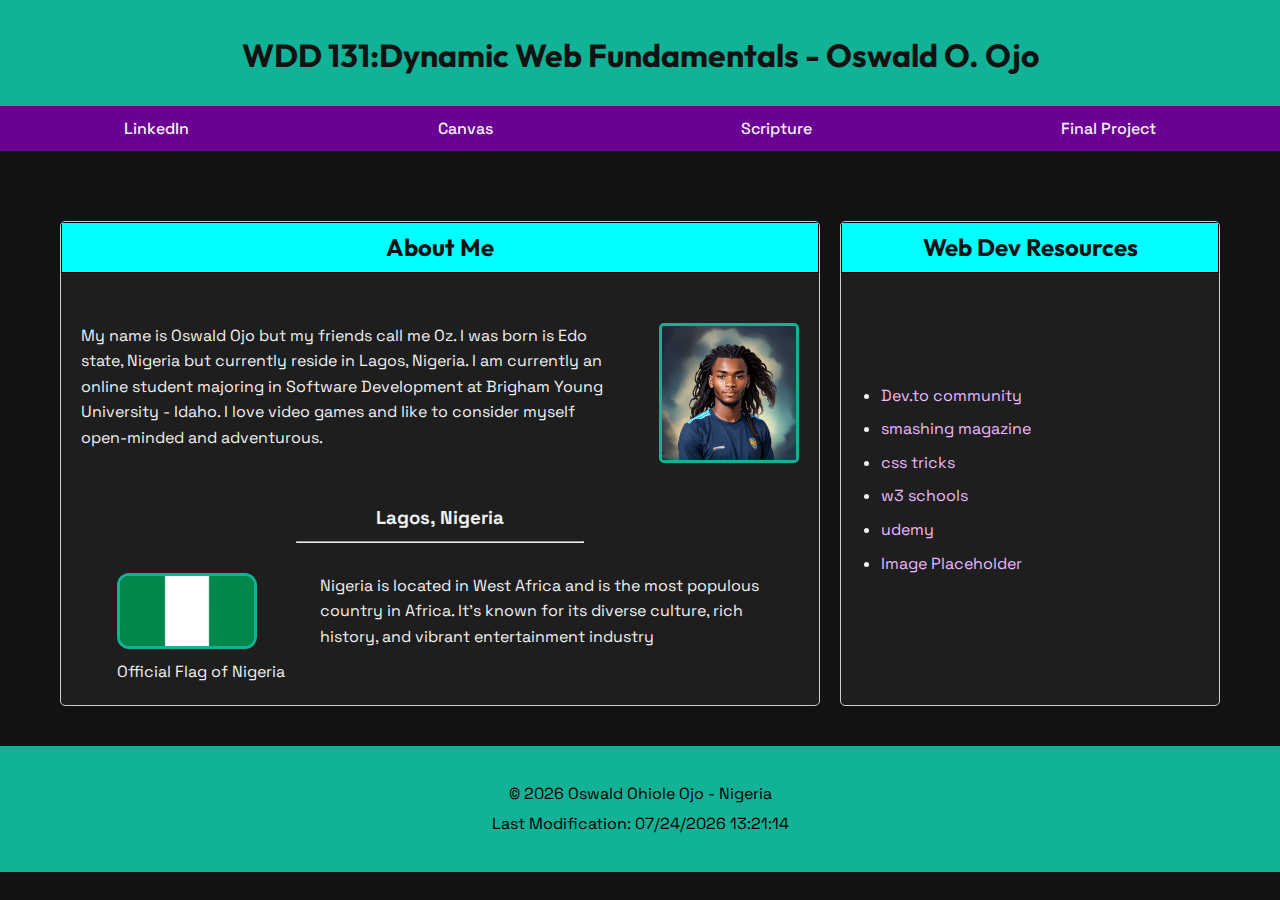
<file: index.html>
<!DOCTYPE html>
<html lang="en">
<head>
    <meta charset="UTF-8">
    <meta name="viewport" content="width=device-width, initial-scale=1.0">
    <title>WDD 131 – Dynamic Web Fundamentals - Oswald</title>
    <meta name="description" content="WDD 131 – Dynamic Web Fundamentals - Oswald - Responsive HTML CSS JAVASCRIPT homepage assignment showing pre-requisite knowledge">
    <meta name="author" content="Oswald - BYUI">
    <link rel="stylesheet" type="text/css" href="styles/base.css">
    <script src="./scripts/getdates.js" defer></script>
</head>
<body>
    <header>
        <h1>WDD 131:Dynamic Web Fundamentals - Oswald O. Ojo</h1>
        <nav>
            <ul>
                <li><a href="https://www.linkedin.com/in/oswaldojo/">LinkedIn</a></li>
                <li><a href="https://byupw.instructure.com/">Canvas</a></li>
                <li><a href="https://www.churchofjesuschrist.org/study/scriptures/nt/matt/11?lang=eng&id=p28#p28">Scripture</a></li>
                <li><a href="#">Final Project</a></li>
            </ul>
        </nav>
    </header>
    <main>
        <section class="card" id="about-me-section">
            <h2>About Me</h2>
            <div class="about-me-content">
                <p>My name is Oswald Ojo but my friends call me Oz. I was born is Edo state, Nigeria
                    but currently reside in Lagos, Nigeria. I am currently an online student majoring in
                    Software Development at Brigham Young University - Idaho. I love video games and like
                    to consider myself open-minded and adventurous.
                 </p>
                 <img class="profile-image" src="images/my-ai-image.webp" alt="an image of me" width="140" height="140">
            </div>
           <div class="location-section">
            <h3>Lagos, Nigeria</h3>
            <hr>
            <div class="flag-container">
                <img src="./images/nigerian-flag.webp" alt="Flag of Nigeria" width="140" height="140">
                <p class="flag-caption">Official Flag of Nigeria</p>
               </div>
            <p>Nigeria is located in West Africa and is the most populous country in Africa. 
                It's known for its diverse culture, rich history, and vibrant entertainment industry</p>
           </div>

        </section>

        <section class="card" id="web-dev-resources-section">
            <h2>Web Dev Resources</h2>
            <ul>
                <li><a href="#">Dev.to community</a></li>
                <li><a href="#">smashing magazine</a></li>
                <li><a href="#">css tricks</a></li>
                <li><a href="#">w3 schools</a></li>
                <li><a href="#">udemy</a></li>
                <li><a href="#">Image Placeholder</a></li>
            </ul>
        </section>
    </main>
    <footer>
        <p>© <span id="currentyear"></span> Oswald Ohiole Ojo - Nigeria</p>
        <p id="lastModified"></p>
    </footer>
</body>
</html>
</file>
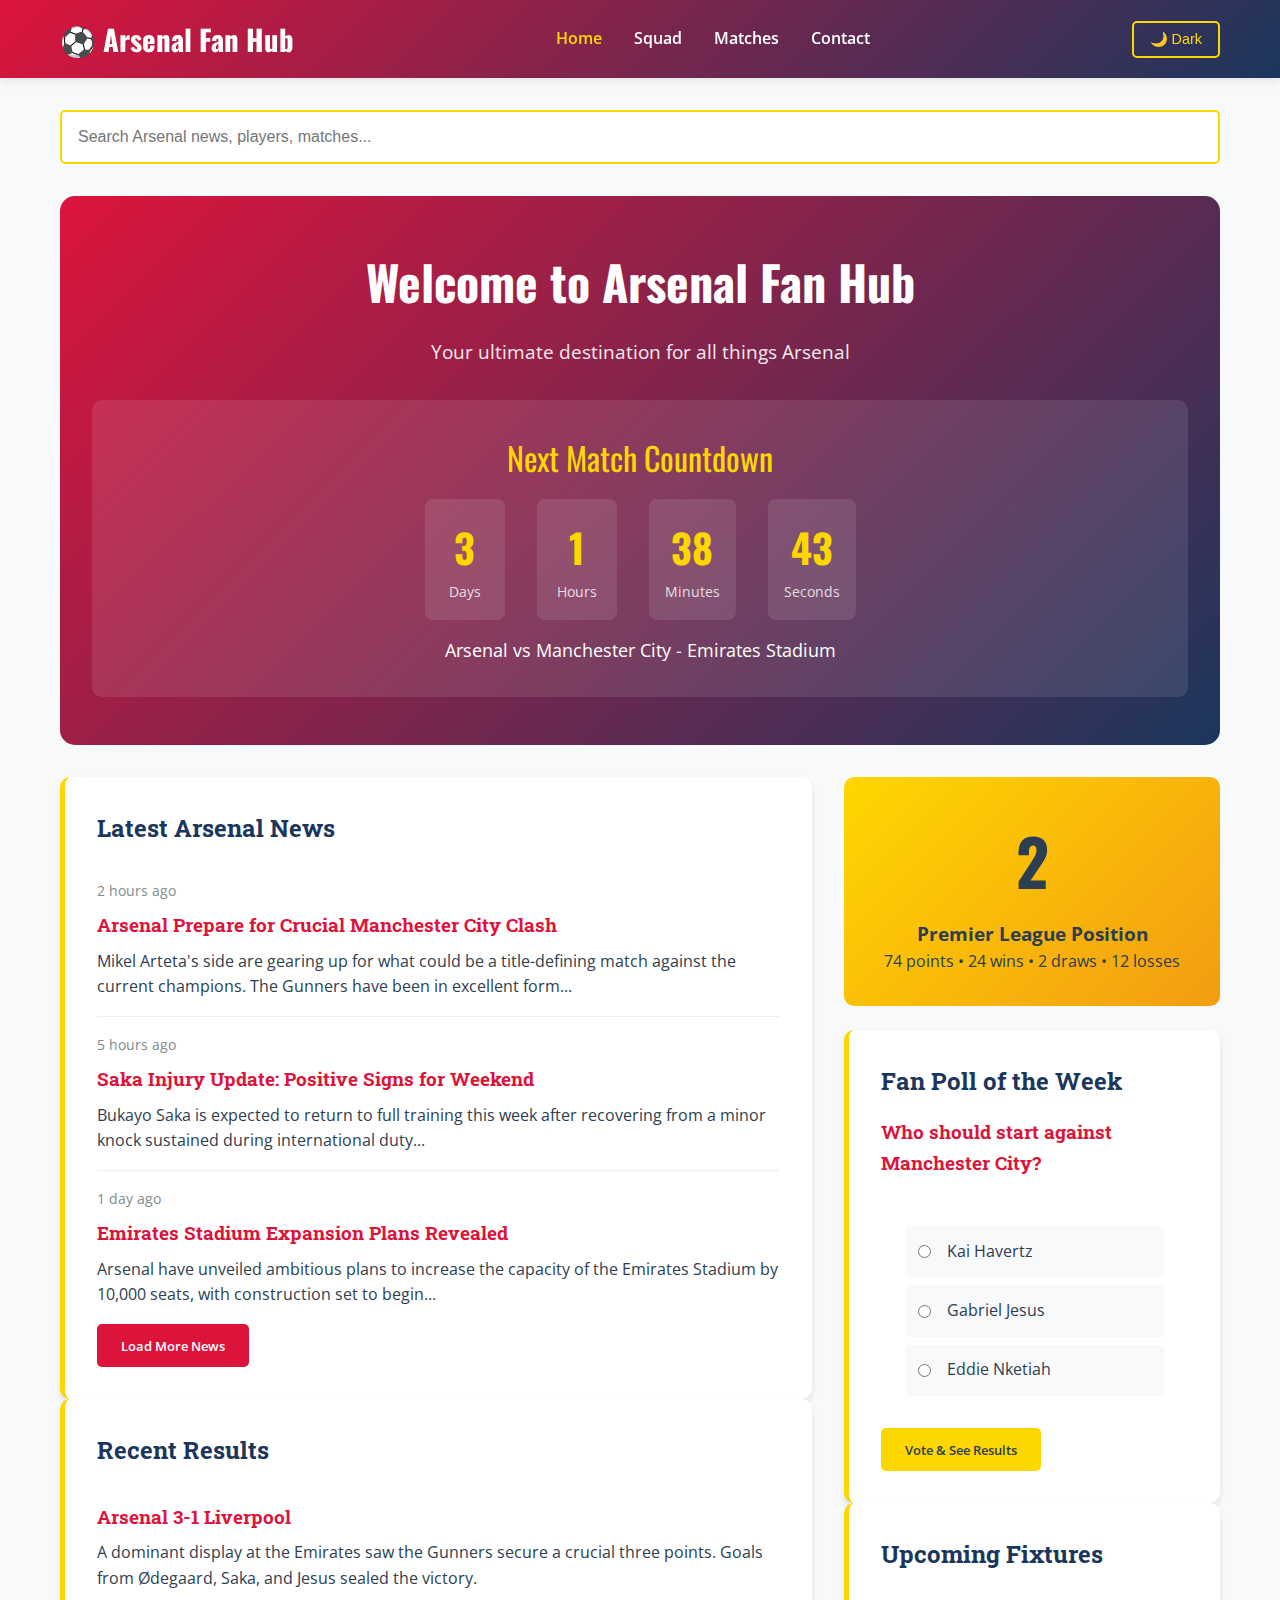
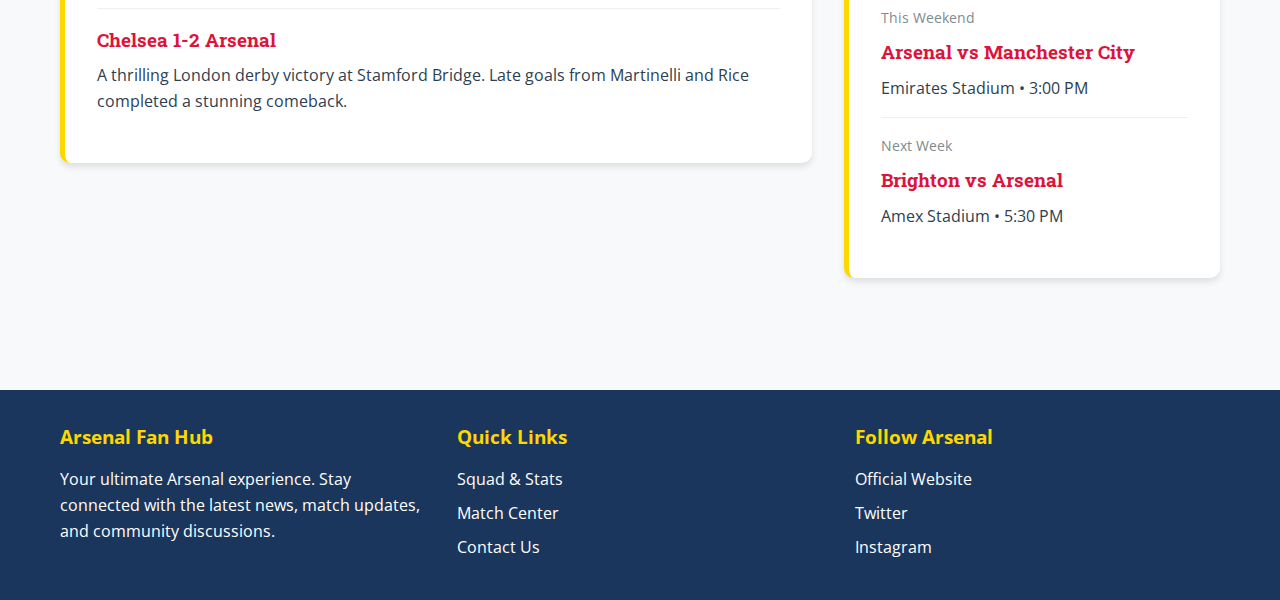
<file: Arsenal-Fan-Hub/index.html>
<!DOCTYPE html>
<html lang="en">
  <head>
    <meta charset="UTF-8" />
    <meta name="viewport" content="width=device-width, initial-scale=1.0" />
    <title>Arsenal Fan Hub - Home</title>
    <meta name="description" content="Your ultimate Arsenal Fan Hub for the latest news, match updates, player stats, and community discussions. Stay connected with everything Arsenal.">
    <meta name="author" content="Oswald Ojo">
    <link rel="preconnect" href="https://fonts.googleapis.com" />
    <link rel="preconnect" href="https://fonts.gstatic.com" crossorigin />
    <link
      href="https://fonts.googleapis.com/css2?family=Roboto+Slab:wght@400;700&family=Open+Sans:wght@400;600&family=Oswald:wght@500;700&display=swap"
      rel="stylesheet"
    />
    <link rel="stylesheet" href="styles/base.css" />
    <script src="scripts/home.js"></script>
  </head>
  <body>
    <header class="header">
      <div class="container">
        <div class="header-content">
          <a href="#" class="logo">⚽ Arsenal Fan Hub</a>
          <nav class="nav" id="nav">
            <a href="#" class="active">Home</a>
            <a href="squad.html">Squad</a>
            <a href="matches.html">Matches</a>
            <a href="contact.html">Contact</a>
          </nav>
          <button class="theme-toggle" onclick="toggleTheme()">🌙 Dark</button>
          <button class="mobile-menu" onclick="toggleMobileMenu()">☰</button>
        </div>
      </div>
    </header>

    <main class="main">
      <div class="container">
        <div class="search-container">
          <input
            type="text"
            class="search-input"
            placeholder="Search Arsenal news, players, matches..."
            id="searchInput"
            onkeyup="searchContent()"
          />
        </div>

        <section class="hero">
          <h1
            style="
              font-family: 'Oswald', sans-serif;
              font-size: 3rem;
              margin-bottom: 1rem;
            "
          >
            Welcome to Arsenal Fan Hub
          </h1>
          <p style="font-size: 1.2rem; opacity: 0.9">
            Your ultimate destination for all things Arsenal
          </p>

          <div class="countdown-container">
            <div class="countdown-title">Next Match Countdown</div>
            <div class="countdown" id="countdown">
              <div class="countdown-item">
                <span class="countdown-number" id="days">0</span>
                <span class="countdown-label">Days</span>
              </div>
              <div class="countdown-item">
                <span class="countdown-number" id="hours">0</span>
                <span class="countdown-label">Hours</span>
              </div>
              <div class="countdown-item">
                <span class="countdown-number" id="minutes">0</span>
                <span class="countdown-label">Minutes</span>
              </div>
              <div class="countdown-item">
                <span class="countdown-number" id="seconds">0</span>
                <span class="countdown-label">Seconds</span>
              </div>
            </div>
            <p style="margin-top: 1rem; font-size: 1.1rem">
              Arsenal vs Manchester City - Emirates Stadium
            </p>
          </div>
        </section>

        <div class="content-grid">
          <div class="main-content">
            <div class="card">
              <h2>Latest Arsenal News</h2>
              <div id="newsContainer">
                <div class="news-item">
                  <div class="news-meta">2 hours ago</div>
                  <h3>Arsenal Prepare for Crucial Manchester City Clash</h3>
                  <p>
                    Mikel Arteta's side are gearing up for what could be a
                    title-defining match against the current champions. The
                    Gunners have been in excellent form...
                  </p>
                </div>
                <div class="news-item">
                  <div class="news-meta">5 hours ago</div>
                  <h3>Saka Injury Update: Positive Signs for Weekend</h3>
                  <p>
                    Bukayo Saka is expected to return to full training this week
                    after recovering from a minor knock sustained during
                    international duty...
                  </p>
                </div>
                <div class="news-item">
                  <div class="news-meta">1 day ago</div>
                  <h3>Emirates Stadium Expansion Plans Revealed</h3>
                  <p>
                    Arsenal have unveiled ambitious plans to increase the
                    capacity of the Emirates Stadium by 10,000 seats, with
                    construction set to begin...
                  </p>
                </div>
              </div>
              <button class="btn" onclick="loadMoreNews()">
                Load More News
              </button>
            </div>

            <div class="card">
              <h2>Recent Results</h2>
              <div class="news-item">
                <h3>Arsenal 3-1 Liverpool</h3>
                <p>
                  A dominant display at the Emirates saw the Gunners secure a
                  crucial three points. Goals from Ødegaard, Saka, and Jesus
                  sealed the victory.
                </p>
              </div>
              <div class="news-item">
                <h3>Chelsea 1-2 Arsenal</h3>
                <p>
                  A thrilling London derby victory at Stamford Bridge. Late
                  goals from Martinelli and Rice completed a stunning comeback.
                </p>
              </div>
            </div>
          </div>

          <div class="sidebar">
            <div class="league-position">
              <div class="position-number">2</div>
              <h3>Premier League Position</h3>
              <p>74 points • 24 wins • 2 draws • 12 losses</p>
            </div>

            <div class="card">
              <h2>Fan Poll of the Week</h2>
              <h3>Who should start against Manchester City?</h3>
              <div class="poll-container">
                <div class="poll-option" onclick="vote('havertz')">
                  <input type="radio" name="poll" value="havertz" />
                  <span>Kai Havertz</span>
                </div>
                <div class="poll-option" onclick="vote('jesus')">
                  <input type="radio" name="poll" value="jesus" />
                  <span>Gabriel Jesus</span>
                </div>
                <div class="poll-option" onclick="vote('nketiah')">
                  <input type="radio" name="poll" value="nketiah" />
                  <span>Eddie Nketiah</span>
                </div>
              </div>
              <button class="btn btn-secondary" onclick="showPollResults()">
                Vote & See Results
              </button>
              <div class="poll-result" id="pollResults">
                <h4>Poll Results:</h4>
                <div>
                  Kai Havertz:
                  <div class="result-bar" style="width: 45%"></div>
                  45%
                </div>
                <div>
                  Gabriel Jesus:
                  <div class="result-bar" style="width: 35%"></div>
                  35%
                </div>
                <div>
                  Eddie Nketiah:
                  <div class="result-bar" style="width: 20%"></div>
                  20%
                </div>
              </div>
            </div>

            <div class="card">
              <h2>Upcoming Fixtures</h2>
              <div class="news-item">
                <div class="news-meta">This Weekend</div>
                <h3>Arsenal vs Manchester City</h3>
                <p>Emirates Stadium • 3:00 PM</p>
              </div>
              <div class="news-item">
                <div class="news-meta">Next Week</div>
                <h3>Brighton vs Arsenal</h3>
                <p>Amex Stadium • 5:30 PM</p>
              </div>
            </div>
          </div>
        </div>
      </div>
    </main>

    <footer class="footer">
      <div class="container">
        <div class="footer-content">
          <div>
            <h3>Arsenal Fan Hub</h3>
            <p>
              Your ultimate Arsenal experience. Stay connected with the latest
              news, match updates, and community discussions.
            </p>
          </div>
          <div>
            <h3>Quick Links</h3>
            <a href="#" style="display: block; margin: 0.5rem 0"
              >Squad & Stats</a
            >
            <a href="#" style="display: block; margin: 0.5rem 0"
              >Match Center</a
            >
            <a href="#" style="display: block; margin: 0.5rem 0">Contact Us</a>
          </div>
          <div>
            <h3>Follow Arsenal</h3>
            <a href="#" style="display: block; margin: 0.5rem 0"
              >Official Website</a
            >
            <a href="#" style="display: block; margin: 0.5rem 0">Twitter</a>
            <a href="#" style="display: block; margin: 0.5rem 0">Instagram</a>
          </div>
        </div>
      </div>
    </footer>
  </body>
</html>
</file>
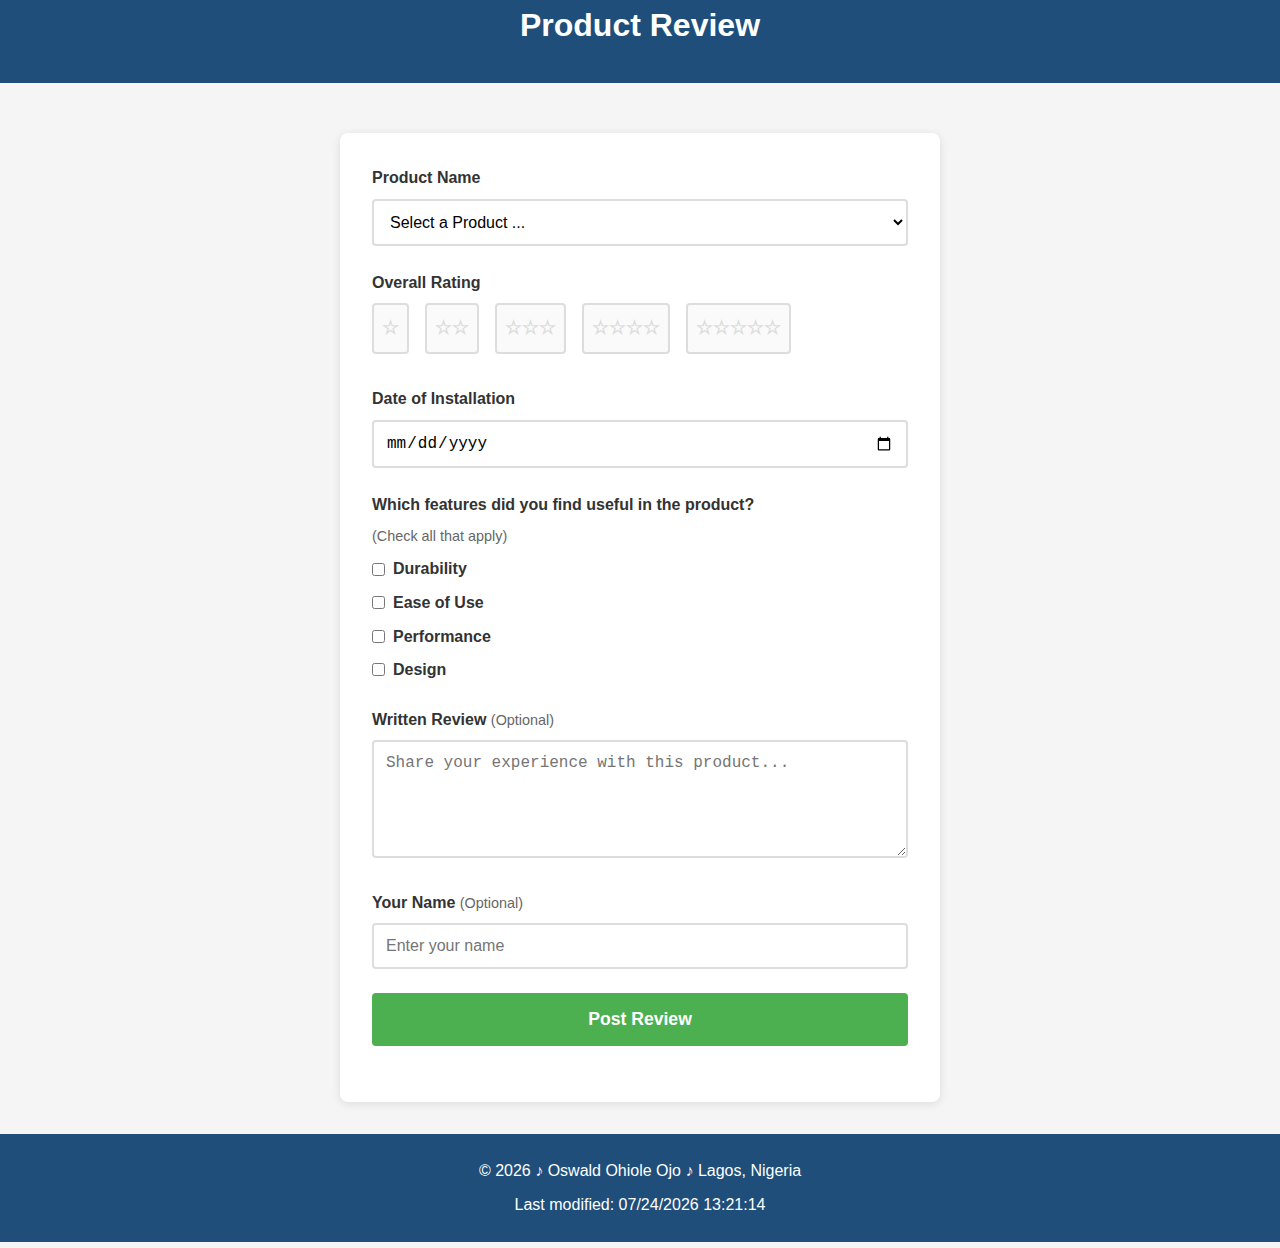
<file: form.html>
<!DOCTYPE html>
<html lang="en">
<head>
    <meta charset="UTF-8">
    <meta name="viewport" content="width=device-width, initial-scale=1.0">
    <meta name="description" content="WDD 131 - Dynamic Web Fundamentals - Oswald Ohiole Ojo - A portfolio page showcasing form validation">
    <meta name="author" content="Oswald Ohiole Ojo">
    <title>Product Review Form</title>
    <link rel="stylesheet" href="styles/form.css">
    <script src="scripts/form.js" defer></script>
</head>
<body>
 <header>
    <h1>Product Review</h1>
</header>
<main>
        <div class="form-container">
            <form id="reviewForm" method="get" action="review.html">
                
                <!-- Product Name -->
                <div class="form-group">
                    <label for="productName">Product Name</label>
                    <select id="productName" name="productName" required>
                        <option value="" disabled selected>Select a Product ...</option>
                        <!-- Options will be populated by JavaScript -->
                    </select>
                </div>

                <!-- Overall Rating -->
                <div class="form-group">
                    <label>Overall Rating</label>
                    <div class="rating-container">
                        <input type="radio" id="rating1" name="rating" value="1" required>
                        <label for="rating1" class="star-label">
                            <span class="star">☆</span>
                        </label>

                        <input type="radio" id="rating2" name="rating" value="2" required>
                        <label for="rating2" class="star-label">
                            <span class="star">☆</span>
                            <span class="star">☆</span>
                        </label>

                        <input type="radio" id="rating3" name="rating" value="3" required>
                        <label for="rating3" class="star-label">
                            <span class="star">☆</span>
                            <span class="star">☆</span>
                            <span class="star">☆</span>
                        </label>

                        <input type="radio" id="rating4" name="rating" value="4" required>
                        <label for="rating4" class="star-label">
                            <span class="star">☆</span>
                            <span class="star">☆</span>
                            <span class="star">☆</span>
                            <span class="star">☆</span>
                        </label>

                        <input type="radio" id="rating5" name="rating" value="5" required>
                        <label for="rating5" class="star-label">
                            <span class="star">☆</span>
                            <span class="star">☆</span>
                            <span class="star">☆</span>
                            <span class="star">☆</span>
                            <span class="star">☆</span>
                        </label>
                    </div>
                </div>

                <!-- Date of Installation -->
                <div class="form-group">
                    <label for="installDate">Date of Installation</label>
                    <input type="date" id="installDate" name="installDate" required>
                </div>

                <!-- Useful Features -->
                <div class="form-group">
                    <label>Which features did you find useful in the product?</label>
                    <p class="helper-text">(Check all that apply)</p>
                    <div class="checkbox-group">
                        <div class="checkbox-item">
                            <input type="checkbox" id="durability" name="features" value="Durability">
                            <label for="durability">Durability</label>
                        </div>
                        <div class="checkbox-item">
                            <input type="checkbox" id="easeOfUse" name="features" value="Ease of Use">
                            <label for="easeOfUse">Ease of Use</label>
                        </div>
                        <div class="checkbox-item">
                            <input type="checkbox" id="performance" name="features" value="Performance">
                            <label for="performance">Performance</label>
                        </div>
                        <div class="checkbox-item">
                            <input type="checkbox" id="design" name="features" value="Design">
                            <label for="design">Design</label>
                        </div>
                    </div>
                </div>

                <!-- Written Review -->
                <div class="form-group">
                    <label for="writtenReview">Written Review <span class="optional">(Optional)</span></label>
                    <textarea id="writtenReview" name="writtenReview" rows="5" placeholder="Share your experience with this product..."></textarea>
                </div>

                <!-- User Name -->
                <div class="form-group">
                    <label for="userName">Your Name <span class="optional">(Optional)</span></label>
                    <input type="text" id="userName" name="userName" placeholder="Enter your name">
                </div>

                <!-- Submit Button -->
                <div class="form-group">
                    <input type="submit" value="Post Review" class="submit-btn">
                </div>
            </form>
        </div>
    </main>

   
<footer>
    <p>&copy; <span id="currentYear"></span> &#9834; Oswald Ohiole Ojo &#9834; Lagos, Nigeria</p>
    <p id="lastModified"></p>
</footer>
</body>
</html>
</file>
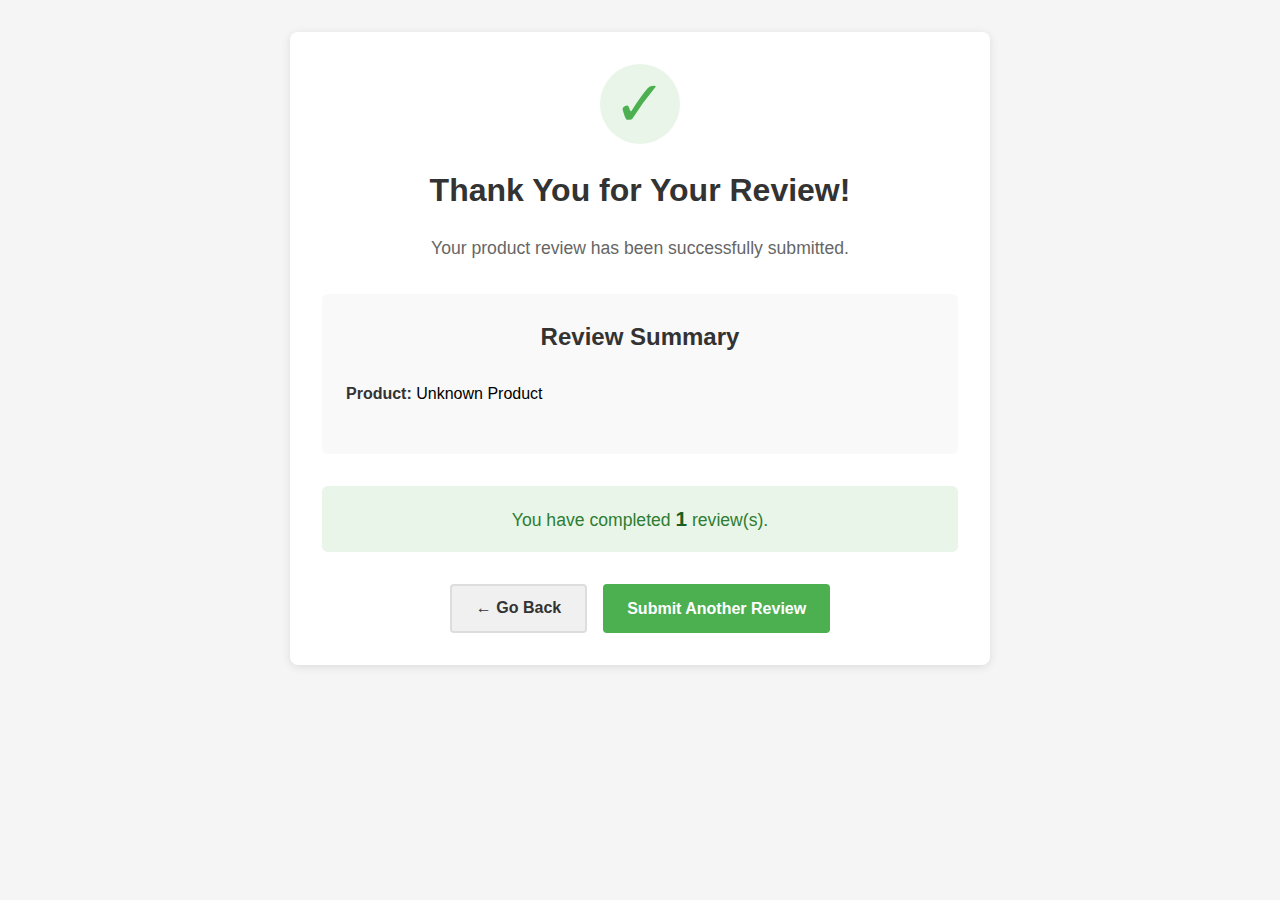
<file: review.html>
<!DOCTYPE html>
<html lang="en">
<head>
    <meta charset="UTF-8">
    <meta name="viewport" content="width=device-width, initial-scale=1.0">
    <meta name="description" content="WDD 131 - Dynamic Web Fundamentals - Oswald Ohiole Ojo - A confirmation page showcasing succesful form submission and preview of submitted review">
    <meta name="author" content="Oswald Ohiole Ojo">
    <title>Review Submitted - Thank You!</title>
    <link rel="stylesheet" href="styles/review.css">
    <script src="scripts/review.js" defer></script>
</head>
<body>
     <main>
        <div class="confirmation-container">
            <div class="success-icon">✓</div>
            <h1>Thank You for Your Review!</h1>
            <p class="confirmation-message">Your product review has been successfully submitted.</p>
            
            <div class="review-summary">
                <h2>Review Summary</h2>
                <div id="reviewDetails">
                    <!-- Review details will be populated by JavaScript -->
                </div>
            </div>

            <div class="counter-section">
                <p class="counter-text">
                    You have completed <span id="reviewCount" class="counter-number">0</span> review(s).
                </p>
            </div>

            <div class="action-buttons">
                <button onclick="window.history.back()" class="btn btn-secondary">← Go Back</button>
                <a href="form.html" class="btn btn-primary">Submit Another Review</a>
            </div>
        </div>
    </main>
</body>
</html>
</file>
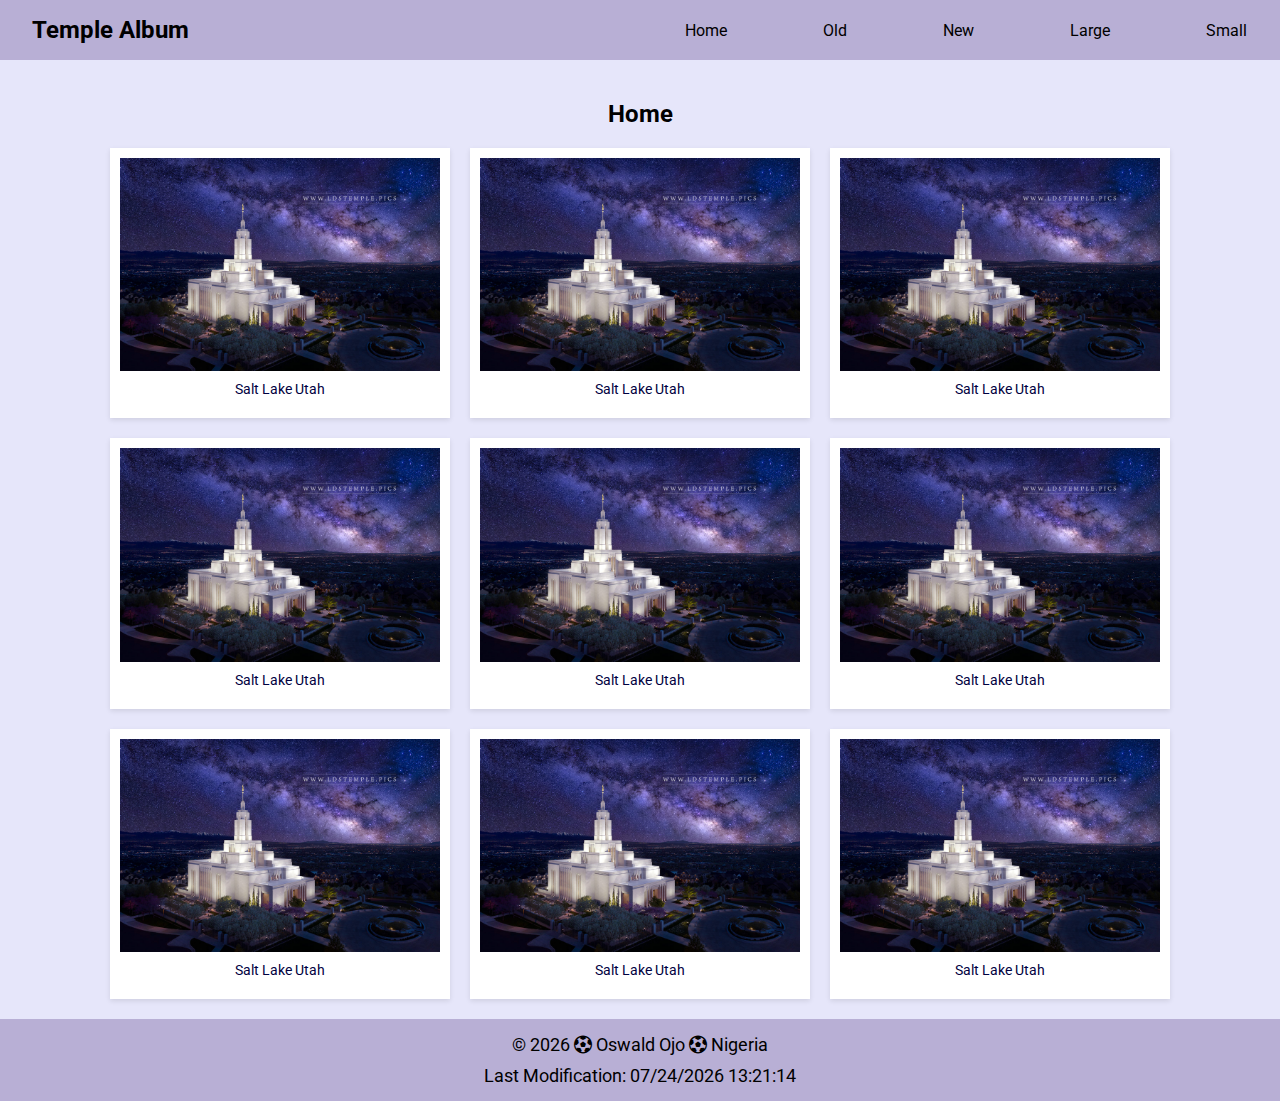
<file: temples.html>
<!DOCTYPE html>
<html lang="en">
<head>
    <meta charset="UTF-8">
    <meta name="viewport" content="width=device-width, initial-scale=1.0">
    <meta name="author" content="Oswald">
    <meta name="description" content="A responsive web design project showcasing a picture album with a 'hamburger' menu, adapting seamlessly to various screen sizes..">
    <link rel="stylesheet" href="styles/temples.css">
    <link rel="stylesheet" href="styles/temples-large.css">
    <link rel="stylesheet" href="https://cdnjs.cloudflare.com/ajax/libs/font-awesome/4.7.0/css/font-awesome.min.css">
    <link rel="preconnect" href="https://fonts.googleapis.com">
    <link rel="preconnect" href="https://fonts.gstatic.com" crossorigin>
    <link href="https://fonts.googleapis.com/css2?family=Roboto:wght@400;700&display=swap" rel="stylesheet">
    <script src="scripts/temples.js" defer></script>
    <title>WDD131 - Picture Album</title>
</head>
<body>
    <header>
        <h1>Temple Album</h1>
        <button class="menu-toggle">
            <span class="hamburger">☰</span>
            <span class="close hidden">✕</span>
        </button>
        <nav>
            <ul class="navigation">
                <li><a href="#">Home</a></li>
                <li><a href="#">Old</a></li>
                <li><a href="#">New</a></li>
                <li><a href="#">Large</a></li>
                <li><a href="#">Small</a></li>
            </ul>
        </nav>
    </header>
    <main>
        <h2>Home</h2>
        <figure>
            <img src="images/temple_image.jpg" alt="">
            <figcaption>Salt Lake Utah</figcaption>
        </figure>
        <figure>
            <img src="images/temple_image.jpg" alt="">
            <figcaption>Salt Lake Utah</figcaption>
        </figure>
        <figure>
            <img src="images/temple_image.jpg" alt="">
            <figcaption>Salt Lake Utah</figcaption>
        </figure>
        <figure>
            <img src="images/temple_image.jpg" alt="">
            <figcaption>Salt Lake Utah</figcaption>
        </figure>
        <figure>
            <img src="images/temple_image.jpg" alt="">
            <figcaption>Salt Lake Utah</figcaption>
        </figure>
        <figure>
            <img src="images/temple_image.jpg" alt="">
            <figcaption>Salt Lake Utah</figcaption>
        </figure>
        <figure>
            <img src="images/temple_image.jpg" alt="">
            <figcaption>Salt Lake Utah</figcaption>
        </figure>
        <figure>
            <img src="images/temple_image.jpg" alt="">
            <figcaption>Salt Lake Utah</figcaption>
        </figure>
        <figure>
            <img src="images/temple_image.jpg" alt="">
            <figcaption>Salt Lake Utah</figcaption>
        </figure>
    </main>
    <footer>
        <p>
            © <span id="currentyear"></span> <i class="fa fa-futbol-o"></i>  Oswald
            Ojo  <i class="fa fa-futbol-o" aria-hidden="true"></i> Nigeria
          </p>
          <p id="lastModified"></p>
    </footer>
</body>
</html>
</file>
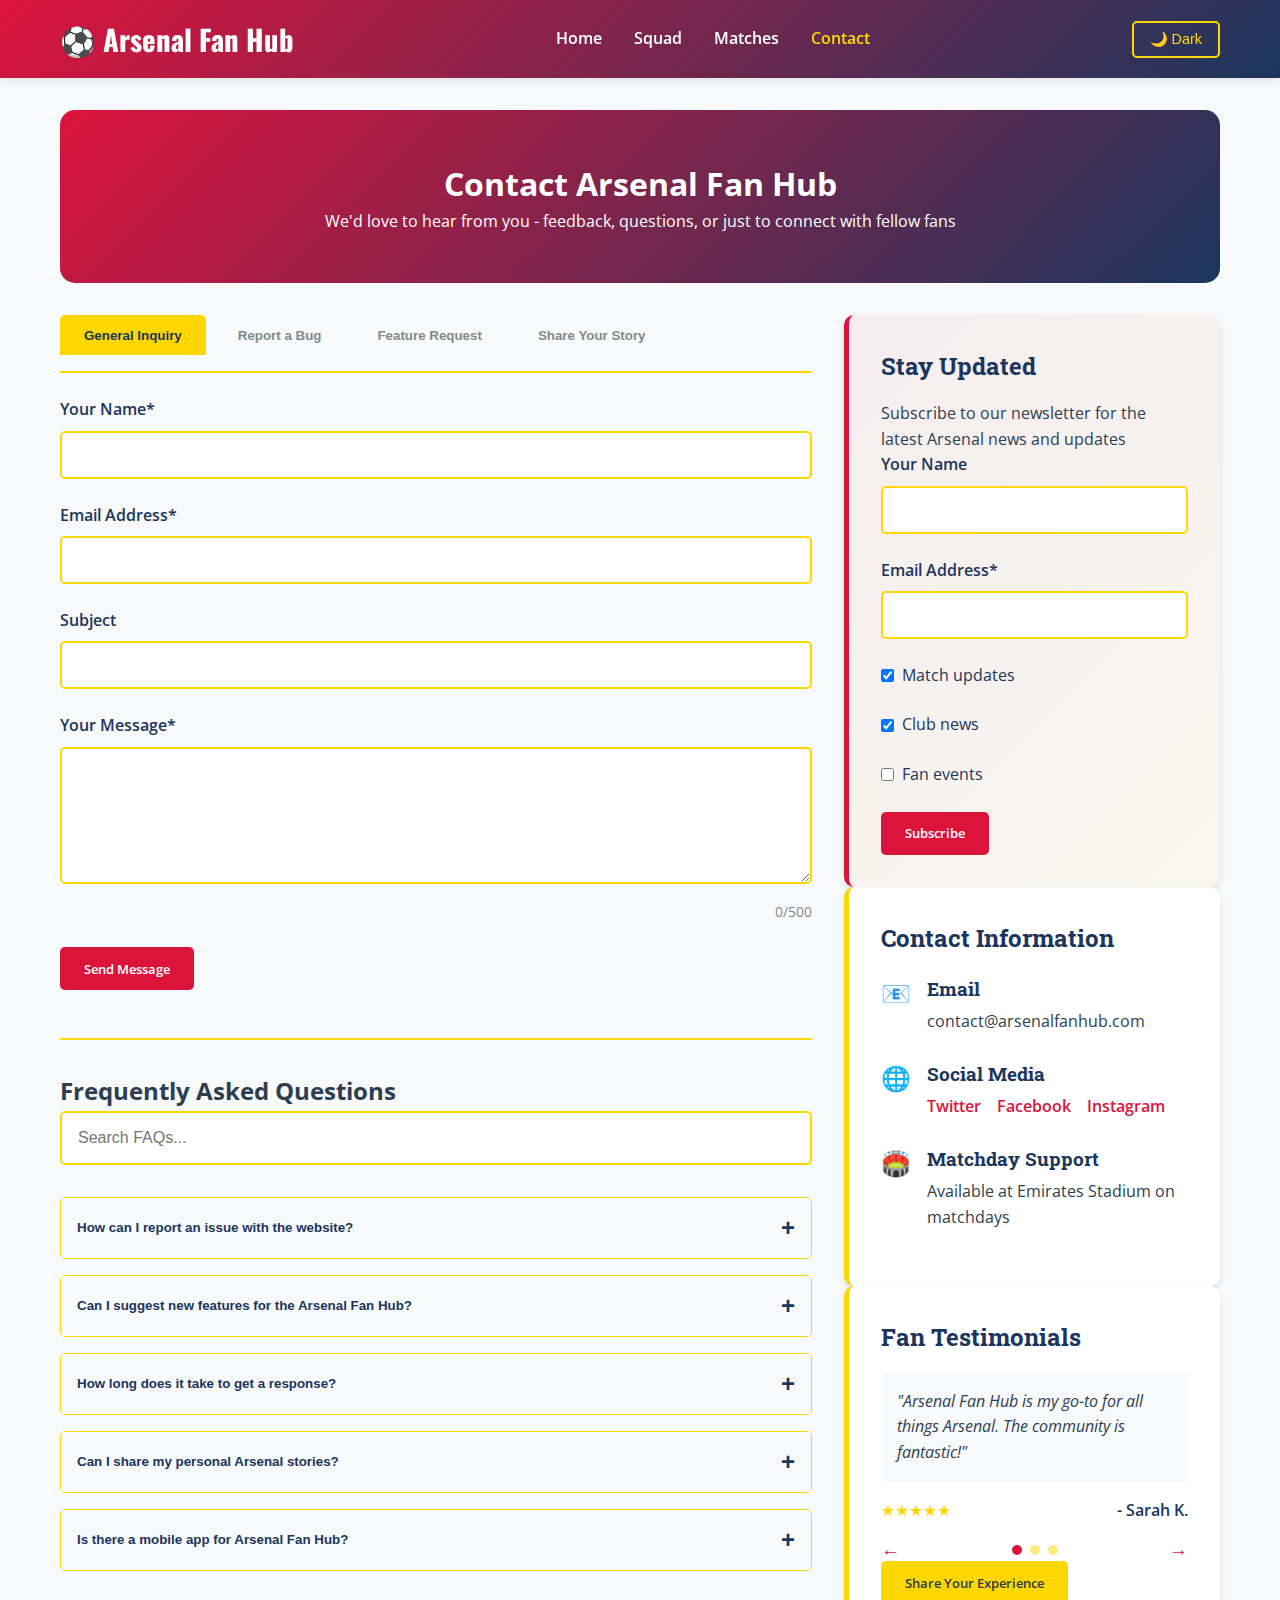
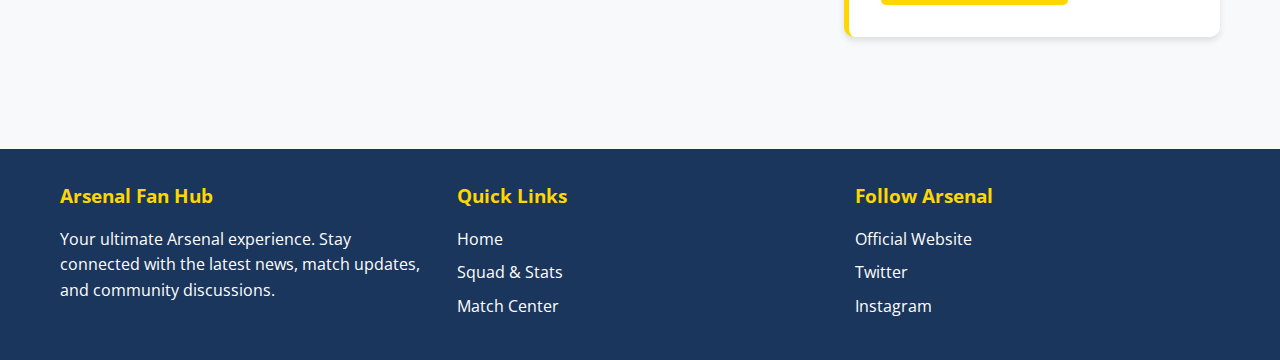
<file: Arsenal-Fan-Hub/contact.html>
<!DOCTYPE html>
<html lang="en">
<head>
    <meta charset="UTF-8">
    <meta name="viewport" content="width=device-width, initial-scale=1.0">
    <title>Arsenal Fan Hub - Contact Us</title>
    <link rel="preconnect" href="https://fonts.googleapis.com">
    <link rel="preconnect" href="https://fonts.gstatic.com" crossorigin>
    <link href="https://fonts.googleapis.com/css2?family=Roboto+Slab:wght@400;700&family=Open+Sans:wght@400;600&family=Oswald:wght@500;700&display=swap" rel="stylesheet">
    <link rel="stylesheet" href="styles/base.css">
    <link rel="stylesheet" href="styles/contact.css">
    <script src="scripts/contact.js" defer></script>
</head>
<body>
    <header class="header">
        <div class="container">
            <div class="header-content">
                <a href="index.html" class="logo">⚽ Arsenal Fan Hub</a>
                <nav class="nav" id="nav">
                    <a href="index.html">Home</a>
                    <a href="squad.html">Squad</a>
                    <a href="matches.html">Matches</a>
                    <a href="contact.html" class="active">Contact</a>
                </nav>
                <button class="theme-toggle" onclick="toggleTheme()">🌙 Dark</button>
                <button class="mobile-menu" onclick="toggleMobileMenu()">☰</button>
            </div>
        </div>
    </header>

    <main class="main">
        <div class="container">
            <section class="hero">
                <h1>Contact Arsenal Fan Hub</h1>
                <p>We'd love to hear from you - feedback, questions, or just to connect with fellow fans</p>
            </section>

            <div class="content-grid contact-grid">
                <div class="main-content">
                    <!-- Contact Form Tabs -->
                    <div class="form-tabs">
                        <button class="form-tab active" data-form="general">General Inquiry</button>
                        <button class="form-tab" data-form="bug">Report a Bug</button>
                        <button class="form-tab" data-form="feature">Feature Request</button>
                        <button class="form-tab" data-form="story">Share Your Story</button>
                    </div>

                    <!-- Forms Container -->
                    <div class="forms-container">
                        <!-- General Contact Form -->
                        <form id="general-form" class="contact-form active">
                            <div class="form-group">
                                <label for="name">Your Name*</label>
                                <input type="text" id="name" name="name" required>
                                <div class="error-message" id="name-error"></div>
                            </div>
                            <div class="form-group">
                                <label for="email">Email Address*</label>
                                <input type="email" id="email" name="email" required>
                                <div class="error-message" id="email-error"></div>
                            </div>
                            <div class="form-group">
                                <label for="subject">Subject</label>
                                <input type="text" id="subject" name="subject">
                            </div>
                            <div class="form-group">
                                <label for="message">Your Message*</label>
                                <textarea id="message" name="message" rows="6" required></textarea>
                                <div class="error-message" id="message-error"></div>
                                <div class="char-counter"><span id="message-count">0</span>/500</div>
                            </div>
                            <button type="submit" class="btn">Send Message</button>
                        </form>

                        <!-- Bug Report Form -->
                        <form id="bug-form" class="contact-form">
                            <div class="form-group">
                                <label for="bug-name">Your Name*</label>
                                <input type="text" id="bug-name" name="name" required>
                                <div class="error-message" id="bug-name-error"></div>
                            </div>
                            <div class="form-group">
                                <label for="bug-email">Email Address*</label>
                                <input type="email" id="bug-email" name="email" required>
                                <div class="error-message" id="bug-email-error"></div>
                            </div>
                            <div class="form-group">
                                <label for="bug-page">Where did you encounter the issue?*</label>
                                <input type="text" id="bug-page" name="page" required>
                                <div class="error-message" id="bug-page-error"></div>
                            </div>
                            <div class="form-group">
                                <label for="bug-description">Describe the issue*</label>
                                <textarea id="bug-description" name="description" rows="6" required></textarea>
                                <div class="error-message" id="bug-description-error"></div>
                                <div class="char-counter"><span id="bug-description-count">0</span>/500</div>
                            </div>
                            <div class="form-group">
                                <label for="bug-screenshot">Screenshot (optional)</label>
                                <input type="file" id="bug-screenshot" name="screenshot" accept="image/*">
                            </div>
                            <button type="submit" class="btn">Report Bug</button>
                        </form>

                        <!-- Feature Request Form -->
                        <form id="feature-form" class="contact-form">
                            <div class="form-group">
                                <label for="feature-name">Your Name*</label>
                                <input type="text" id="feature-name" name="name" required>
                                <div class="error-message" id="feature-name-error"></div>
                            </div>
                            <div class="form-group">
                                <label for="feature-email">Email Address*</label>
                                <input type="email" id="feature-email" name="email" required>
                                <div class="error-message" id="feature-email-error"></div>
                            </div>
                            <div class="form-group">
                                <label for="feature-title">Feature Title*</label>
                                <input type="text" id="feature-title" name="title" required>
                                <div class="error-message" id="feature-title-error"></div>
                            </div>
                            <div class="form-group">
                                <label for="feature-description">Describe your feature idea*</label>
                                <textarea id="feature-description" name="description" rows="6" required></textarea>
                                <div class="error-message" id="feature-description-error"></div>
                                <div class="char-counter"><span id="feature-description-count">0</span>/500</div>
                            </div>
                            <div class="form-group">
                                <label for="feature-benefit">How would this benefit fans?*</label>
                                <textarea id="feature-benefit" name="benefit" rows="4" required></textarea>
                                <div class="error-message" id="feature-benefit-error"></div>
                            </div>
                            <button type="submit" class="btn">Submit Feature Request</button>
                        </form>

                        <!-- Fan Story Form -->
                        <form id="story-form" class="contact-form">
                            <div class="form-group">
                                <label for="story-name">Your Name*</label>
                                <input type="text" id="story-name" name="name" required>
                                <div class="error-message" id="story-name-error"></div>
                            </div>
                            <div class="form-group">
                                <label for="story-email">Email Address*</label>
                                <input type="email" id="story-email" name="email" required>
                                <div class="error-message" id="story-email-error"></div>
                            </div>
                            <div class="form-group">
                                <label for="story-title">Story Title*</label>
                                <input type="text" id="story-title" name="title" required>
                                <div class="error-message" id="story-title-error"></div>
                            </div>
                            <div class="form-group">
                                <label for="story-content">Your Arsenal Story*</label>
                                <textarea id="story-content" name="content" rows="8" required></textarea>
                                <div class="error-message" id="story-content-error"></div>
                                <div class="char-counter"><span id="story-content-count">0</span>/1000</div>
                            </div>
                            <div class="form-group">
                                <label for="story-photo">Photo (optional)</label>
                                <input type="file" id="story-photo" name="photo" accept="image/*">
                            </div>
                            <div class="form-group checkbox-group">
                                <input type="checkbox" id="story-consent" name="consent" required>
                                <label for="story-consent">I agree to have my story shared on Arsenal Fan Hub*</label>
                                <div class="error-message" id="story-consent-error"></div>
                            </div>
                            <button type="submit" class="btn">Share Your Story</button>
                        </form>
                    </div>

                    <!-- Form Success Message -->
                    <div id="form-success" class="success-message">
                        <div class="success-icon">✓</div>
                        <h3>Thank You!</h3>
                        <p>Your message has been sent successfully. We'll get back to you soon.</p>
                        <button class="btn btn-secondary" onclick="resetForm()">Send Another Message</button>
                    </div>

                    <!-- FAQ Section -->
                    <div class="faq-section">
                        <h2>Frequently Asked Questions</h2>
                        <div class="search-container">
                            <input type="text" class="search-input" placeholder="Search FAQs..." id="faq-search">
                        </div>
                        <div class="faq-accordion">
                            <div class="faq-item">
                                <button class="faq-question">How can I report an issue with the website?</button>
                                <div class="faq-answer">
                                    <p>You can report any issues using our Bug Report form above. Please include as much detail as possible about the problem, including which page you were on and what you were trying to do when the issue occurred.</p>
                                </div>
                            </div>
                            <div class="faq-item">
                                <button class="faq-question">Can I suggest new features for the Arsenal Fan Hub?</button>
                                <div class="faq-answer">
                                    <p>Absolutely! We welcome all feature suggestions. Use the Feature Request form to share your ideas with us. Tell us what you'd like to see and how it would improve your experience as a fan.</p>
                                </div>
                            </div>
                            <div class="faq-item">
                                <button class="faq-question">How long does it take to get a response?</button>
                                <div class="faq-answer">
                                    <p>We aim to respond to all inquiries within 48 hours. During busy match periods, it may take slightly longer. For urgent issues, please mention "URGENT" in your subject line.</p>
                                </div>
                            </div>
                            <div class="faq-item">
                                <button class="faq-question">Can I share my personal Arsenal stories?</button>
                                <div class="faq-answer">
                                    <p>Yes! We love hearing from fans about their Arsenal experiences. Use the Share Your Story form to submit your memories, and with your permission, we may feature them on our site.</p>
                                </div>
                            </div>
                            <div class="faq-item">
                                <button class="faq-question">Is there a mobile app for Arsenal Fan Hub?</button>
                                <div class="faq-answer">
                                    <p>Not currently, but our website is fully responsive and works great on mobile devices. If we develop an app in the future, we'll announce it through our newsletter.</p>
                                </div>
                            </div>
                        </div>
                    </div>
                </div>

                <div class="sidebar">
                    <!-- Newsletter Signup -->
                    <div class="card newsletter-card">
                        <h2>Stay Updated</h2>
                        <p>Subscribe to our newsletter for the latest Arsenal news and updates</p>
                        <form id="newsletter-form">
                            <div class="form-group">
                                <label for="newsletter-name">Your Name</label>
                                <input type="text" id="newsletter-name" name="name">
                            </div>
                            <div class="form-group">
                                <label for="newsletter-email">Email Address*</label>
                                <input type="email" id="newsletter-email" name="email" required>
                                <div class="error-message" id="newsletter-email-error"></div>
                            </div>
                            <div class="form-group checkbox-group">
                                <input type="checkbox" id="newsletter-updates" name="updates" checked>
                                <label for="newsletter-updates">Match updates</label>
                            </div>
                            <div class="form-group checkbox-group">
                                <input type="checkbox" id="newsletter-news" name="news" checked>
                                <label for="newsletter-news">Club news</label>
                            </div>
                            <div class="form-group checkbox-group">
                                <input type="checkbox" id="newsletter-events" name="events">
                                <label for="newsletter-events">Fan events</label>
                            </div>
                            <button type="submit" class="btn">Subscribe</button>
                        </form>
                        <div id="newsletter-success" class="success-message">
                            <div class="success-icon">✓</div>
                            <h3>Subscribed!</h3>
                            <p>Thank you for joining our newsletter.</p>
                        </div>
                    </div>

                    <!-- Contact Info -->
                    <div class="card contact-info">
                        <h2>Contact Information</h2>
                        <div class="contact-method">
                            <div class="contact-icon">📧</div>
                            <div>
                                <h3>Email</h3>
                                <p>contact@arsenalfanhub.com</p>
                            </div>
                        </div>
                        <div class="contact-method">
                            <div class="contact-icon">🌐</div>
                            <div>
                                <h3>Social Media</h3>
                                <div class="social-links">
                                    <a href="#" class="social-link">Twitter</a>
                                    <a href="#" class="social-link">Facebook</a>
                                    <a href="#" class="social-link">Instagram</a>
                                </div>
                            </div>
                        </div>
                        <div class="contact-method">
                            <div class="contact-icon">🏟️</div>
                            <div>
                                <h3>Matchday Support</h3>
                                <p>Available at Emirates Stadium on matchdays</p>
                            </div>
                        </div>
                    </div>

                    <!-- Testimonials -->
                    <div class="card testimonials">
                        <h2>Fan Testimonials</h2>
                        <div class="testimonial-slider">
                            <div class="testimonial active">
                                <div class="testimonial-content">
                                    "Arsenal Fan Hub is my go-to for all things Arsenal. The community is fantastic!"
                                </div>
                                <div class="testimonial-author">
                                    <div class="author-rating">★★★★★</div>
                                    <div class="author-name">- Sarah K.</div>
                                </div>
                            </div>
                            <div class="testimonial">
                                <div class="testimonial-content">
                                    "I reported a bug and the team fixed it within a day. Amazing support!"
                                </div>
                                <div class="testimonial-author">
                                    <div class="author-rating">★★★★☆</div>
                                    <div class="author-name">- James L.</div>
                                </div>
                            </div>
                            <div class="testimonial">
                                <div class="testimonial-content">
                                    "The newsletter keeps me updated with everything I need to know. COYG!"
                                </div>
                                <div class="testimonial-author">
                                    <div class="author-rating">★★★★★</div>
                                    <div class="author-name">- Mohammed R.</div>
                                </div>
                            </div>
                        </div>
                        <div class="testimonial-controls">
                            <button class="testimonial-prev">←</button>
                            <div class="testimonial-dots">
                                <span class="dot active"></span>
                                <span class="dot"></span>
                                <span class="dot"></span>
                            </div>
                            <button class="testimonial-next">→</button>
                        </div>
                        <button class="btn btn-secondary" onclick="showTestimonialForm()">Share Your Experience</button>
                    </div>
                </div>
            </div>
        </div>
    </main>

    <footer class="footer">
        <div class="container">
            <div class="footer-content">
                <div>
                    <h3>Arsenal Fan Hub</h3>
                    <p>Your ultimate Arsenal experience. Stay connected with the latest news, match updates, and community discussions.</p>
                </div>
                <div>
                    <h3>Quick Links</h3>
                    <a href="index.html" style="display: block; margin: 0.5rem 0;">Home</a>
                    <a href="squad.html" style="display: block; margin: 0.5rem 0;">Squad & Stats</a>
                    <a href="matches.html" style="display: block; margin: 0.5rem 0;">Match Center</a>
                </div>
                <div>
                    <h3>Follow Arsenal</h3>
                    <a href="#" style="display: block; margin: 0.5rem 0;">Official Website</a>
                    <a href="#" style="display: block; margin: 0.5rem 0;">Twitter</a>
                    <a href="#" style="display: block; margin: 0.5rem 0;">Instagram</a>
                </div>
            </div>
        </div>
    </footer>
</body>
</html>
</file>
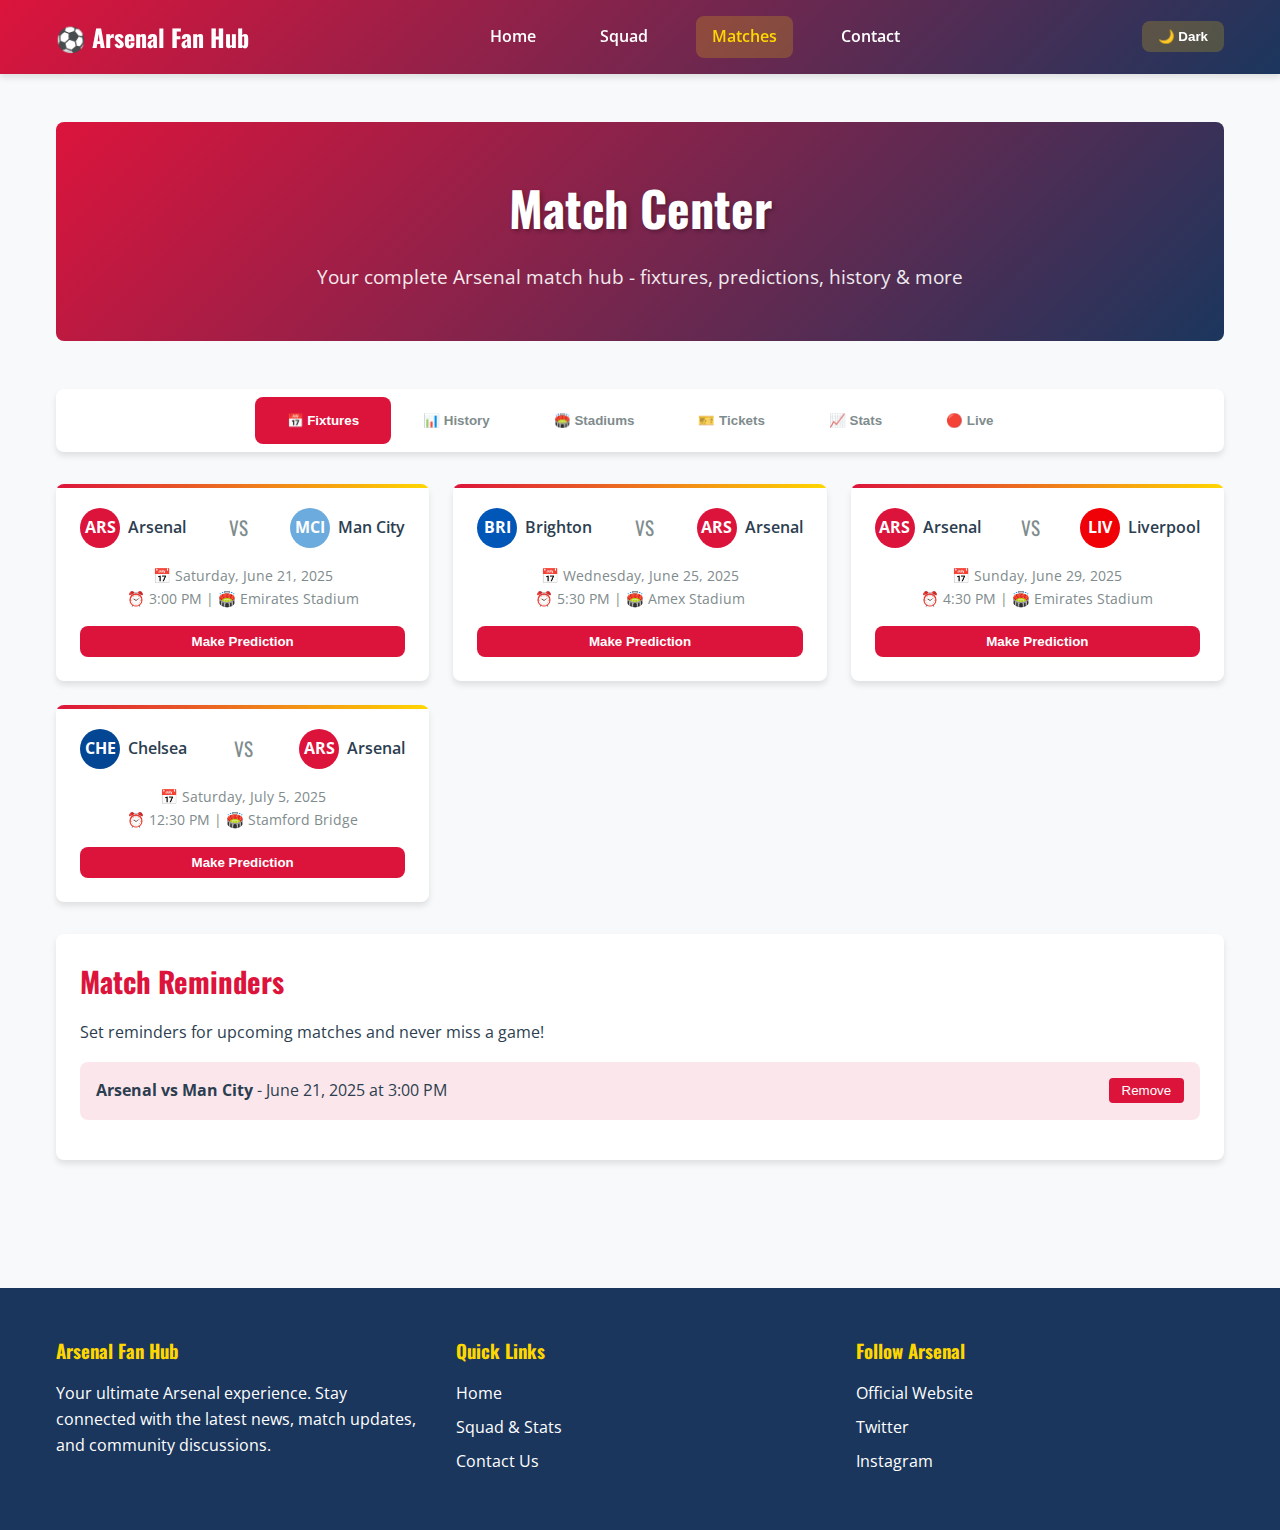
<file: Arsenal-Fan-Hub/matches.html>
<!DOCTYPE html>
<html lang="en">
<head>
    <meta charset="UTF-8">
    <meta name="viewport" content="width=device-width, initial-scale=1.0">
    <title>Arsenal Fan Hub - Match Center</title>
    <link rel="preconnect" href="https://fonts.googleapis.com">
    <link rel="preconnect" href="https://fonts.gstatic.com" crossorigin>
    <link href="https://fonts.googleapis.com/css2?family=Roboto+Slab:wght@400;700&family=Open+Sans:wght@400;600&family=Oswald:wght@500;700&display=swap" rel="stylesheet">
    <link rel="stylesheet" href="styles/matches.css">
    <script src="scripts/matches.js" defer></script>
</head>
<body>
    <header class="header">
        <div class="container">
            <div class="header-content">
                <a href="index.html" class="logo">⚽ Arsenal Fan Hub</a>
                <nav class="nav" id="nav">
                    <a href="index.html">Home</a>
                    <a href="squad.html">Squad</a>
                    <a href="matches.html" class="active">Matches</a>
                    <a href="contact.html" onclick="showContact()">Contact</a>
                </nav>
                <button class="theme-toggle" onclick="toggleTheme()">🌙 Dark</button>
                <button class="mobile-menu" onclick="toggleMobileMenu()">☰</button>
            </div>
        </div>
    </header>

    <main class="main">
        <div class="container">
            <div class="page-header">
                <h1>Match Center</h1>
                <p>Your complete Arsenal match hub - fixtures, predictions, history & more</p>
            </div>

            <div class="tabs">
                <button class="tab active" onclick="showTab('fixtures')">📅 Fixtures</button>
                <button class="tab" onclick="showTab('history')">📊 History</button>
                <button class="tab" onclick="showTab('stadiums')">🏟️ Stadiums</button>
                <button class="tab" onclick="showTab('tickets')">🎫 Tickets</button>
                <button class="tab" onclick="showTab('stats')">📈 Stats</button>
                <button class="tab" onclick="showTab('live')">🔴 Live</button>
            </div>

            <!-- Fixtures Tab -->
            <div id="fixtures" class="tab-content active">
                <div class="fixtures-grid">
                    <div class="fixture-card">
                        <div class="fixture-teams">
                            <div class="team">
                                <div class="team-logo">ARS</div>
                                <span>Arsenal</span>
                            </div>
                            <div class="vs">VS</div>
                            <div class="team">
                                <div class="team-logo" style="background: #6CABDD;">MCI</div>
                                <span>Man City</span>
                            </div>
                        </div>
                        <div class="fixture-info">
                            <div>📅 Saturday, June 21, 2025</div>
                            <div>⏰ 3:00 PM | 🏟️ Emirates Stadium</div>
                        </div>
                        <button class="predict-btn" onclick="showPredictionModal('Arsenal vs Man City', 'June 21')">Make Prediction</button>
                    </div>

                    <div class="fixture-card">
                        <div class="fixture-teams">
                            <div class="team">
                                <div class="team-logo" style="background: #0057B8;">BRI</div>
                                <span>Brighton</span>
                            </div>
                            <div class="vs">VS</div>
                            <div class="team">
                                <div class="team-logo">ARS</div>
                                <span>Arsenal</span>
                            </div>
                        </div>
                        <div class="fixture-info">
                            <div>📅 Wednesday, June 25, 2025</div>
                            <div>⏰ 5:30 PM | 🏟️ Amex Stadium</div>
                        </div>
                        <button class="predict-btn" onclick="showPredictionModal('Brighton vs Arsenal', 'June 25')">Make Prediction</button>
                    </div>

                    <div class="fixture-card">
                        <div class="fixture-teams">
                            <div class="team">
                                <div class="team-logo">ARS</div>
                                <span>Arsenal</span>
                            </div>
                            <div class="vs">VS</div>
                            <div class="team">
                                <div class="team-logo" style="background: #EF0107;">LIV</div>
                                <span>Liverpool</span>
                            </div>
                        </div>
                        <div class="fixture-info">
                            <div>📅 Sunday, June 29, 2025</div>
                            <div>⏰ 4:30 PM | 🏟️ Emirates Stadium</div>
                        </div>
                        <button class="predict-btn" onclick="showPredictionModal('Arsenal vs Liverpool', 'June 29')">Make Prediction</button>
                    </div>

                    <div class="fixture-card">
                        <div class="fixture-teams">
                            <div class="team">
                                <div class="team-logo" style="background: #034694;">CHE</div>
                                <span>Chelsea</span>
                            </div>
                            <div class="vs">VS</div>
                            <div class="team">
                                <div class="team-logo">ARS</div>
                                <span>Arsenal</span>
                            </div>
                        </div>
                        <div class="fixture-info">
                            <div>📅 Saturday, July 5, 2025</div>
                            <div>⏰ 12:30 PM | 🏟️ Stamford Bridge</div>
                        </div>
                        <button class="predict-btn" onclick="showPredictionModal('Chelsea vs Arsenal', 'July 5')">Make Prediction</button>
                    </div>
                </div>

                <div class="card">
                    <h2>Match Reminders</h2>
                    <p>Set reminders for upcoming matches and never miss a game!</p>
                    <div id="reminders-list">
                        <div style="margin: 1rem 0; padding: 1rem; background: rgba(220, 20, 60, 0.1); border-radius: 8px;">
                            <strong>Arsenal vs Man City</strong> - June 21, 2025 at 3:00 PM
                            <button style="float: right; background: var(--arsenal-red); color: white; border: none; padding: 0.3rem 0.8rem; border-radius: 4px; cursor: pointer;" onclick="removeReminder(this)">Remove</button>
                        </div>
                    </div>
                </div>
            </div>

            <!-- History Tab -->
            <div id="history" class="tab-content">
                <div class="card">
                    <h2>Recent Match History</h2>
                    <div class="timeline">
                        <div class="timeline-item">
                            <div class="timeline-content">
                                <div class="match-result">Arsenal 3-1 Liverpool</div>
                                <div class="match-date">June 15, 2025 • Emirates Stadium</div>
                                <p>Dominant performance with goals from Ødegaard (12'), Saka (34'), and Jesus (67'). Liverpool pulled one back through Salah (78') but Arsenal controlled the tempo throughout.</p>
                                <div style="margin-top: 1rem; color: var(--success); font-weight: 600;">⚽ Goals: Ødegaard, Saka, Jesus</div>
                            </div>
                            <div class="timeline-marker"></div>
                        </div>

                        <div class="timeline-item">
                            <div class="timeline-content">
                                <div class="match-result">Arsenal 4-0 Tottenham</div>
                                <div class="match-date">June 1, 2025 • Emirates Stadium</div>
                                <p>North London Derby masterclass! Arsenal demolished Spurs with a perfect team performance. Goals from Havertz (2), Saka, and Ødegaard sealed a memorable victory.</p>
                                <div style="margin-top: 1rem; color: var(--success); font-weight: 600;">⚽ Goals: Havertz (2), Saka, Ødegaard</div>
                            </div>
                            <div class="timeline-marker"></div>
                        </div>

                        <div class="timeline-item">
                            <div class="timeline-content">
                                <div class="match-result">Newcastle 1-3 Arsenal</div>
                                <div class="match-date">May 25, 2025 • St. James' Park</div>
                                <p>Professional away performance at a difficult ground. Arsenal took control early with Jesus and Martinelli scoring in the first half, before Saka sealed the win after Newcastle's consolation.</p>
                                <div style="margin-top: 1rem; color: var(--success); font-weight: 600;">⚽ Goals: Jesus, Martinelli, Saka</div>
                            </div>
                            <div class="timeline-marker"></div>
                        </div>

                        <div class="timeline-item">
                            <div class="timeline-content">
                                <div class="match-result" style="color: var(--warning);">Arsenal 2-2 Man United</div>
                                <div class="match-date">May 18, 2025 • Emirates Stadium</div>
                                <p>Frustrating draw after leading 2-0. Arsenal looked in complete control with early goals from Rice and Havertz, but United fought back with two second-half goals to earn a point.</p>
                                <div style="margin-top: 1rem; color: var(--warning); font-weight: 600;">⚽ Goals: Rice, Havertz</div>
                            </div>
                            <div class="timeline-marker"></div>
                        </div>
                    </div>
                </div>
            </div>

            <!-- Stadiums Tab -->
            <div id="stadiums" class="tab-content">
                <div class="stadium-grid">
                    <div class="stadium-card">
                        <div class="stadium-image">🏟️</div>
                        <div class="stadium-details">
                            <div class="stadium-name">Emirates Stadium</div>
                            <div class="stadium-capacity">Capacity: 60,704</div>
                            <p>Arsenal's iconic home since 2006. Experience the Electric Atmosphere of North London's finest stadium.</p>
                            <button class="virtual-tour-btn" onclick="startVirtualTour('emirates')">360° Virtual Tour</button>
                        </div>
                    </div>

                    <div class="stadium-card">
                        <div class="stadium-image">⚽</div>
                        <div class="stadium-details">
                            <div class="stadium-name">Wembley Stadium</div>
                            <div class="stadium-capacity">Capacity: 90,000</div>
                            <p>The Home of Football. Arsenal's cup final and semi-final destination for major competitions.</p>
                            <button class="virtual-tour-btn" onclick="startVirtualTour('wembley')">360° Virtual Tour</button>
                        </div>
                    </div>

                    <div class="stadium-card">
                        <div class="stadium-image">🎯</div>
                        <div class="stadium-details">
                            <div class="stadium-name">Training Ground</div>
                            <div class="stadium-capacity">London Colney</div>
                            <p>State-of-the-art training facilities where Arsenal prepare for every match. Behind-the-scenes access.</p>
                            <button class="virtual-tour-btn" onclick="startVirtualTour('training')">Behind The Scenes</button>
                        </div>
                    </div>
                </div>

                <div class="card">
                    <h2>Stadium Information Hub</h2>
                    <div style="display: grid; grid-template-columns: repeat(auto-fit, minmax(200px, 1fr)); gap: 1rem; margin-top: 1rem;">
                        <div style="text-align: center; padding: 1rem; background: rgba(220, 20, 60, 0.1); border-radius: 8px;">
                            <div style="font-size: 2rem; margin-bottom: 0.5rem;">🚇</div>
                            <strong>Getting There</strong>
                            <p style="margin-top: 0.5rem; font-size: 0.9rem;">Arsenal, Holloway Road, or Highbury & Islington stations</p>
                        </div>
                        <div style="text-align: center; padding: 1rem; background: rgba(255, 215, 0, 0.1); border-radius: 8px;">
                            <div style="font-size: 2rem; margin-bottom: 0.5rem;">🍺</div>
                            <strong>Matchday Pubs</strong>
                            <p style="margin-top: 0.5rem; font-size: 0.9rem;">The Drayton Park, The Tollington, Twelve Pins</p>
                        </div>
                        <div style="text-align: center; padding: 1rem; background: rgba(27, 54, 93, 0.1); border-radius: 8px;">
                            <div style="font-size: 2rem; margin-bottom: 0.5rem;">🎵</div>
                            <strong>Fan Chants</strong>
                            <p style="margin-top: 0.5rem; font-size: 0.9rem;">North Bank atmosphere and famous Arsenal songs</p>
                        </div>
                    </div>
                </div>
            </div>

            <!-- Tickets Tab -->
            <div id="tickets" class="tab-content">
                <div class="ticket-checker">
                    <h2 style="color: white; margin-bottom: 1rem;">🎫 Ticket Availability Checker</h2>
                    <p>Check real-time ticket availability for upcoming Arsenal matches</p>
                    
                    <div class="ticket-form">
                        <div class="form-group">
                            <label for="match-select">Select Match:</label>
                            <select id="match-select">
                                <option value="arsenal-mancity">Arsenal vs Man City - June 21</option>
                                <option value="brighton-arsenal">Brighton vs Arsenal - June 25</option>
                                <option value="arsenal-liverpool">Arsenal vs Liverpool - June 29</option>
                                <option value="chelsea-arsenal">Chelsea vs Arsenal - July 5</option>
                            </select>
                        </div>
                        <div class="form-group">
                            <label for="ticket-type">Ticket Category:</label>
                            <select id="ticket-type">
                                <option value="category1">Category 1 (Premium)</option>
                                <option value="category2">Category 2 (Standard)</option>
                                <option value="category3">Category 3 (Value)</option>
                                <option value="family">Family Stand</option>
                            </select>
                        </div>
                        <div class="form-group">
                            <label for="ticket-quantity">Quantity:</label>
                            <input type="number" id="ticket-quantity" min="1" max="6" value="2">
                        </div>
                    </div>
                    
                    <button class="check-tickets-btn" onclick="checkTicketAvailability()">Check Availability</button>
                    
                    <div class="ticket-result" id="ticket-result">
                        <h3>✅ Tickets Available!</h3>
                        <div style="margin: 1rem 0;">
                            <strong>Category 2 Tickets - 2 Available</strong><br>
                            Price: £85 per ticket<br>
                            Section: North Bank Lower<br>
                            Row: M, Seats: 15-16
                        </div>
                        <button style="background: white; color: var(--arsenal-red); border: none; padding: 0.8rem 1.5rem; border-radius: 8px; font-weight: 600; cursor: pointer; margin-top: 1rem;">Reserve Now</button>
                    </div>
                </div>

                <div class="card">
                    <h2>Season Ticket Information</h2>
                    <div style="display: grid; grid-template-columns: repeat(auto-fit, minmax(250px, 1fr)); gap: 1.5rem; margin-top: 1rem;">
                        <div style="padding: 1.5rem; border: 2px solid var(--arsenal-red); border-radius: 8px; text-align: center;">
                            <h3 style="color: var(--arsenal-red); margin-bottom: 1rem;">Gold Membership</h3>
                            <div style="font-size: 2rem; color: var(--arsenal-gold); margin: 1rem 0;">£1,200</div>
                            <ul style="text-align: left; margin: 1rem 0;">
                                <li>Priority ticket access</li>
                                <li>Exclusive member events</li>
                                <li>Season ticket priority</li>
                                <li>Member merchandise discounts</li>
                            </ul>
                            <button style="background: var(--arsenal-red); color: white; border: none; padding: 0.8rem 1.5rem; border-radius: 8px; cursor: pointer; width: 100%;">Join Waiting List</button>
                        </div>
                        
                        <div style="padding: 1.5rem; border: 2px solid var(--arsenal-gold); border-radius: 8px; text-align: center;">
                            <h3 style="color: var(--arsenal-gold); margin-bottom: 1rem;">Red Membership</h3>
                            <div style="font-size: 2rem; color: var(--arsenal-red); margin: 1rem 0;">£45</div>
                            <ul style="text-align: left; margin: 1rem 0;">
                                <li>Match ticket access</li>
                                <li>Member newsletter</li>
                                <li>Digital membership card</li>
                                <li>Exclusive content access</li>
                            </ul>
                            <button style="background: var(--arsenal-gold); color: var(--arsenal-navy); border: none; padding: 0.8rem 1.5rem; border-radius: 8px; cursor: pointer; width: 100%;">Join Now</button>
                        </div>
                    </div>
                </div>
            </div>

            <!-- Stats Tab -->
            <div id="stats" class="tab-content">
                <div class="stats-grid">
                    <div class="stat-card">
                        <div class="stat-number">74</div>
                        <div class="stat-label">Points This Season</div>
                    </div>
                    <div class="stat-card">
                        <div class="stat-number">24</div>
                        <div class="stat-label">Wins</div>
                    </div>
                    <div class="stat-card">
                        <div class="stat-number">2</div>
                        <div class="stat-label">Draws</div>
                    </div>
                    <div class="stat-card">
                        <div class="stat-number">12</div>
                        <div class="stat-label">Losses</div>
                    </div>
                    <div class="stat-card">
                        <div class="stat-number">89</div>
                        <div class="stat-label">Goals Scored</div>
                    </div>
                    <div class="stat-card">
                        <div class="stat-number">45</div>
                        <div class="stat-label">Goals Conceded</div>
                    </div>
                </div>

                <div class="card">
                    <h2>Performance Analytics</h2>
                    <div style="display: grid; grid-template-columns: repeat(auto-fit, minmax(300px, 1fr)); gap: 2rem; margin-top: 1.5rem;">
                        <div>
                            <h3 style="color: var(--arsenal-red); margin-bottom: 1rem;">Home vs Away</h3>
                            <div style="margin-bottom: 1rem;">
                                <div style="display: flex; justify-content: space-between; margin-bottom: 0.5rem;">
                                    <span>Home Wins</span>
                                    <span>15/19 (79%)</span>
                                </div>
                                <div style="background: #f0f0f0; height: 8px; border-radius: 4px;">
                                    <div style="background: var(--arsenal-red); height: 100%; width: 79%; border-radius: 4px;"></div>
                                </div>
                            </div>
                            <div style="margin-bottom: 1rem;">
                                <div style="display: flex; justify-content: space-between; margin-bottom: 0.5rem;">
                                    <span>Away Wins</span>
                                    <span>9/19 (47%)</span>
                                </div>
                                <div style="background: #f0f0f0; height: 8px; border-radius: 4px;">
                                    <div style="background: var(--arsenal-gold); height: 100%; width: 47%; border-radius: 4px;"></div>
                                </div>
                            </div>
                        </div>

                        <div>
                            <h3 style="color: var(--arsenal-red); margin-bottom: 1rem;">Top Scorers</h3>
                            <div style="margin-bottom: 0.8rem;">
                                <div style="display: flex; justify-content: space-between;">
                                    <span>🇬🇧 Bukayo Saka</span>
                                    <span><strong>18 goals</strong></span>
                                </div>
                            </div>
                            <div style="margin-bottom: 0.8rem;">
                                <div style="display: flex; justify-content: space-between;">
                                    <span>🇧🇷 Gabriel Jesus</span>
                                    <span><strong>15 goals</strong></span>
                                </div>
                            </div>
                            <div style="margin-bottom: 0.8rem;">
                                <div style="display: flex; justify-content: space-between;">
                                    <span>🇩🇪 Kai Havertz</span>
                                    <span><strong>13 goals</strong></span>
                                </div>
                            </div>
                            <div style="margin-bottom: 0.8rem;">
                                <div style="display: flex; justify-content: space-between;">
                                    <span>🇳🇴 Martin Ødegaard</span>
                                    <span><strong>11 goals</strong></span>
                                </div>
                            </div>
                        </div>
                    </div>
                </div>

                <div class="card">
                    <h2>League Comparison</h2>
                    <div style="overflow-x: auto;">
                        <table style="width: 100%; border-collapse: collapse; margin-top: 1rem;">
                            <thead>
                                <tr style="background: var(--arsenal-red); color: white;">
                                    <th style="padding: 1rem; text-align: left;">Position</th>
                                    <th style="padding: 1rem; text-align: left;">Team</th>
                                    <th style="padding: 1rem; text-align: center;">Points</th>
                                    <th style="padding: 1rem; text-align: center;">GD</th>
                                </tr>
                            </thead>
                            <tbody>
                                <tr style="background: rgba(220, 20, 60, 0.1);">
                                    <td style="padding: 0.8rem; font-weight: bold;">1</td>
                                    <td style="padding: 0.8rem;">Manchester City</td>
                                    <td style="padding: 0.8rem; text-align: center; font-weight: bold;">76</td>
                                    <td style="padding: 0.8rem; text-align: center;">+52</td>
                                </tr>
                                <tr style="background: rgba(255, 215, 0, 0.1);">
                                    <td style="padding: 0.8rem; font-weight: bold; color: var(--arsenal-red);">2</td>
                                    <td style="padding: 0.8rem; font-weight: bold; color: var(--arsenal-red);">Arsenal</td>
                                    <td style="padding: 0.8rem; text-align: center; font-weight: bold; color: var(--arsenal-red);">74</td>
                                    <td style="padding: 0.8rem; text-align: center; color: var(--arsenal-red);">+44</td>
                                </tr>
                                <tr>
                                    <td style="padding: 0.8rem; font-weight: bold;">3</td>
                                    <td style="padding: 0.8rem;">Liverpool</td>
                                    <td style="padding: 0.8rem; text-align: center; font-weight: bold;">71</td>
                                    <td style="padding: 0.8rem; text-align: center;">+38</td>
                                </tr>
                                <tr>
                                    <td style="padding: 0.8rem; font-weight: bold;">4</td>
                                    <td style="padding: 0.8rem;">Chelsea</td>
                                    <td style="padding: 0.8rem; text-align: center; font-weight: bold;">63</td>
                                    <td style="padding: 0.8rem; text-align: center;">+24</td>
                                </tr>
                            </tbody>
                        </table>
                    </div>
                </div>
            </div>

            <!-- Live Tab -->
            <div id="live" class="tab-content">
                <div class="live-score">
                    <div class="live-indicator">🔴 LIVE MATCH</div>
                    <h2 style="margin-bottom: 1rem;">Arsenal vs Manchester City</h2>
                    <div class="score-display" id="live-score">2 - 1</div>
                    <div style="margin: 1rem 0;">
                        <span style="background: rgba(255,255,255,0.2); padding: 0.5rem 1rem; border-radius: 20px; margin: 0 0.5rem;">⏱️ 78'</span>
                        <span style="background: rgba(255,255,255,0.2); padding: 0.5rem 1rem; border-radius: 20px; margin: 0 0.5rem;">Emirates Stadium</span>
                    </div>
                </div>

                <div class="card">
                    <h2>Live Match Events</h2>
                    <div id="match-events" style="max-height: 400px; overflow-y: auto;">
                        <div style="padding: 1rem; border-left: 4px solid var(--arsenal-red); margin-bottom: 1rem; background: rgba(220, 20, 60, 0.05);">
                            <div style="font-weight: bold; color: var(--arsenal-red);">⚽ GOAL! 78' - Bukayo Saka</div>
                            <div style="color: var(--text-light); font-size: 0.9rem; margin-top: 0.5rem;">Beautiful finish from Saka after a clever pass from Ødegaard. Arsenal take the lead!</div>
                        </div>
                        
                        <div style="padding: 1rem; border-left: 4px solid #6CABDD; margin-bottom: 1rem; background: rgba(108, 171, 221, 0.05);">
                            <div style="font-weight: bold; color: #6CABDD;">⚽ GOAL! 65' - Erling Haaland</div>
                            <div style="color: var(--text-light); font-size: 0.9rem; margin-top: 0.5rem;">Clinical finish from the penalty spot. City level the score.</div>
                        </div>

                        <div style="padding: 1rem; border-left: 4px solid var(--arsenal-red); margin-bottom: 1rem; background: rgba(220, 20, 60, 0.05);">
                            <div style="font-weight: bold; color: var(--arsenal-red);">⚽ GOAL! 23' - Gabriel Jesus</div>
                            <div style="color: var(--text-light); font-size: 0.9rem; margin-top: 0.5rem;">Jesus opens the scoring with a powerful header from Rice's corner kick!</div>
                        </div>

                        <div style="padding: 1rem; border-left: 4px solid var(--warning); margin-bottom: 1rem; background: rgba(243, 156, 18, 0.05);">
                            <div style="font-weight: bold; color: var(--warning);">🟨 YELLOW CARD! 45' - Declan Rice</div>
                            <div style="color: var(--text-light); font-size: 0.9rem; margin-top: 0.5rem;">Rice picks up a booking for a late challenge on De Bruyne.</div>
                        </div>
                    </div>
                </div>

                <div class="card">
                    <h2>Live Statistics</h2>
                    <div style="display: grid; grid-template-columns: repeat(auto-fit, minmax(200px, 1fr)); gap: 1.5rem;">
                        <div style="text-align: center;">
                            <div style="font-size: 2rem; color: var(--arsenal-red); font-weight: bold;">67%</div>
                            <div style="color: var(--text-light);">Possession</div>
                            <div style="background: #f0f0f0; height: 8px; border-radius: 4px; margin-top: 0.5rem;">
                                <div style="background: var(--arsenal-red); height: 100%; width: 67%; border-radius: 4px;"></div>
                            </div>
                        </div>
                        
                        <div style="text-align: center;">
                            <div style="font-size: 2rem; color: var(--arsenal-red); font-weight: bold;">8</div>
                            <div style="color: var(--text-light);">Shots on Target</div>
                        </div>
                        
                        <div style="text-align: center;">
                            <div style="font-size: 2rem; color: var(--arsenal-red); font-weight: bold;">5</div>
                            <div style="color: var(--text-light);">Corners</div>
                        </div>
                        
                        <div style="text-align: center;">
                            <div style="font-size: 2rem; color: var(--arsenal-red); font-weight: bold;">2</div>
                            <div style="color: var(--text-light);">Fouls</div>
                        </div>
                    </div>
                </div>
            </div>
        </div>
    </main>

    <!-- Prediction Modal -->
    <div id="prediction-modal" class="modal">
        <div class="modal-content">
            <span class="close" onclick="closePredictionModal()">&times;</span>
            <div class="prediction-form">
                <h2 style="color: var(--arsenal-red); margin-bottom: 1.5rem;" id="prediction-title">Make Your Prediction</h2>
                <div class="score-input">
                    <input type="number" id="home-score" min="0" max="10" value="2">
                    <span style="font-size: 1.5rem; font-weight: bold;">-</span>
                    <input type="number" id="away-score" min="0" max="10" value="1">
                </div>
                <button class="submit-prediction" onclick="submitPrediction()">Submit Prediction</button>
            </div>
        </div>
    </div>

    <footer class="footer">
        <div class="container">
            <div class="footer-content">
                <div>
                    <h3>Arsenal Fan Hub</h3>
                    <p>Your ultimate Arsenal experience. Stay connected with the latest news, match updates, and community discussions.</p>
                </div>
                <div>
                    <h3>Quick Links</h3>
                    <a href="index.html" style="display: block; margin: 0.5rem 0;">Home</a>
                    <a href="squad.html" style="display: block; margin: 0.5rem 0;">Squad & Stats</a>
                    <a href="#" style="display: block; margin: 0.5rem 0;">Contact Us</a>
                </div>
                <div>
                    <h3>Follow Arsenal</h3>
                    <a href="#" style="display: block; margin: 0.5rem 0;">Official Website</a>
                    <a href="#" style="display: block; margin: 0.5rem 0;">Twitter</a>
                    <a href="#" style="display: block; margin: 0.5rem 0;">Instagram</a>
                </div>
            </div>
        </div>
    </footer>

</body>
</html>
</file>
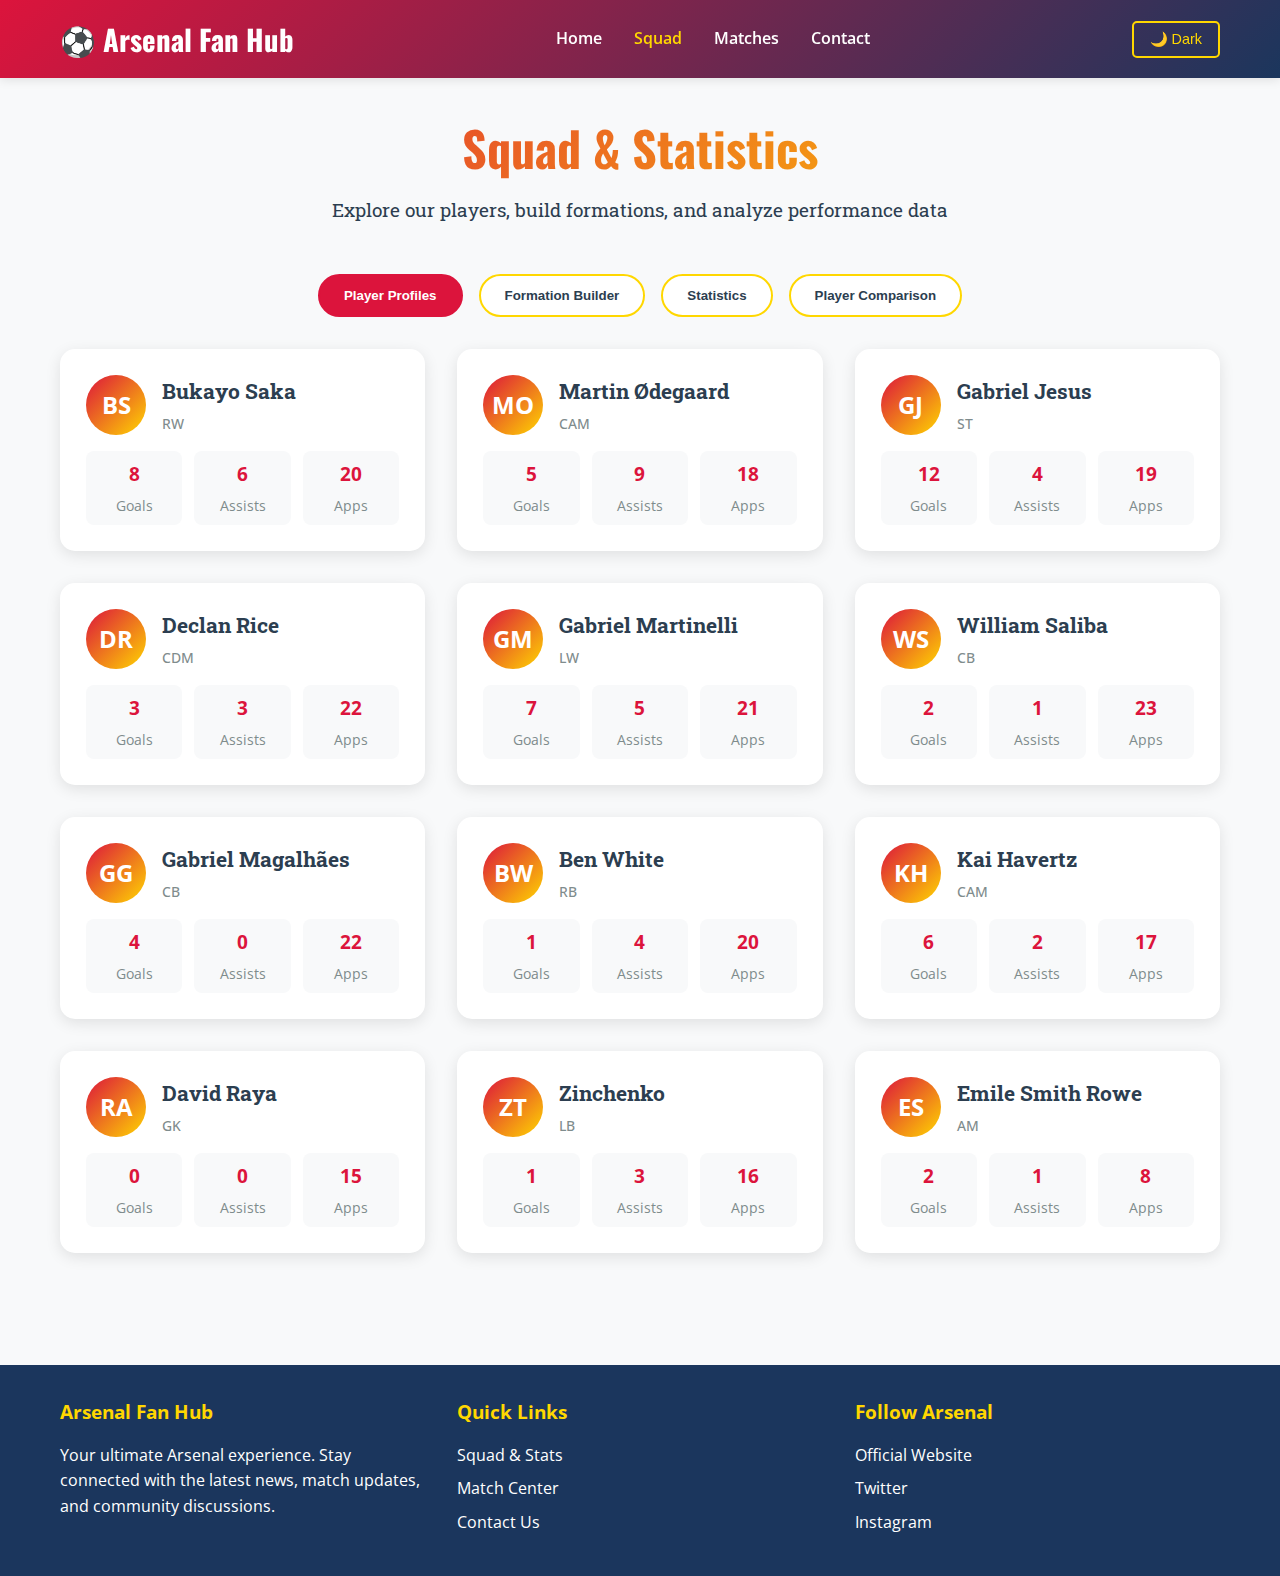
<file: Arsenal-Fan-Hub/squad.html>
<!DOCTYPE html>
<html lang="en">
<head>
    <meta charset="UTF-8">
    <meta name="viewport" content="width=device-width, initial-scale=1.0">
     <title>Squad & Statistics - Arsenal Fan Hub</title>
     <meta name="description" content="Your ultimate Arsenal Fan Hub squad and statistics page. Explore the latest news, player profiles, and in-depth analysis of Arsenal's performance.">
    <meta name="author" content="Oswald Ojo">
    <link href="https://fonts.googleapis.com/css2?family=Oswald:wght@300;400;500;600;700&family=Roboto+Slab:wght@300;400;500;600;700&family=Open+Sans:wght@300;400;500;600;700&display=swap" rel="stylesheet">
    <link rel="stylesheet" href="styles/squad.css">
    <script src="scripts/squad.js" defer></script>
</head>
<body>
   <!-- Header -->
    <header class="header">
        <div class="container">
            <div class="header-content">
                <a href="#" class="logo">⚽ Arsenal Fan Hub</a>
                <nav class="nav" id="nav">
                    <a href="index.html">Home</a>
                    <a href="squad.html" class="active">Squad</a>
                    <a href="matches.html">Matches</a>
                    <a href="contact.html">Contact</a>
                </nav>
                <button class="theme-toggle" onclick="toggleTheme()">🌙 Dark</button>
                <button class="mobile-menu" onclick="toggleMobileMenu()">☰</button>
            </div>
        </div>
    </header>

    <!-- Main Content -->
    <main class="main">
        <div class="container">
            <div class="page-header">
                <h1 class="page-title">Squad & Statistics</h1>
                <p class="page-subtitle">Explore our players, build formations, and analyze performance data</p>
            </div>

        <!-- Tab Navigation -->
        <div class="tab-nav">
            <button class="tab-btn active" onclick="switchTab('squad')">Player Profiles</button>
            <button class="tab-btn" onclick="switchTab('formation')">Formation Builder</button>
            <button class="tab-btn" onclick="switchTab('statistics')">Statistics</button>
            <button class="tab-btn" onclick="switchTab('comparison')">Player Comparison</button>
        </div>

        <!-- Squad Tab -->
        <div id="squad" class="tab-content active">
            <div class="squad-grid" id="squadGrid">
                <!-- Players will be populated by JavaScript -->
            </div>
        </div>

        <!-- Formation Builder Tab -->
        <div id="formation" class="tab-content">
            <div class="formation-container">
                <h2 style="text-align: center; margin-bottom: 2rem; font-family: 'Roboto Slab', serif;">Formation Builder</h2>
                
                <div class="formation-controls">
                    <button class="formation-btn active" onclick="setFormation('4-3-3')">4-3-3</button>
                    <button class="formation-btn" onclick="setFormation('4-4-2')">4-4-2</button>
                    <button class="formation-btn" onclick="setFormation('3-5-2')">3-5-2</button>
                    <button class="formation-btn" onclick="setFormation('4-2-3-1')">4-2-3-1</button>
                </div>

                <div class="football-field">
                    <div class="field-lines"></div>
                    <div class="formation-line goalkeeper" id="goalkeeper-line">
                        <div class="formation-player" draggable="true">RA</div>
                    </div>
                    <div class="formation-line defense" id="defense-line">
                        <div class="formation-player" draggable="true">BW</div>
                        <div class="formation-player" draggable="true">GG</div>
                        <div class="formation-player" draggable="true">WS</div>
                        <div class="formation-player" draggable="true">ZT</div>
                    </div>
                    <div class="formation-line midfield" id="midfield-line">
                        <div class="formation-player" draggable="true">DR</div>
                        <div class="formation-player" draggable="true">MO</div>
                        <div class="formation-player" draggable="true">KH</div>
                    </div>
                    <div class="formation-line attack" id="attack-line">
                        <div class="formation-player" draggable="true">BS</div>
                        <div class="formation-player" draggable="true">GJ</div>
                        <div class="formation-player" draggable="true">GM</div>
                    </div>
                </div>

                <div class="player-bench" id="playerBench">
                    <div class="bench-player" draggable="true">ES</div>
                    <div class="bench-player" draggable="true">TT</div>
                    <div class="bench-player" draggable="true">JT</div>
                    <div class="bench-player" draggable="true">FV</div>
                    <div class="bench-player" draggable="true">EN</div>
                </div>
            </div>
        </div>

        <!-- Statistics Tab -->
        <div id="statistics" class="tab-content">
            <div class="stats-dashboard">
                <div class="stats-card">
                    <h3>Team Performance</h3>
                    <div class="stat-bar">
                        <div class="stat-bar-header">
                            <span class="stat-bar-label">Possession</span>
                            <span class="stat-bar-value">62%</span>
                        </div>
                        <div class="stat-bar-fill">
                            <div class="stat-bar-progress" style="width: 62%"></div>
                        </div>
                    </div>
                    <div class="stat-bar">
                        <div class="stat-bar-header">
                            <span class="stat-bar-label">Pass Accuracy</span>
                            <span class="stat-bar-value">87%</span>
                        </div>
                        <div class="stat-bar-fill">
                            <div class="stat-bar-progress" style="width: 87%"></div>
                        </div>
                    </div>
                    <div class="stat-bar">
                        <div class="stat-bar-header">
                            <span class="stat-bar-label">Shots on Target</span>
                            <span class="stat-bar-value">45%</span>
                        </div>
                        <div class="stat-bar-fill">
                            <div class="stat-bar-progress" style="width: 45%"></div>
                        </div>
                    </div>
                </div>

                <div class="stats-card">
                    <h3>Defensive Stats</h3>
                    <div class="stat-bar">
                        <div class="stat-bar-header">
                            <span class="stat-bar-label">Clean Sheets</span>
                            <span class="stat-bar-value">8</span>
                        </div>
                        <div class="stat-bar-fill">
                            <div class="stat-bar-progress" style="width: 70%"></div>
                        </div>
                    </div>
                    <div class="stat-bar">
                        <div class="stat-bar-header">
                            <span class="stat-bar-label">Tackles Won</span>
                            <span class="stat-bar-value">76%</span>
                        </div>
                        <div class="stat-bar-fill">
                            <div class="stat-bar-progress" style="width: 76%"></div>
                        </div>
                    </div>
                    <div class="stat-bar">
                        <div class="stat-bar-header">
                            <span class="stat-bar-label">Interceptions</span>
                            <span class="stat-bar-value">12.3</span>
                        </div>
                        <div class="stat-bar-fill">
                            <div class="stat-bar-progress" style="width: 85%"></div>
                        </div>
                    </div>
                </div>

                <div class="stats-card">
                    <h3>Attacking Stats</h3>
                    <div class="stat-bar">
                        <div class="stat-bar-header">
                            <span class="stat-bar-label">Goals Scored</span>
                            <span class="stat-bar-value">28</span>
                        </div>
                        <div class="stat-bar-fill">
                            <div class="stat-bar-progress" style="width: 78%"></div>
                        </div>
                    </div>
                    <div class="stat-bar">
                        <div class="stat-bar-header">
                            <span class="stat-bar-label">Assists</span>
                            <span class="stat-bar-value">19</span>
                        </div>
                        <div class="stat-bar-fill">
                            <div class="stat-bar-progress" style="width: 65%"></div>
                        </div>
                    </div>
                    <div class="stat-bar">
                        <div class="stat-bar-header">
                            <span class="stat-bar-label">Conversion Rate</span>
                            <span class="stat-bar-value">18%</span>
                        </div>
                        <div class="stat-bar-fill">
                            <div class="stat-bar-progress" style="width: 72%"></div>
                        </div>
                    </div>
                </div>

                <div class="stats-card">
                    <h3>Season Overview</h3>
                    <div class="stat-bar">
                        <div class="stat-bar-header">
                            <span class="stat-bar-label">Wins</span>
                            <span class="stat-bar-value">15</span>
                        </div>
                        <div class="stat-bar-fill">
                            <div class="stat-bar-progress" style="width: 75%"></div>
                        </div>
                    </div>
                    <div class="stat-bar">
                        <div class="stat-bar-header">
                            <span class="stat-bar-label">Draws</span>
                            <span class="stat-bar-value">6</span>
                        </div>
                        <div class="stat-bar-fill">
                            <div class="stat-bar-progress" style="width: 30%"></div>
                        </div>
                    </div>
                    <div class="stat-bar">
                        <div class="stat-bar-header">
                            <span class="stat-bar-label">Losses</span>
                            <span class="stat-bar-value">3</span>
                        </div>
                        <div class="stat-bar-fill">
                            <div class="stat-bar-progress" style="width: 15%"></div>
                        </div>
                    </div>
                </div>
            </div>
        </div>

        <!-- Player Comparison Tab -->
        <div id="comparison" class="tab-content">
            <div class="comparison-container">
                <div class="player-select">
                    <h3 style="margin-bottom: 1rem;">Player 1</h3>
                    <select class="select-dropdown" id="player1Select">
                        <option value="">Select Player</option>
                    </select>
                    <div id="player1Card" style="display: none;"></div>
                </div>

                <div class="comparison-vs">VS</div>

                <div class="player-select">
                    <h3 style="margin-bottom: 1rem;">Player 2</h3>
                    <select class="select-dropdown" id="player2Select">
                        <option value="">Select Player</option>
                    </select>
                    <div id="player2Card" style="display: none;"></div>
                </div>
            </div>

            <div class="comparison-stats" id="comparisonStats" style="display: none;">
                <!-- Comparison stats will be populated by JavaScript -->
            </div>
        </div>
        </div>
    </main>

    <!-- Footer -->
    <footer class="footer">
        <div class="container">
            <div class="footer-content">
                <div>
                    <h3>Arsenal Fan Hub</h3>
                    <p>Your ultimate Arsenal experience. Stay connected with the latest news, match updates, and community discussions.</p>
                </div>
                <div>
                    <h3>Quick Links</h3>
                    <a href="#" style="display: block; margin: 0.5rem 0;">Squad & Stats</a>
                    <a href="#" style="display: block; margin: 0.5rem 0;">Match Center</a>
                    <a href="#" style="display: block; margin: 0.5rem 0;">Contact Us</a>
                </div>
                <div>
                    <h3>Follow Arsenal</h3>
                    <a href="#" style="display: block; margin: 0.5rem 0;">Official Website</a>
                    <a href="#" style="display: block; margin: 0.5rem 0;">Twitter</a>
                    <a href="#" style="display: block; margin: 0.5rem 0;">Instagram</a>
                </div>
            </div>
        </div>
    </footer>
 
</body>
</html>
</file>
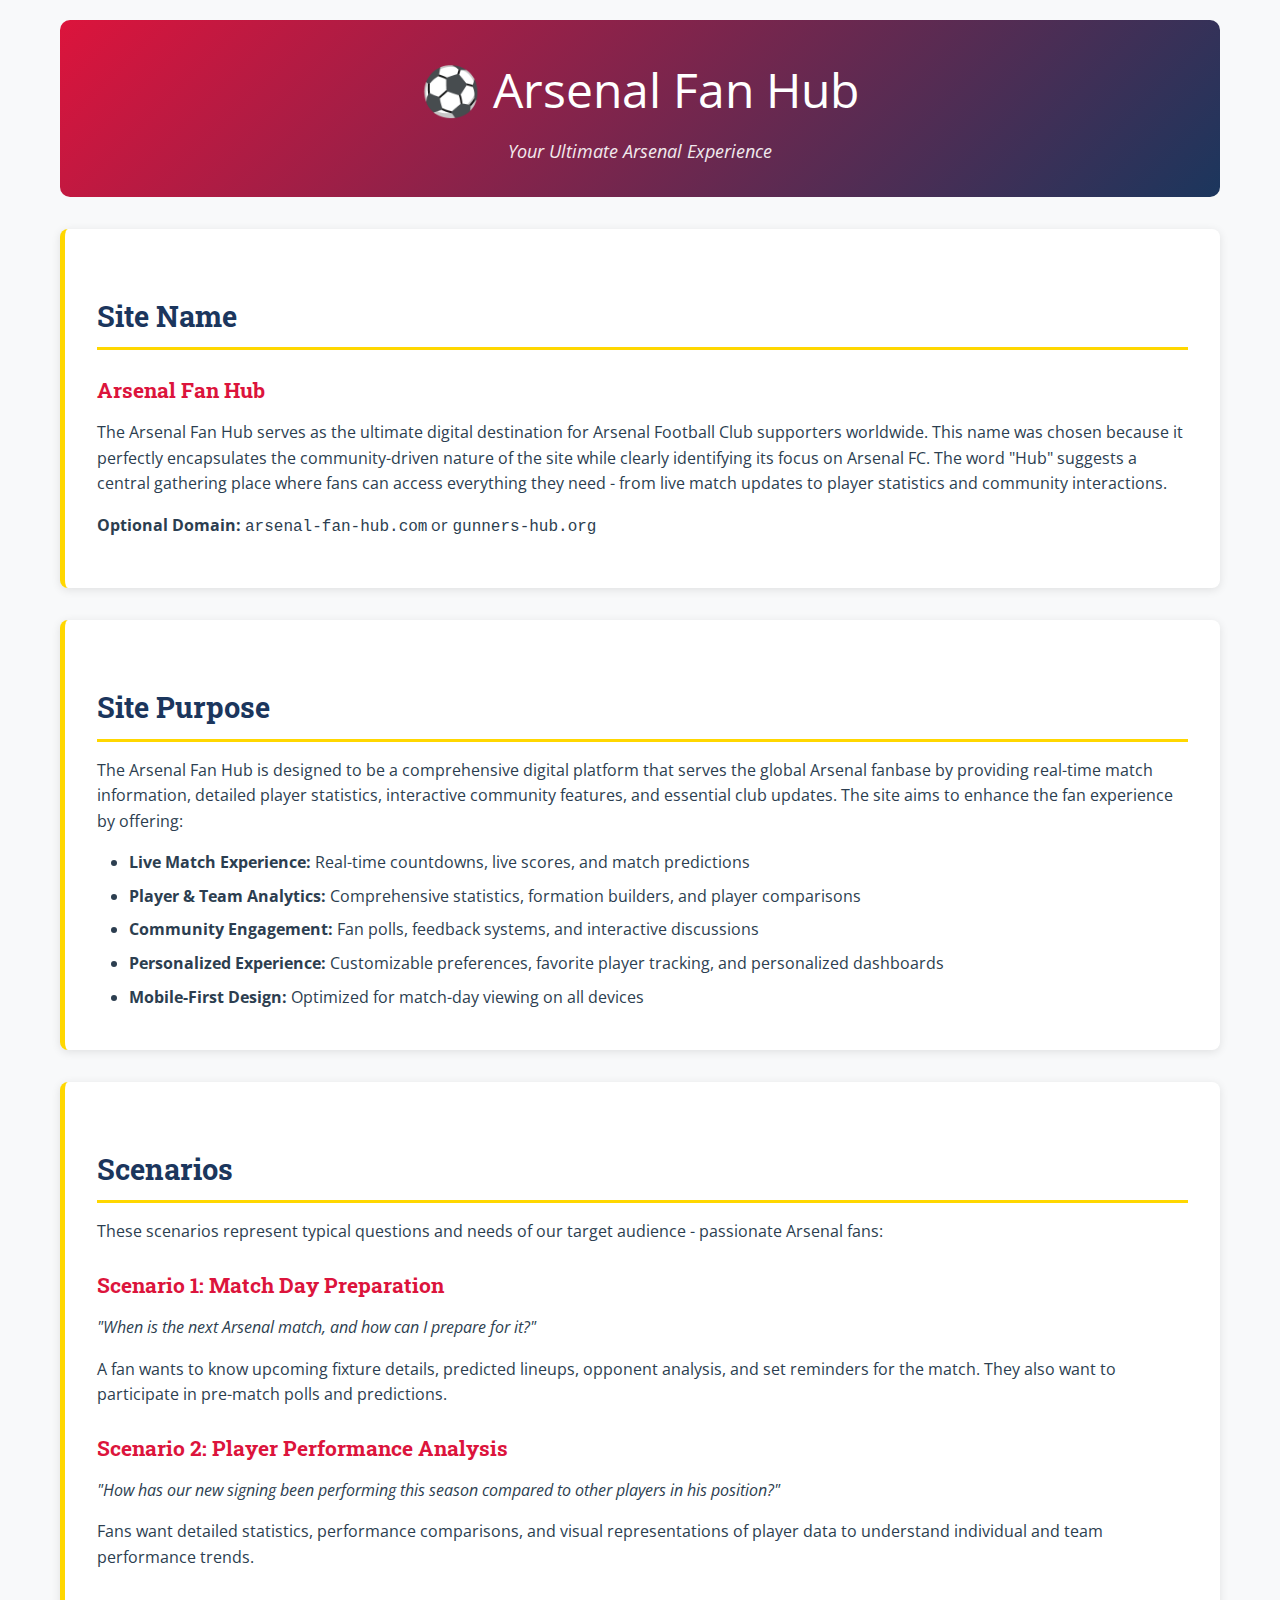
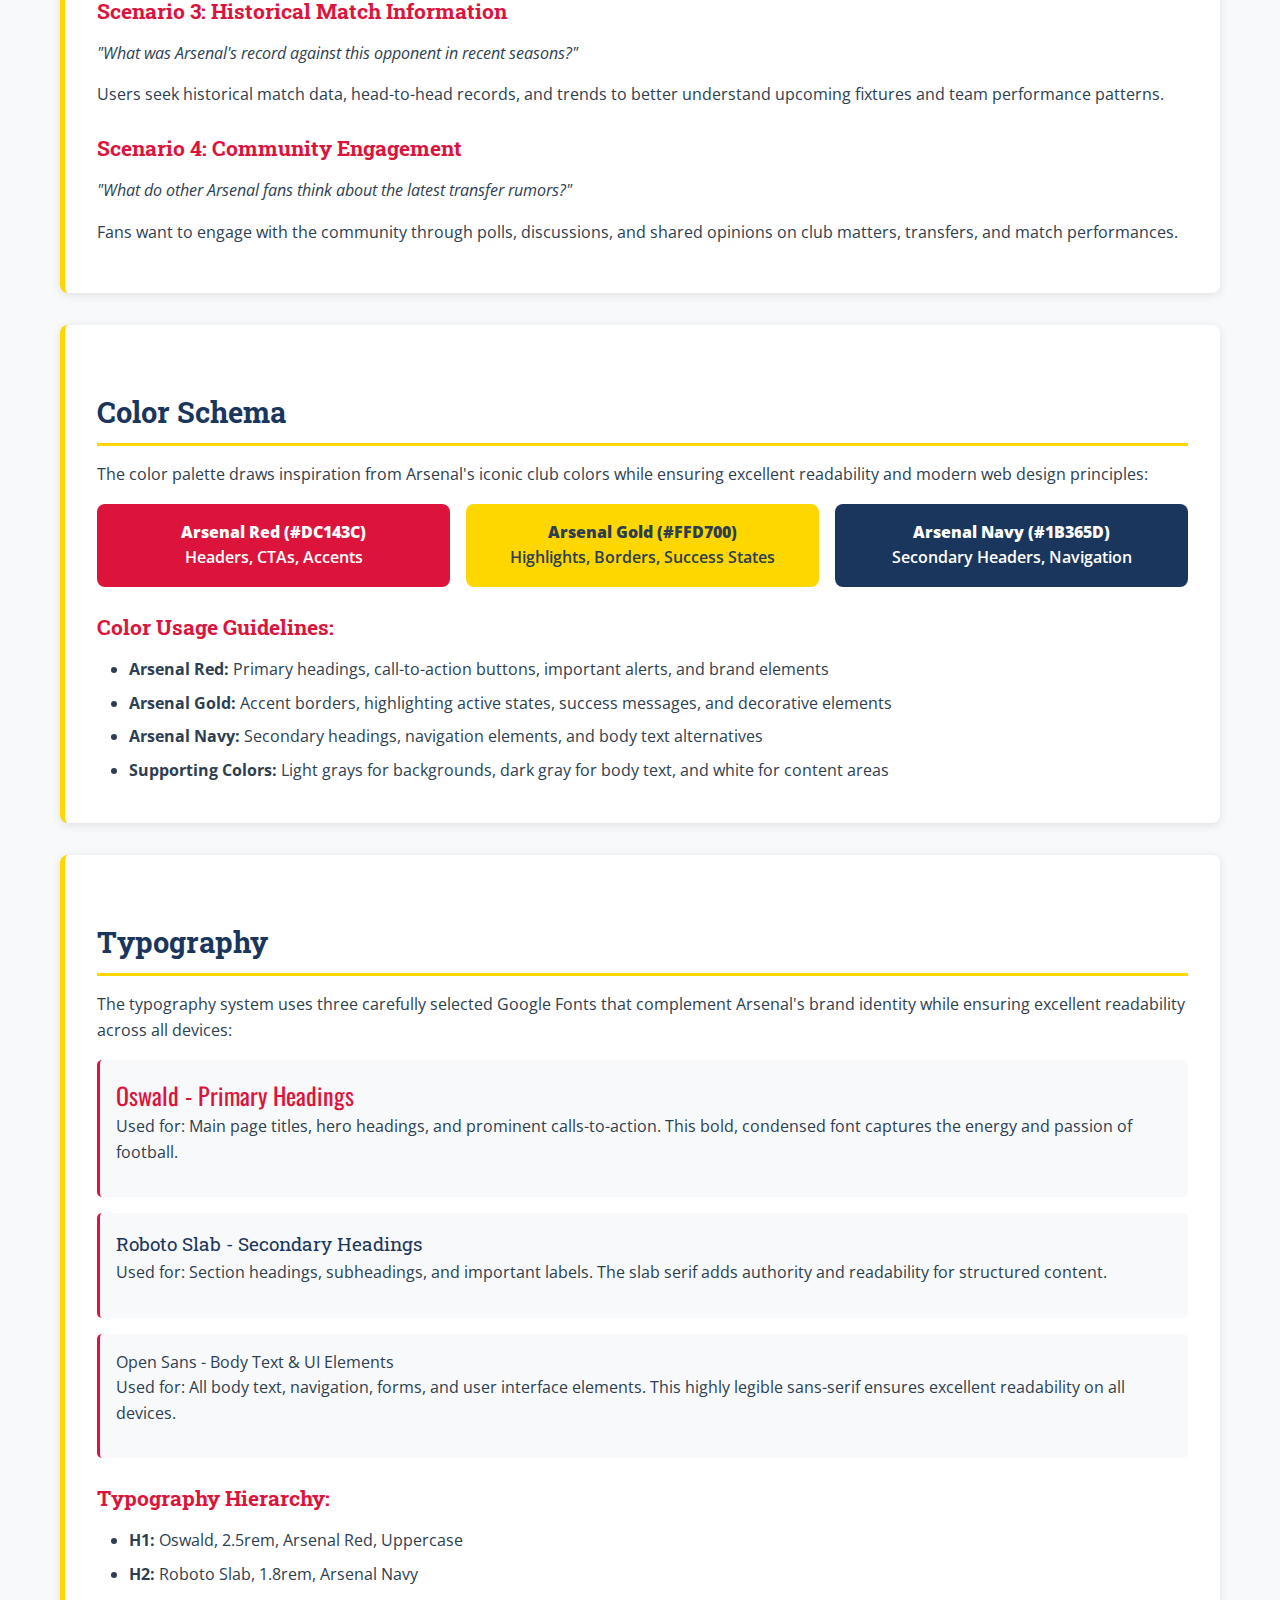
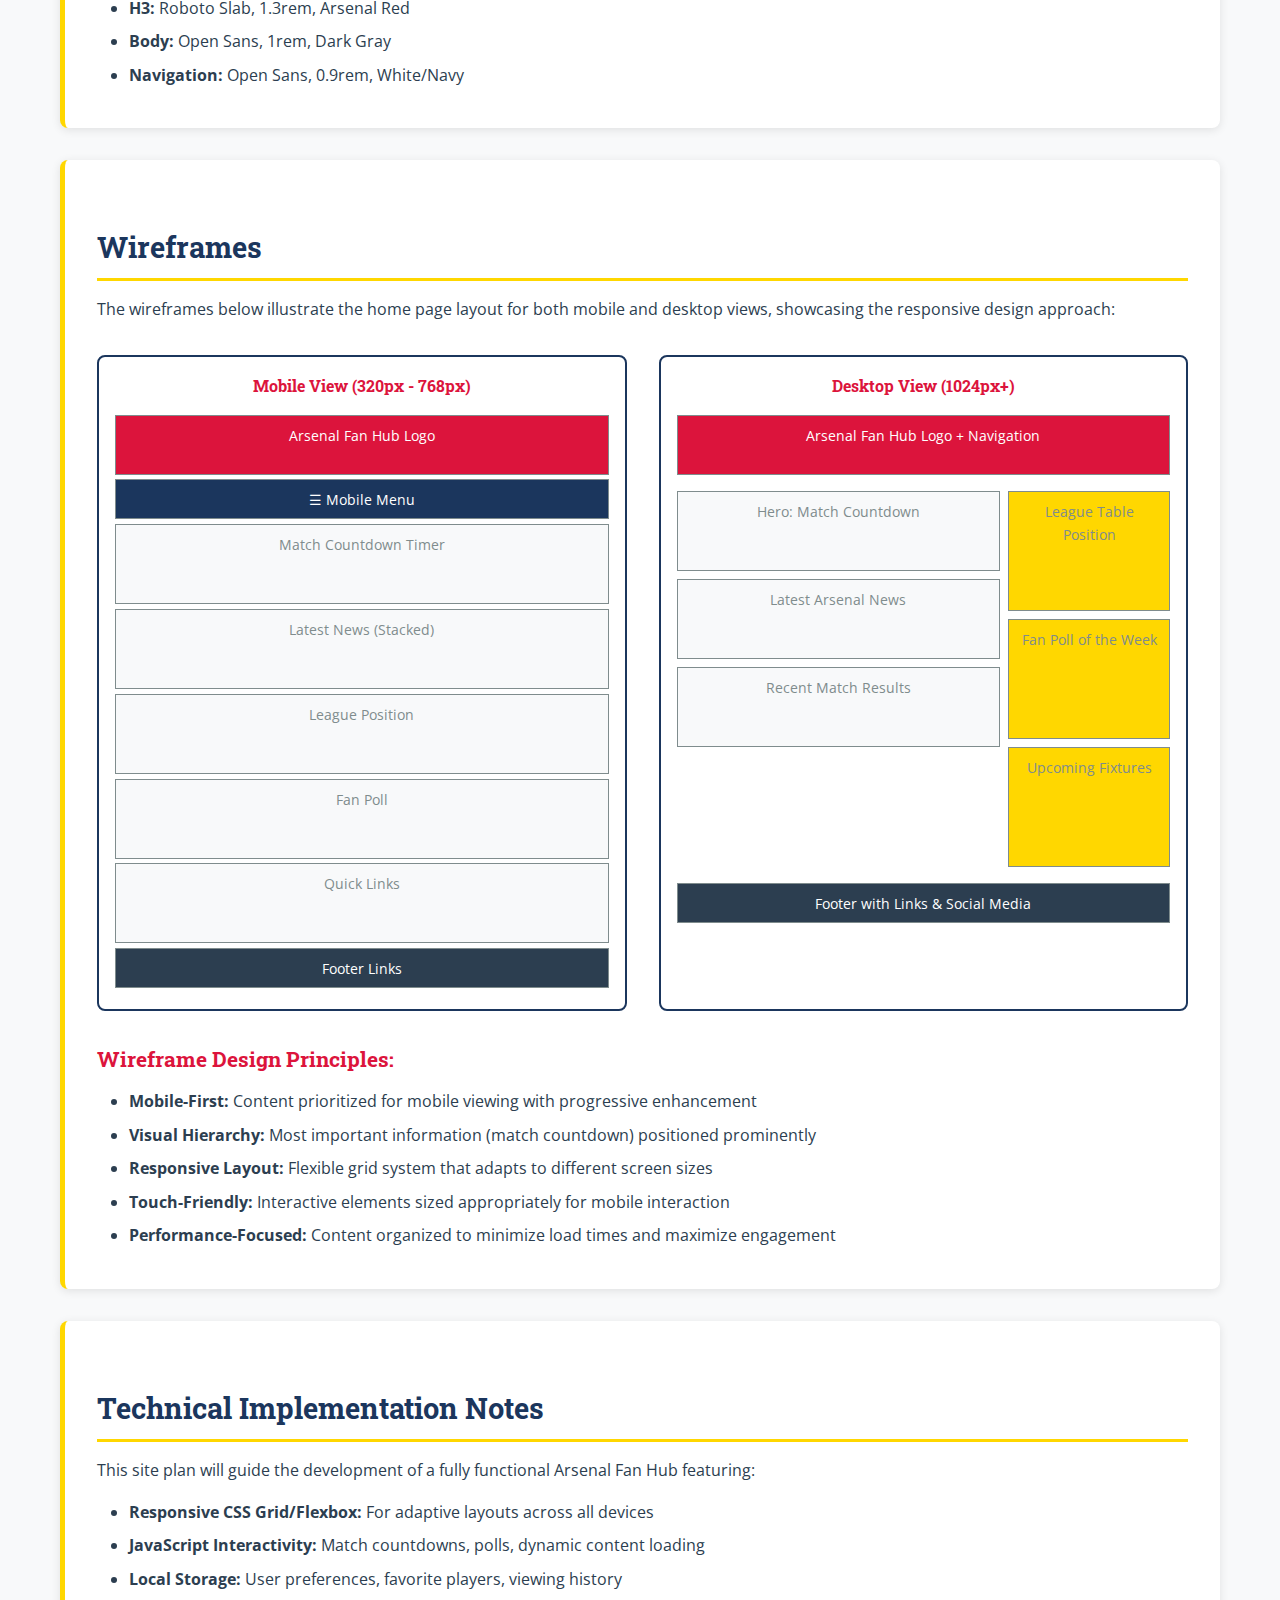
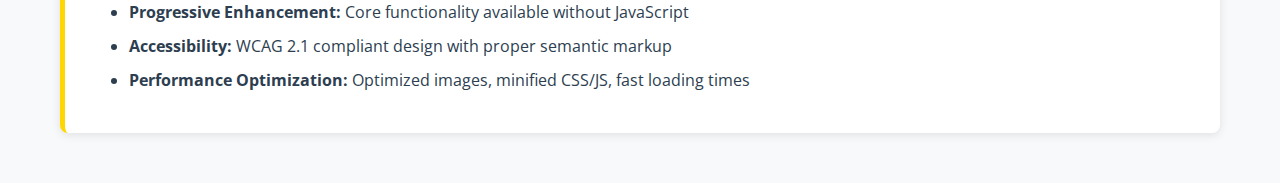
<file: project/siteplan.html>
<!DOCTYPE html>
<html lang="en">
<head>
    <meta charset="UTF-8">
    <meta name="viewport" content="width=device-width, initial-scale=1.0">
     <title>Arsenal Fan Hub - Site Plan</title>
    <link rel="preconnect" href="https://fonts.googleapis.com">
    <link rel="preconnect" href="https://fonts.gstatic.com" crossorigin>
    <link href="https://fonts.googleapis.com/css2?family=Roboto+Slab:wght@400;700&family=Open+Sans:wght@400;600&family=Oswald:wght@500;700&display=swap" rel="stylesheet">
    <link rel="stylesheet" href="siteplan.css">
</head>
<body>
   <div class="container">
        <div class="header">
            <div class="logo">⚽ Arsenal Fan Hub</div>
            <div class="tagline">Your Ultimate Arsenal Experience</div>
        </div>

        <section class="section">
            <h2>Site Name</h2>
            <h3>Arsenal Fan Hub</h3>
            <p>The Arsenal Fan Hub serves as the ultimate digital destination for Arsenal Football Club supporters worldwide. This name was chosen because it perfectly encapsulates the community-driven nature of the site while clearly identifying its focus on Arsenal FC. The word "Hub" suggests a central gathering place where fans can access everything they need - from live match updates to player statistics and community interactions.</p>
            <p><strong>Optional Domain:</strong> <code>arsenal-fan-hub.com</code> or <code>gunners-hub.org</code></p>
        </section>

        <section class="section">
            <h2>Site Purpose</h2>
            <p>The Arsenal Fan Hub is designed to be a comprehensive digital platform that serves the global Arsenal fanbase by providing real-time match information, detailed player statistics, interactive community features, and essential club updates. The site aims to enhance the fan experience by offering:</p>
            <ul>
                <li><strong>Live Match Experience:</strong> Real-time countdowns, live scores, and match predictions</li>
                <li><strong>Player & Team Analytics:</strong> Comprehensive statistics, formation builders, and player comparisons</li>
                <li><strong>Community Engagement:</strong> Fan polls, feedback systems, and interactive discussions</li>
                <li><strong>Personalized Experience:</strong> Customizable preferences, favorite player tracking, and personalized dashboards</li>
                <li><strong>Mobile-First Design:</strong> Optimized for match-day viewing on all devices</li>
            </ul>
        </section>

        <section class="section">
            <h2>Scenarios</h2>
            <p>These scenarios represent typical questions and needs of our target audience - passionate Arsenal fans:</p>
            
            <h3>Scenario 1: Match Day Preparation</h3>
            <p><em>"When is the next Arsenal match, and how can I prepare for it?"</em></p>
            <p>A fan wants to know upcoming fixture details, predicted lineups, opponent analysis, and set reminders for the match. They also want to participate in pre-match polls and predictions.</p>

            <h3>Scenario 2: Player Performance Analysis</h3>
            <p><em>"How has our new signing been performing this season compared to other players in his position?"</em></p>
            <p>Fans want detailed statistics, performance comparisons, and visual representations of player data to understand individual and team performance trends.</p>

            <h3>Scenario 3: Historical Match Information</h3>
            <p><em>"What was Arsenal's record against this opponent in recent seasons?"</em></p>
            <p>Users seek historical match data, head-to-head records, and trends to better understand upcoming fixtures and team performance patterns.</p>

            <h3>Scenario 4: Community Engagement</h3>
            <p><em>"What do other Arsenal fans think about the latest transfer rumors?"</em></p>
            <p>Fans want to engage with the community through polls, discussions, and shared opinions on club matters, transfers, and match performances.</p>
        </section>

        <section class="section">
            <h2>Color Schema</h2>
            <p>The color palette draws inspiration from Arsenal's iconic club colors while ensuring excellent readability and modern web design principles:</p>
            
            <div class="color-palette">
                <div class="color-swatch color-red">
                    <strong>Arsenal Red (#DC143C)</strong><br>
                    Headers, CTAs, Accents
                </div>
                <div class="color-swatch color-gold">
                    <strong>Arsenal Gold (#FFD700)</strong><br>
                    Highlights, Borders, Success States
                </div>
                <div class="color-swatch color-navy">
                    <strong>Arsenal Navy (#1B365D)</strong><br>
                    Secondary Headers, Navigation
                </div>
            </div>

            <h3>Color Usage Guidelines:</h3>
            <ul>
                <li><strong>Arsenal Red:</strong> Primary headings, call-to-action buttons, important alerts, and brand elements</li>
                <li><strong>Arsenal Gold:</strong> Accent borders, highlighting active states, success messages, and decorative elements</li>
                <li><strong>Arsenal Navy:</strong> Secondary headings, navigation elements, and body text alternatives</li>
                <li><strong>Supporting Colors:</strong> Light grays for backgrounds, dark gray for body text, and white for content areas</li>
            </ul>
        </section>

        <section class="section">
            <h2>Typography</h2>
            <p>The typography system uses three carefully selected Google Fonts that complement Arsenal's brand identity while ensuring excellent readability across all devices:</p>

            <div class="typography-example">
                <div class="font-oswald">Oswald - Primary Headings</div>
                <p>Used for: Main page titles, hero headings, and prominent calls-to-action. This bold, condensed font captures the energy and passion of football.</p>
            </div>

            <div class="typography-example">
                <div class="font-roboto">Roboto Slab - Secondary Headings</div>
                <p>Used for: Section headings, subheadings, and important labels. The slab serif adds authority and readability for structured content.</p>
            </div>

            <div class="typography-example">
                <div class="font-open-sans">Open Sans - Body Text & UI Elements</div>
                <p>Used for: All body text, navigation, forms, and user interface elements. This highly legible sans-serif ensures excellent readability on all devices.</p>
            </div>

            <h3>Typography Hierarchy:</h3>
            <ul>
                <li><strong>H1:</strong> Oswald, 2.5rem, Arsenal Red, Uppercase</li>
                <li><strong>H2:</strong> Roboto Slab, 1.8rem, Arsenal Navy</li>
                <li><strong>H3:</strong> Roboto Slab, 1.3rem, Arsenal Red</li>
                <li><strong>Body:</strong> Open Sans, 1rem, Dark Gray</li>
                <li><strong>Navigation:</strong> Open Sans, 0.9rem, White/Navy</li>
            </ul>
        </section>

        <section class="section">
            <h2>Wireframes</h2>
            <p>The wireframes below illustrate the home page layout for both mobile and desktop views, showcasing the responsive design approach:</p>

            <div class="wireframe-container">
                <div class="wireframe mobile-wireframe">
                    <h4>Mobile View (320px - 768px)</h4>
                    <div class="wireframe-box header-box">Arsenal Fan Hub Logo</div>
                    <div class="wireframe-box nav-box">☰ Mobile Menu</div>
                    <div class="wireframe-box content-box">Match Countdown Timer</div>
                    <div class="wireframe-box content-box">Latest News (Stacked)</div>
                    <div class="wireframe-box content-box">League Position</div>
                    <div class="wireframe-box content-box">Fan Poll</div>
                    <div class="wireframe-box content-box">Quick Links</div>
                    <div class="wireframe-box footer-box">Footer Links</div>
                </div>

                <div class="wireframe">
                    <h4>Desktop View (1024px+)</h4>
                    <div class="wireframe-box header-box">Arsenal Fan Hub Logo + Navigation</div>
                    <div style="display: grid; grid-template-columns: 2fr 1fr; gap: 0.5rem;">
                        <div>
                            <div class="wireframe-box content-box">Hero: Match Countdown</div>
                            <div class="wireframe-box content-box">Latest Arsenal News</div>
                            <div class="wireframe-box content-box">Recent Match Results</div>
                        </div>
                        <div>
                            <div class="wireframe-box sidebar-box">League Table Position</div>
                            <div class="wireframe-box sidebar-box">Fan Poll of the Week</div>
                            <div class="wireframe-box sidebar-box">Upcoming Fixtures</div>
                        </div>
                    </div>
                    <div class="wireframe-box footer-box">Footer with Links & Social Media</div>
                </div>
            </div>

            <h3>Wireframe Design Principles:</h3>
            <ul>
                <li><strong>Mobile-First:</strong> Content prioritized for mobile viewing with progressive enhancement</li>
                <li><strong>Visual Hierarchy:</strong> Most important information (match countdown) positioned prominently</li>
                <li><strong>Responsive Layout:</strong> Flexible grid system that adapts to different screen sizes</li>
                <li><strong>Touch-Friendly:</strong> Interactive elements sized appropriately for mobile interaction</li>
                <li><strong>Performance-Focused:</strong> Content organized to minimize load times and maximize engagement</li>
            </ul>
        </section>

        <section class="section">
            <h2>Technical Implementation Notes</h2>
            <p>This site plan will guide the development of a fully functional Arsenal Fan Hub featuring:</p>
            <ul>
                <li><strong>Responsive CSS Grid/Flexbox:</strong> For adaptive layouts across all devices</li>
                <li><strong>JavaScript Interactivity:</strong> Match countdowns, polls, dynamic content loading</li>
                <li><strong>Local Storage:</strong> User preferences, favorite players, viewing history</li>
                <li><strong>Progressive Enhancement:</strong> Core functionality available without JavaScript</li>
                <li><strong>Accessibility:</strong> WCAG 2.1 compliant design with proper semantic markup</li>
                <li><strong>Performance Optimization:</strong> Optimized images, minified CSS/JS, fast loading times</li>
            </ul>
        </section>
    </div> 
</body>
</html>
</file>
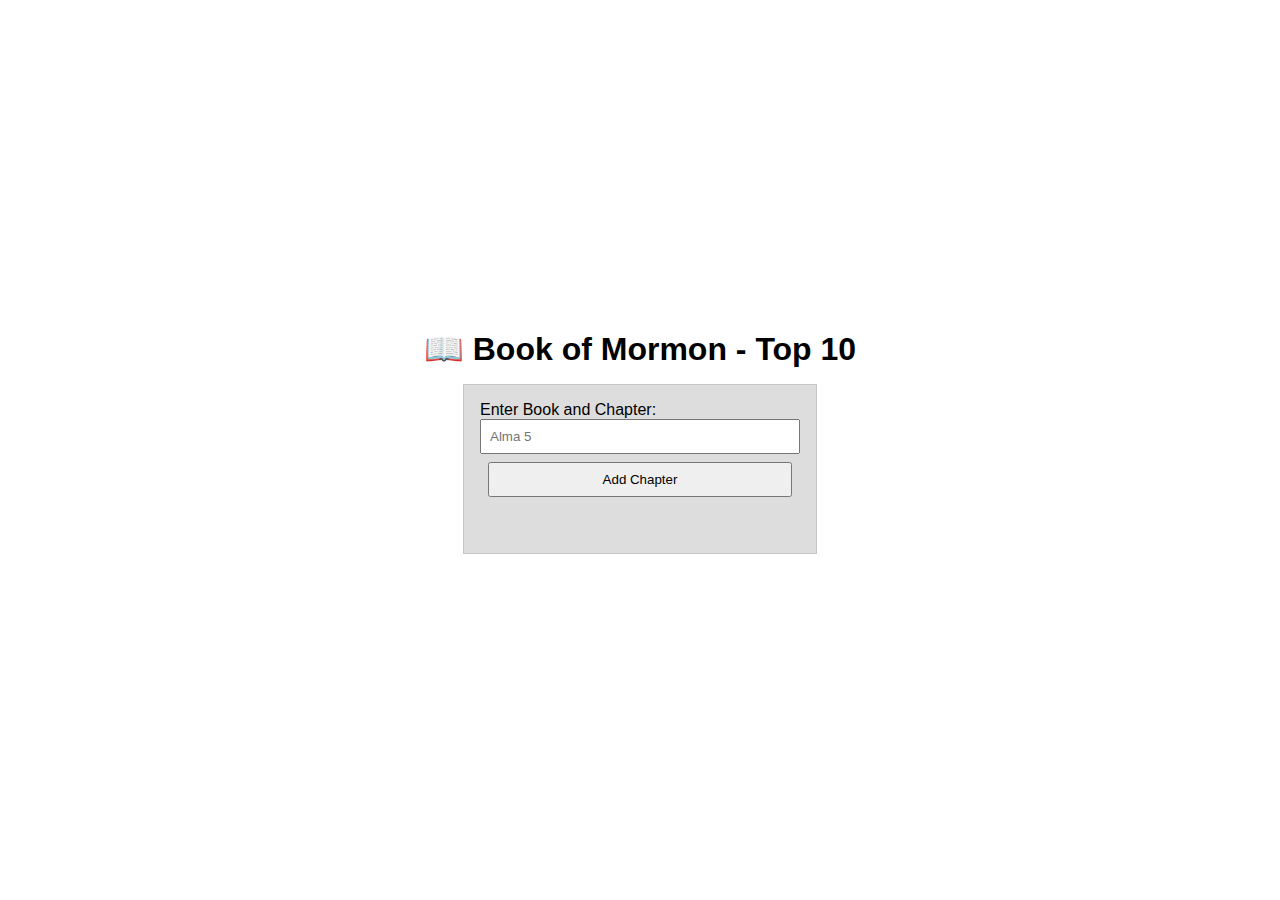
<file: week02/bom.html>
<!DOCTYPE html>
<html lang="en">
<head>
    <meta charset="UTF-8">
    <meta name="viewport" content="width=device-width, initial-scale=1.0">
    <meta name="author" content="Oswald">
    <meta name="description" content="This page will help me practice dom manipulation.">
    <title>WDD131 - DOM manipulation Activity</title>
    <link rel="stylesheet" href="./styles/dom.css">
    <script src="./scripts/dom.js" defer></script>
</head>
<body>
    <h1>📖 Book of Mormon - Top 10</h1>
    <main>
        <label for="favchap">Enter Book and Chapter: </label>
        <input type="text" id="favchap" placeholder="Alma 5">
        <button type="submit">Add Chapter</button>
        <ul id="list"></ul>
    </main>
</body>
</html>
</file>
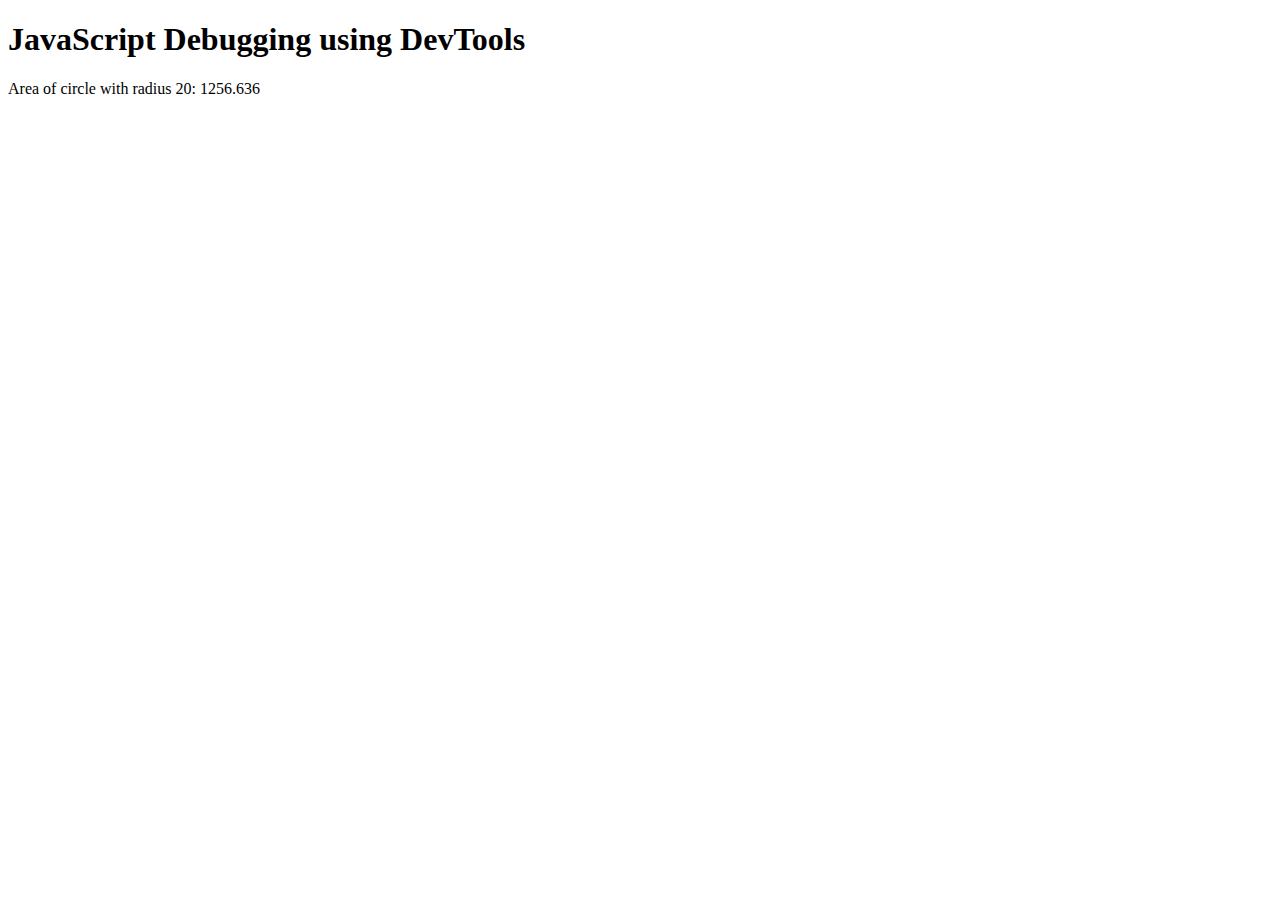
<file: week02/debugging.html>
<!DOCTYPE html>
<html lang="en">
<head>
    <meta charset="UTF-8">
    <meta name="viewport" content="width=device-width, initial-scale=1.0">
    <title>Debugging Activity</title>
    <script src="scripts/debugging.js" defer></script>
</head>
<body>
    <h1>JavaScript Debugging using DevTools</h1>
    <p>Area of circle with radius <span id="radius"></span>: <span id="area"></span></p>
</body>
</html>
</file>
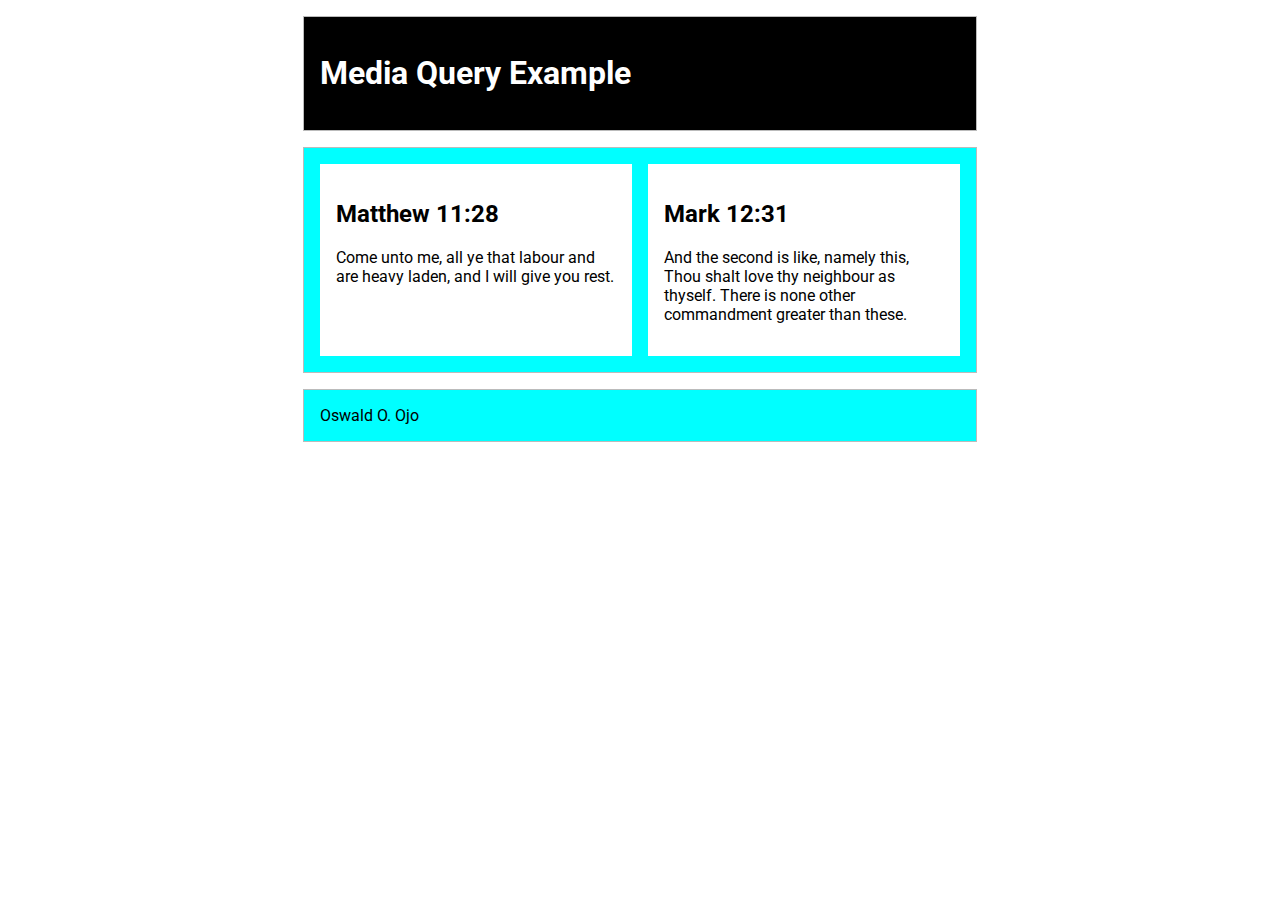
<file: week02/media-query.html>
<!DOCTYPE html>
<html lang="en">
<head>
    <meta charset="UTF-8">
    <meta name="viewport" content="width=device-width, initial-scale=1.0">
    <meta name="description" content="media query learning activity example page.">
    <meta name="author" content="Oswald"> 
    <title>WDD131 - Media Query Example</title>
    <link rel="preconnect" href="https://fonts.googleapis.com">
<link rel="preconnect" href="https://fonts.gstatic.com" crossorigin>
<link href="https://fonts.googleapis.com/css2?family=Lora:ital,wght@0,400..700;1,400..700&family=Roboto&display=swap" rel="stylesheet">
    <link rel="stylesheet" href="./styles/media-query.css">
    <link rel="stylesheet" href="./styles/media-query-large.css">
</head>
<body>
    <header>
        <h1>Media Query Example</h1>
    </header>
    <main>
        <section>
            <h2>Matthew 11:28</h2>
            <p>Come unto me, all ye that labour and are heavy laden, and I will give you rest.</p>
        </section>
        <section>
            <h2>Mark 12:31</h2>
            <p>And the second is like, namely this, Thou shalt love thy neighbour as thyself. There is none other commandment greater than these.</p>
        </section>
    </main>
    <footer>Oswald O. Ojo</footer>
</body>
</html>
</file>
<file: Arsenal-Fan-Hub/styles/base.css>
:root {
            --arsenal-red: #DC143C;
            --arsenal-gold: #FFD700;
            --arsenal-navy: #1B365D;
            --text-dark: #2C3E50;
            --text-light: #7F8C8D;
            --background-light: #F8F9FA;
            --white: #ffffff;
            --success: #27AE60;
            --warning: #F39C12;
        }

        * {
            margin: 0;
            padding: 0;
            box-sizing: border-box;
        }

        body {
            font-family: 'Open Sans', sans-serif;
            line-height: 1.6;
            color: var(--text-dark);
            background-color: var(--background-light);
        }

        body.dark-theme {
            --background-light: #1a1a1a;
            --white: #2d2d2d;
            --text-dark: #e0e0e0;
            --text-light: #b0b0b0;
        }

        .container {
            max-width: 1200px;
            margin: 0 auto;
            padding: 0 20px;
        }

        /* Header */
        .header {
            background: linear-gradient(135deg, var(--arsenal-red), var(--arsenal-navy));
            color: var(--white);
            padding: 1rem 0;
            position: sticky;
            top: 0;
            z-index: 100;
            box-shadow: 0 2px 10px rgba(0,0,0,0.1);
        }

        .header-content {
            display: flex;
            justify-content: space-between;
            align-items: center;
            flex-wrap: wrap;
        }

        .logo {
            font-family: 'Oswald', sans-serif;
            font-size: 1.8rem;
            font-weight: 700;
            text-decoration: none;
            color: var(--white);
        }

        .nav {
            display: flex;
            gap: 2rem;
            align-items: center;
        }

        .nav a {
            color: var(--white);
            text-decoration: none;
            font-weight: 600;
            transition: color 0.3s;
        }

        .nav a:hover, .nav a.active {
            color: var(--arsenal-gold);
        }

        .theme-toggle {
            background: none;
            border: 2px solid var(--arsenal-gold);
            color: var(--arsenal-gold);
            padding: 0.5rem 1rem;
            border-radius: 5px;
            cursor: pointer;
            font-size: 0.9rem;
            transition: all 0.3s;
        }

        .theme-toggle:hover {
            background: var(--arsenal-gold);
            color: var(--arsenal-navy);
        }

        .mobile-menu {
            display: none;
            background: none;
            border: none;
            color: var(--white);
            font-size: 1.5rem;
            cursor: pointer;
        }

        /* Main Content */
        .main {
            padding: 2rem 0;
        }

        .hero {
            background: linear-gradient(135deg, var(--arsenal-red), var(--arsenal-navy));
            color: var(--white);
            padding: 3rem 2rem;
            border-radius: 15px;
            margin-bottom: 2rem;
            text-align: center;
        }

        .countdown-container {
            background: rgba(255,255,255,0.1);
            padding: 2rem;
            border-radius: 10px;
            margin-top: 2rem;
        }

        .countdown-title {
            font-family: 'Oswald', sans-serif;
            font-size: 2rem;
            margin-bottom: 1rem;
            color: var(--arsenal-gold);
        }

        .countdown {
            display: flex;
            justify-content: center;
            gap: 2rem;
            flex-wrap: wrap;
        }

        .countdown-item {
            text-align: center;
            background: rgba(255,255,255,0.1);
            padding: 1rem;
            border-radius: 8px;
            min-width: 80px;
        }

        .countdown-number {
            font-family: 'Oswald', sans-serif;
            font-size: 2.5rem;
            font-weight: 700;
            display: block;
            color: var(--arsenal-gold);
        }

        .countdown-label {
            font-size: 0.9rem;
            opacity: 0.8;
        }

        /* Grid Layout */
        .content-grid {
            display: grid;
            grid-template-columns: 2fr 1fr;
            gap: 2rem;
            margin-bottom: 2rem;
        }

        .card {
            background: var(--white);
            padding: 2rem;
            border-radius: 10px;
            box-shadow: 0 4px 6px rgba(0,0,0,0.1);
            border-left: 5px solid var(--arsenal-gold);
        }

        .card h2 {
            font-family: 'Roboto Slab', serif;
            color: var(--arsenal-navy);
            margin-bottom: 1rem;
            font-size: 1.5rem;
        }

        .card h3 {
            font-family: 'Roboto Slab', serif;
            color: var(--arsenal-red);
            margin-bottom: 0.5rem;
            font-size: 1.2rem;
        }

        /* News Section */
        .news-item {
            padding: 1rem 0;
            border-bottom: 1px solid #eee;
        }

        .news-item:last-child {
            border-bottom: none;
        }

        .news-meta {
            font-size: 0.9rem;
            color: var(--text-light);
            margin-bottom: 0.5rem;
        }

        /* League Table */
        .league-position {
            text-align: center;
            padding: 2rem;
            background: linear-gradient(135deg, var(--arsenal-gold), var(--warning));
            border-radius: 10px;
            color: var(--text-dark);
            margin-bottom: 1.5rem;
        }

        .position-number {
            font-family: 'Oswald', sans-serif;
            font-size: 4rem;
            font-weight: 700;
            margin-bottom: 0.5rem;
        }

        /* Fan Poll */
        .poll-container {
            background: var(--white);
            padding: 1.5rem;
            border-radius: 10px;
            margin-top: 1rem;
        }

        .poll-option {
            display: flex;
            align-items: center;
            padding: 0.8rem;
            margin: 0.5rem 0;
            background: var(--background-light);
            border-radius: 5px;
            cursor: pointer;
            transition: all 0.3s;
        }

        .poll-option:hover {
            background: var(--arsenal-gold);
            color: var(--text-dark);
        }

        .poll-option input {
            margin-right: 1rem;
        }

        .poll-result {
            margin-top: 1rem;
            padding: 1rem;
            background: var(--background-light);
            border-radius: 5px;
            display: none;
        }

        .result-bar {
            background: var(--arsenal-red);
            height: 20px;
            border-radius: 10px;
            margin: 0.5rem 0;
            transition: width 0.5s ease;
        }

        /* Buttons */
        .btn {
            background: var(--arsenal-red);
            color: var(--white);
            border: none;
            padding: 0.8rem 1.5rem;
            border-radius: 5px;
            cursor: pointer;
            font-family: 'Open Sans', sans-serif;
            font-weight: 600;
            transition: all 0.3s;
        }

        .btn:hover {
            background: var(--arsenal-navy);
            transform: translateY(-2px);
        }

        .btn-secondary {
            background: var(--arsenal-gold);
            color: var(--text-dark);
        }

        .btn-secondary:hover {
            background: var(--warning);
        }

        /* Search */
        .search-container {
            margin-bottom: 2rem;
        }

        .search-input {
            width: 100%;
            padding: 1rem;
            border: 2px solid var(--arsenal-gold);
            border-radius: 5px;
            font-size: 1rem;
            background: var(--white);
            color: var(--text-dark);
        }

        .search-input:focus {
            outline: none;
            border-color: var(--arsenal-red);
        }

        /* Footer */
        .footer {
            background: var(--arsenal-navy);
            color: var(--white);
            padding: 2rem 0;
            margin-top: 3rem;
        }

        .footer-content {
            display: grid;
            grid-template-columns: repeat(auto-fit, minmax(250px, 1fr));
            gap: 2rem;
        }

        .footer h3 {
            color: var(--arsenal-gold);
            margin-bottom: 1rem;
        }

        .footer a {
            color: var(--white);
            text-decoration: none;
            transition: color 0.3s;
        }

        .footer a:hover {
            color: var(--arsenal-gold);
        }

        /* Responsive Design */
        @media (max-width: 768px) {
            .header-content {
                flex-direction: column;
                gap: 1rem;
            }

            .nav {
                display: none;
                width: 100%;
                flex-direction: column;
                gap: 1rem;
            }

            .nav.active {
                display: flex;
            }

            .mobile-menu {
                display: block;
            }

            .content-grid {
                grid-template-columns: 1fr;
            }

            .countdown {
                gap: 1rem;
            }

            .countdown-item {
                min-width: 60px;
                padding: 0.5rem;
            }

            .countdown-number {
                font-size: 1.8rem;
            }

            .hero {
                padding: 2rem 1rem;
            }

            .countdown-title {
                font-size: 1.5rem;
            }
        }

        /* Animations */
        @keyframes fadeIn {
            from { opacity: 0; transform: translateY(20px); }
            to { opacity: 1; transform: translateY(0); }
        }

        .card {
            animation: fadeIn 0.5s ease-out;
        }

        /* Loading States */
        .loading {
            text-align: center;
            padding: 2rem;
            color: var(--text-light);
        }

        .spinner {
            border: 4px solid var(--background-light);
            border-top: 4px solid var(--arsenal-red);
            border-radius: 50%;
            width: 40px;
            height: 40px;
            animation: spin 1s linear infinite;
            margin: 0 auto;
        }

        @keyframes spin {
            0% { transform: rotate(0deg); }
            100% { transform: rotate(360deg); }
        }
</file>
<file: styles/form.css>
* {
    margin: 0;
    padding: 0;
    box-sizing: border-box;
    }

    body {
            font-family: 'Segoe UI', Tahoma, Geneva, Verdana, sans-serif;
            line-height: 1.6;
            margin: 0;
            padding: 0;
            background-color: #f5f5f5;
        }

        header {
    background-color: #1e4e79;
    color: white;
    text-align: center;
    display: flex;
    flex-direction: column;
    margin-bottom: 50px;
}

header h1{
    color: white;
}

 /* Footer styles */
footer {
    background-color: #1e4e79;
    color: white;
    text-align: center;
    padding: 1rem;
    margin-top: 1rem;
}

footer p {
    margin: 0.5rem 0;
}

        .form-container {
            max-width: 600px;
            margin: 2rem auto;
            padding: 2rem;
            background: white;
            border-radius: 8px;
            box-shadow: 0 2px 10px rgba(0, 0, 0, 0.1);
        }

        h1 {
            text-align: center;
            color: #333;
            margin-bottom: 2rem;
            font-size: 2rem;
        }

        .form-group {
            margin-bottom: 1.5rem;
        }

        label {
            display: block;
            margin-bottom: 0.5rem;
            font-weight: 600;
            color: #333;
        }

        .optional {
            font-weight: normal;
            color: #666;
            font-size: 0.9em;
        }

        .helper-text {
            margin: 0.25rem 0 0.5rem 0;
            font-size: 0.9em;
            color: #666;
        }

        input[type="text"],
        input[type="date"],
        select,
        textarea {
            width: 100%;
            padding: 0.75rem;
            border: 2px solid #ddd;
            border-radius: 4px;
            font-size: 1rem;
            transition: border-color 0.3s ease;
        }

        input[type="text"]:focus,
        input[type="date"]:focus,
        select:focus,
        textarea:focus {
            outline: none;
            border-color: #4CAF50;
        }

        select {
            background-color: white;
            cursor: pointer;
        }

        textarea {
            resize: vertical;
            min-height: 100px;
        }

        /* Rating styles */
        .rating-container {
            display: flex;
            gap: 1rem;
            flex-wrap: wrap;
        }

        .rating-container input[type="radio"] {
            display: none;
        }

        .star-label {
            cursor: pointer;
            display: flex;
            align-items: center;
            padding: 0.5rem;
            border: 2px solid #ddd;
            border-radius: 4px;
            transition: all 0.3s ease;
            background-color: #fafafa;
        }

        .star-label:hover {
            border-color: #4CAF50;
            background-color: #f0f8f0;
        }

        .rating-container input[type="radio"]:checked + .star-label {
            border-color: #4CAF50;
            background-color: #e8f5e8;
        }

        .rating-container input[type="radio"]:checked + .star-label .star {
            color: #ffd700;
        }

        .star {
            font-size: 1.2rem;
            color: #ddd;
            transition: color 0.3s ease;
        }

        /* Checkbox styles */
        .checkbox-group {
            display: grid;
            gap: 0.5rem;
        }

        .checkbox-item {
            display: flex;
            align-items: center;
            gap: 0.5rem;
        }

        .checkbox-item input[type="checkbox"] {
            width: auto;
            margin: 0;
        }

        .checkbox-item label {
            margin: 0;
            cursor: pointer;
        }

        /* Submit button */
        .submit-btn {
            width: 100%;
            padding: 1rem;
            background-color: #4CAF50;
            color: white;
            border: none;
            border-radius: 4px;
            font-size: 1.1rem;
            font-weight: 600;
            cursor: pointer;
            transition: background-color 0.3s ease;
        }

        .submit-btn:hover {
            background-color: #45a049;
        }

        .submit-btn:active {
            transform: translateY(1px);
        }

        /* Mobile responsiveness */
        @media (max-width: 768px) {
            .form-container {
                margin: 1rem;
                padding: 1.5rem;
            }

            h1 {
                font-size: 1.5rem;
            }

            .rating-container {
                flex-direction: column;
                gap: 0.5rem;
            }

            .star-label {
                justify-content: center;
                padding: 0.75rem;
            }
        }

        @media (max-width: 480px) {
            .form-container {
                padding: 1rem;
            }

            .star {
                font-size: 1rem;
            }
        }
</file>
<file: styles/review.css>
* {
            box-sizing: border-box;
        }

        body {
            font-family: 'Segoe UI', Tahoma, Geneva, Verdana, sans-serif;
            line-height: 1.6;
            margin: 0;
            padding: 0;
            background-color: #f5f5f5;
        }

        .confirmation-container {
            max-width: 700px;
            margin: 2rem auto;
            padding: 2rem;
            background: white;
            border-radius: 8px;
            box-shadow: 0 2px 10px rgba(0, 0, 0, 0.1);
            text-align: center;
        }

        .success-icon {
            font-size: 4rem;
            color: #4CAF50;
            margin-bottom: 1rem;
            background-color: #e8f5e8;
            width: 80px;
            height: 80px;
            border-radius: 50%;
            display: flex;
            align-items: center;
            justify-content: center;
            margin: 0 auto 1rem auto;
        }

        h1 {
            color: #333;
            margin-bottom: 1rem;
            font-size: 2rem;
        }

        .confirmation-message {
            font-size: 1.1rem;
            color: #666;
            margin-bottom: 2rem;
        }

        .review-summary {
            background-color: #f9f9f9;
            padding: 1.5rem;
            border-radius: 6px;
            margin-bottom: 2rem;
            text-align: left;
        }

        .review-summary h2 {
            color: #333;
            margin-top: 0;
            margin-bottom: 1rem;
            text-align: center;
        }

        .detail-item {
            margin-bottom: 1rem;
            padding: 0.5rem 0;
            border-bottom: 1px solid #eee;
        }

        .detail-item:last-child {
            border-bottom: none;
        }

        .detail-item strong {
            color: #333;
        }

        .counter-section {
            background-color: #e8f5e8;
            padding: 1rem;
            border-radius: 6px;
            margin-bottom: 2rem;
        }

        .counter-text {
            font-size: 1.1rem;
            color: #2e7d32;
            margin: 0;
        }

        .counter-number {
            font-weight: bold;
            font-size: 1.3rem;
            color: #1b5e20;
        }

        .action-buttons {
            display: flex;
            gap: 1rem;
            justify-content: center;
            flex-wrap: wrap;
        }

        .btn {
            padding: 0.75rem 1.5rem;
            border: none;
            border-radius: 4px;
            font-size: 1rem;
            font-weight: 600;
            text-decoration: none;
            cursor: pointer;
            transition: all 0.3s ease;
            display: inline-block;
        }

        .btn-primary {
            background-color: #4CAF50;
            color: white;
        }

        .btn-primary:hover {
            background-color: #45a049;
        }

        .btn-secondary {
            background-color: #f0f0f0;
            color: #333;
            border: 2px solid #ddd;
        }

        .btn-secondary:hover {
            background-color: #e0e0e0;
            border-color: #ccc;
        }

        /* Mobile responsiveness */
        @media (max-width: 768px) {
            .confirmation-container {
                margin: 1rem;
                padding: 1.5rem;
            }

            h1 {
                font-size: 1.5rem;
            }

            .success-icon {
                font-size: 3rem;
                width: 60px;
                height: 60px;
            }

            .action-buttons {
                flex-direction: column;
                align-items: center;
            }

            .btn {
                width: 100%;
                max-width: 300px;
            }
        }
</file>
<file: styles/temples.css>
*{
    margin: 0;
    padding: 0;
    box-sizing: border-box;
}

main{
    max-width: 1100px;
    margin: 0 auto;
    display: grid;
    grid-template-columns: 1fr;
    gap: 20px;
    padding: 20px;
}

body{
    background-color: #E6E6FA;
    font-family: 'Roboto', sans-serif;
}

figure{
    margin: 0;
    padding: 10px;
    background: #fff;
    box-shadow: 0 2px 5px rgba(0,0,0,0.1);
}

figure img{
    width: 100%;
    height: auto;
    display: block;
}

figcaption{
    padding: 10px;
    text-align: center;
    font-size: 0.9rem;
}

nav ul{
    display: flex;
    flex-direction: column;
    list-style: none;
    padding: 0;
    gap: 1rem;
    justify-content: center;
    align-items: center;
}

nav.active{
    display: block !important;
}

nav ul li{
    margin: 1rem 0;
}

nav ul li a{
    font-size: 1rem;
    color: #000000;
    margin-right: 3rem;
}

nav a{
    text-decoration: none;
}

nav a:hover{
    text-decoration: underline;
    background-color: #F0F0FF;
    color: #F72C5B;
}

header{
    display: block;
    justify-content: space-between;
    align-items: center;
    padding: 2rem 1rem;
    background-color:  #B8AFD5;
    margin-bottom: 20px;
}

h2{
    margin: 0;
    text-align: center;
}

h1{
    font-size: 24px;
    text-wrap: nowrap;
    color: #000000;
}

.menu-toggle {
    display: block;
    background: none;
    border: none;
    cursor: pointer;
    position: absolute;
    top: 1rem;
    right: 1rem;
    z-index: 100;
}

.menu-toggle span {
    font-size: 2rem;
}

.hidden {
    display: none;
}

nav {
    position: fixed;
    top: 0;
    left: 0;
    width: 100%;
    height: 100%;
    background: rgba(255, 255, 255, 0.95);
    transform: translateX(100%);
    transition: transform 0.3s ease-in-out;
    display: flex;
    justify-content: center;
    align-items: center;
    z-index: 50;
}

nav.open {
    transform: translateX(0);
}

footer{
    text-align: center;
    background-color:  #B8AFD5;
    padding: 15px;
    margin-top:auto;
    color: #000000;
}

figcaption{
    color: #000040;
}

p{
    font-size: 18px;
}

#lastModified{
    margin-top: 10px;
}
</file>
<file: styles/temples-large.css>
@media screen and (min-width: 768px) {

    main{
        grid-template-columns: repeat(3, 1fr);
    }

    main h2{
        grid-column: 1 / -1;
    }

    .menu-toggle {
        display: none;
    }

    nav {
        position: static;
        transform: translateX(0);
        background: transparent;
        display: block;
    }

    header{
        display: flex;
        align-items: center;
        gap: 2rem;
        padding: 1rem 2rem;
    }

    nav ul {
        display: flex;
        flex-direction: row;
        list-style: none;
        justify-content: center;
        padding: 0;
        gap: 1rem;
        margin-left: 28rem;
    }

    nav ul li {
        margin: 0 1rem;
    }
    
}
</file>
<file: Arsenal-Fan-Hub/styles/contact.css>
/* Contact Page Specific Styles */
.contact-grid {
    gap: 2rem;
}

/* Form Tabs */
.form-tabs {
    display: flex;
    flex-wrap: wrap;
    gap: 0.5rem;
    margin-bottom: 1.5rem;
    border-bottom: 2px solid var(--arsenal-gold);
    padding-bottom: 1rem;
}

.form-tab {
    background: var(--background-light);
    border: none;
    padding: 0.8rem 1.5rem;
    border-radius: 5px 5px 0 0;
    cursor: pointer;
    font-weight: 600;
    color: var(--text-light);
    transition: all 0.3s;
}

.form-tab.active {
    background: var(--arsenal-gold);
    color: var(--arsenal-navy);
}

.form-tab:hover:not(.active) {
    background: rgba(220, 20, 60, 0.1);
    color: var(--arsenal-red);
}

/* Forms */
.forms-container {
    position: relative;
    min-height: 400px;
}

.contact-form {
    display: none;
    animation: fadeIn 0.5s ease;
}

.contact-form.active {
    display: block;
}

.form-group {
    margin-bottom: 1.5rem;
}

.form-group label {
    display: block;
    margin-bottom: 0.5rem;
    font-weight: 600;
    color: var(--arsenal-navy);
}

.form-group input,
.form-group textarea,
.form-group select {
    width: 100%;
    padding: 0.8rem;
    border: 2px solid var(--arsenal-gold);
    border-radius: 5px;
    font-family: 'Open Sans', sans-serif;
    transition: all 0.3s;
}

.form-group input:focus,
.form-group textarea:focus,
.form-group select:focus {
    outline: none;
    border-color: var(--arsenal-red);
    box-shadow: 0 0 0 3px rgba(220, 20, 60, 0.2);
}

.form-group textarea {
    resize: vertical;
}

.error-message {
    color: var(--arsenal-red);
    font-size: 0.9rem;
    margin-top: 0.5rem;
    display: none;
}

.char-counter {
    text-align: right;
    font-size: 0.9rem;
    color: var(--text-light);
    margin-top: 0.5rem;
}

.checkbox-group {
    display: flex;
    align-items: center;
    gap: 0.5rem;
}

.checkbox-group input {
    width: auto;
}

.checkbox-group label {
    margin-bottom: 0;
    font-weight: normal;
}

/* Success Message */
.success-message {
    background: rgba(39, 174, 96, 0.1);
    border: 2px solid var(--success);
    border-radius: 10px;
    padding: 2rem;
    text-align: center;
    display: none;
}

.success-icon {
    font-size: 3rem;
    color: var(--success);
    margin-bottom: 1rem;
}

.success-message h3 {
    color: var(--success);
    margin-bottom: 0.5rem;
}

/* FAQ Section */
.faq-section {
    margin-top: 3rem;
    padding-top: 2rem;
    border-top: 2px solid var(--arsenal-gold);
}

.faq-accordion {
    margin-top: 1.5rem;
}

.faq-item {
    margin-bottom: 1rem;
    border: 1px solid var(--arsenal-gold);
    border-radius: 5px;
    overflow: hidden;
}

.faq-question {
    width: 100%;
    padding: 1rem;
    text-align: left;
    background: var(--background-light);
    border: none;
    cursor: pointer;
    font-weight: 600;
    color: var(--arsenal-navy);
    display: flex;
    justify-content: space-between;
    align-items: center;
}

.faq-question::after {
    content: '+';
    font-size: 1.5rem;
}

.faq-question.active::after {
    content: '-';
}

.faq-answer {
    padding: 0 1rem;
    max-height: 0;
    overflow: hidden;
    transition: max-height 0.3s ease;
}

.faq-answer p {
    padding: 1rem 0;
}

/* Newsletter Card */
.newsletter-card {
    background: linear-gradient(135deg, rgba(220, 20, 60, 0.05), rgba(255, 215, 0, 0.05));
    border-left: 5px solid var(--arsenal-red);
}

/* Contact Info */
.contact-method {
    display: flex;
    gap: 1rem;
    margin-bottom: 1.5rem;
    align-items: flex-start;
}

.contact-icon {
    font-size: 1.5rem;
    color: var(--arsenal-red);
}

.contact-method h3 {
    margin-bottom: 0.3rem;
    color: var(--arsenal-navy);
}

.social-links {
    display: flex;
    gap: 1rem;
    flex-wrap: wrap;
}

.social-link {
    color: var(--arsenal-red);
    text-decoration: none;
    font-weight: 600;
}

.social-link:hover {
    text-decoration: underline;
}

/* Testimonials */
.testimonial-slider {
    position: relative;
    min-height: 150px;
    margin-bottom: 1rem;
}

.testimonial {
    position: absolute;
    top: 0;
    left: 0;
    right: 0;
    opacity: 0;
    transition: opacity 0.5s ease;
}

.testimonial.active {
    opacity: 1;
    position: relative;
}

.testimonial-content {
    font-style: italic;
    margin-bottom: 1rem;
    padding: 1rem;
    background: var(--background-light);
    border-radius: 5px;
}

.testimonial-author {
    display: flex;
    justify-content: space-between;
    align-items: center;
}

.author-rating {
    color: var(--arsenal-gold);
}

.author-name {
    font-weight: 600;
    color: var(--arsenal-navy);
}

.testimonial-controls {
    display: flex;
    justify-content: space-between;
    align-items: center;
    margin-top: 1rem;
}

.testimonial-prev,
.testimonial-next {
    background: none;
    border: none;
    font-size: 1.2rem;
    cursor: pointer;
    color: var(--arsenal-red);
}

.testimonial-dots {
    display: flex;
    gap: 0.5rem;
}

.dot {
    width: 10px;
    height: 10px;
    border-radius: 50%;
    background: var(--arsenal-gold);
    opacity: 0.5;
    cursor: pointer;
}

.dot.active {
    opacity: 1;
    background: var(--arsenal-red);
}

/* Responsive Design */
@media (max-width: 768px) {
    .contact-grid {
        grid-template-columns: 1fr;
    }
    
    .form-tabs {
        overflow-x: auto;
        flex-wrap: nowrap;
        padding-bottom: 0;
    }
    
    .form-tab {
        white-space: nowrap;
    }
    
    .testimonial-controls {
        justify-content: center;
        gap: 1rem;
    }
}
</file>
<file: Arsenal-Fan-Hub/styles/matches.css>
:root {
            --arsenal-red: #DC143C;
            --arsenal-gold: #FFD700;
            --arsenal-navy: #1B365D;
            --text-dark: #2C3E50;
            --text-light: #7F8C8D;
            --background-light: #F8F9FA;
            --white: #ffffff;
            --success: #27AE60;
            --warning: #F39C12;
            --shadow: 0 4px 6px rgba(0, 0, 0, 0.1);
            --border-radius: 8px;
            --transition: all 0.3s ease;
        }

        [data-theme="dark"] {
            --background-light: #1a1a1a;
            --white: #2d2d2d;
            --text-dark: #e0e0e0;
            --text-light: #b0b0b0;
            --shadow: 0 4px 6px rgba(0, 0, 0, 0.3);
        }

        * {
            margin: 0;
            padding: 0;
            box-sizing: border-box;
        }

        body {
            font-family: 'Open Sans', sans-serif;
            line-height: 1.6;
            color: var(--text-dark);
            background-color: var(--background-light);
            transition: var(--transition);
        }

        .container {
            max-width: 1200px;
            margin: 0 auto;
            padding: 0 1rem;
        }

        /* Header Styles */
        .header {
            background: linear-gradient(135deg, var(--arsenal-red), var(--arsenal-navy));
            color: white;
            padding: 1rem 0;
            position: sticky;
            top: 0;
            z-index: 1000;
            box-shadow: var(--shadow);
        }

        .header-content {
            display: flex;
            align-items: center;
            justify-content: space-between;
            flex-wrap: wrap;
        }

        .logo {
            font-family: 'Oswald', sans-serif;
            font-size: 1.5rem;
            font-weight: 700;
            color: white;
            text-decoration: none;
            display: flex;
            align-items: center;
            gap: 0.5rem;
        }

        .nav {
            display: flex;
            gap: 2rem;
            align-items: center;
        }

        .nav a {
            color: white;
            text-decoration: none;
            font-weight: 600;
            padding: 0.5rem 1rem;
            border-radius: var(--border-radius);
            transition: var(--transition);
        }

        .nav a:hover, .nav a.active {
            background-color: rgba(255, 215, 0, 0.2);
            color: var(--arsenal-gold);
        }

        .theme-toggle, .mobile-menu {
            background: rgba(255, 215, 0, 0.2);
            color: white;
            border: none;
            padding: 0.5rem 1rem;
            border-radius: var(--border-radius);
            cursor: pointer;
            font-weight: 600;
            transition: var(--transition);
        }

        .theme-toggle:hover, .mobile-menu:hover {
            background-color: var(--arsenal-gold);
            color: var(--arsenal-navy);
        }

        .mobile-menu {
            display: none;
        }

        /* Main Content */
        .main {
            padding: 2rem 0;
            min-height: calc(100vh - 200px);
        }

        .page-header {
            text-align: center;
            margin-bottom: 3rem;
            background: linear-gradient(135deg, var(--arsenal-red), var(--arsenal-navy));
            color: white;
            padding: 3rem 1rem;
            border-radius: var(--border-radius);
            margin-top: 1rem;
        }

        .page-header h1 {
            font-family: 'Oswald', sans-serif;
            font-size: 3rem;
            margin-bottom: 1rem;
            text-shadow: 2px 2px 4px rgba(0,0,0,0.3);
        }

        .page-header p {
            font-size: 1.2rem;
            opacity: 0.9;
        }

        /* Tabs */
        .tabs {
            display: flex;
            justify-content: center;
            margin-bottom: 2rem;
            background: var(--white);
            border-radius: var(--border-radius);
            padding: 0.5rem;
            box-shadow: var(--shadow);
            overflow-x: auto;
        }

        .tab {
            padding: 1rem 2rem;
            background: transparent;
            border: none;
            border-radius: var(--border-radius);
            cursor: pointer;
            font-weight: 600;
            color: var(--text-light);
            transition: var(--transition);
            white-space: nowrap;
        }

        .tab.active {
            background: var(--arsenal-red);
            color: white;
        }

        .tab:hover:not(.active) {
            background: rgba(220, 20, 60, 0.1);
            color: var(--arsenal-red);
        }

        /* Tab Content */
        .tab-content {
            display: none;
            animation: fadeIn 0.3s ease-in;
        }

        .tab-content.active {
            display: block;
        }

        @keyframes fadeIn {
            from { opacity: 0; transform: translateY(10px); }
            to { opacity: 1; transform: translateY(0); }
        }

        /* Cards */
        .card {
            background: var(--white);
            border-radius: var(--border-radius);
            box-shadow: var(--shadow);
            padding: 1.5rem;
            margin-bottom: 2rem;
            transition: var(--transition);
        }

        .card:hover {
            transform: translateY(-2px);
            box-shadow: 0 8px 25px rgba(0, 0, 0, 0.15);
        }

        .card h2 {
            font-family: 'Oswald', sans-serif;
            color: var(--arsenal-red);
            margin-bottom: 1rem;
            font-size: 1.8rem;
        }

        /* Fixtures Grid */
        .fixtures-grid {
            display: grid;
            grid-template-columns: repeat(auto-fit, minmax(300px, 1fr));
            gap: 1.5rem;
            margin-bottom: 2rem;
        }

        .fixture-card {
            background: var(--white);
            border-radius: var(--border-radius);
            box-shadow: var(--shadow);
            padding: 1.5rem;
            text-align: center;
            transition: var(--transition);
            position: relative;
            overflow: hidden;
        }

        .fixture-card::before {
            content: '';
            position: absolute;
            top: 0;
            left: 0;
            right: 0;
            height: 4px;
            background: linear-gradient(90deg, var(--arsenal-red), var(--arsenal-gold));
        }

        .fixture-card:hover {
            transform: translateY(-5px);
            box-shadow: 0 10px 30px rgba(0, 0, 0, 0.2);
        }

        .fixture-teams {
            display: flex;
            justify-content: space-between;
            align-items: center;
            margin-bottom: 1rem;
        }

        .team {
            display: flex;
            align-items: center;
            gap: 0.5rem;
            font-weight: 600;
            color: var(--text-dark);
        }

        .team-logo {
            width: 40px;
            height: 40px;
            background: var(--arsenal-red);
            border-radius: 50%;
            display: flex;
            align-items: center;
            justify-content: center;
            color: white;
            font-weight: bold;
        }

        .vs {
            font-family: 'Oswald', sans-serif;
            color: var(--text-light);
            font-size: 1.2rem;
        }

        .fixture-info {
            color: var(--text-light);
            font-size: 0.9rem;
            margin-bottom: 1rem;
        }

        .predict-btn {
            background: var(--arsenal-red);
            color: white;
            border: none;
            padding: 0.5rem 1rem;
            border-radius: var(--border-radius);
            cursor: pointer;
            font-weight: 600;
            transition: var(--transition);
            width: 100%;
        }

        .predict-btn:hover {
            background: var(--arsenal-navy);
            transform: translateY(-1px);
        }

        /* Timeline */
        .timeline {
            position: relative;
            padding: 2rem 0;
        }

        .timeline::before {
            content: '';
            position: absolute;
            left: 50%;
            transform: translateX(-50%);
            width: 4px;
            height: 100%;
            background: linear-gradient(to bottom, var(--arsenal-red), var(--arsenal-gold));
            border-radius: 2px;
        }

        .timeline-item {
            display: flex;
            margin-bottom: 3rem;
            position: relative;
        }

        .timeline-item:nth-child(odd) {
            flex-direction: row-reverse;
        }

        .timeline-content {
            background: var(--white);
            border-radius: var(--border-radius);
            box-shadow: var(--shadow);
            padding: 1.5rem;
            width: 45%;
            position: relative;
            transition: var(--transition);
        }

        .timeline-content:hover {
            transform: scale(1.02);
            box-shadow: 0 10px 30px rgba(0, 0, 0, 0.2);
        }

        .timeline-marker {
            position: absolute;
            left: 50%;
            transform: translateX(-50%);
            width: 20px;
            height: 20px;
            background: var(--arsenal-red);
            border-radius: 50%;
            border: 4px solid var(--arsenal-gold);
            z-index: 2;
        }

        .match-result {
            font-family: 'Oswald', sans-serif;
            font-size: 1.3rem;
            color: var(--arsenal-red);
            margin-bottom: 0.5rem;
        }

        .match-date {
            color: var(--text-light);
            font-size: 0.9rem;
            margin-bottom: 1rem;
        }

        /* Stadium Info */
        .stadium-grid {
            display: grid;
            grid-template-columns: repeat(auto-fit, minmax(250px, 1fr));
            gap: 1.5rem;
        }

        .stadium-card {
            background: var(--white);
            border-radius: var(--border-radius);
            box-shadow: var(--shadow);
            overflow: hidden;
            transition: var(--transition);
        }

        .stadium-card:hover {
            transform: translateY(-5px);
            box-shadow: 0 15px 40px rgba(0, 0, 0, 0.2);
        }

        .stadium-image {
            height: 200px;
            background: linear-gradient(135deg, var(--arsenal-red), var(--arsenal-navy));
            display: flex;
            align-items: center;
            justify-content: center;
            color: white;
            font-size: 3rem;
        }

        .stadium-details {
            padding: 1.5rem;
        }

        .stadium-name {
            font-family: 'Oswald', sans-serif;
            font-size: 1.3rem;
            color: var(--arsenal-red);
            margin-bottom: 0.5rem;
        }

        .stadium-capacity {
            color: var(--text-light);
            margin-bottom: 1rem;
        }

        .virtual-tour-btn {
            background: var(--arsenal-gold);
            color: var(--arsenal-navy);
            border: none;
            padding: 0.7rem 1.5rem;
            border-radius: var(--border-radius);
            cursor: pointer;
            font-weight: 600;
            transition: var(--transition);
            width: 100%;
        }

        .virtual-tour-btn:hover {
            background: var(--arsenal-navy);
            color: var(--arsenal-gold);
            transform: translateY(-2px);
        }

        /* Ticket Checker */
        .ticket-checker {
            background: linear-gradient(135deg, var(--arsenal-red), var(--arsenal-navy));
            color: white;
            padding: 2rem;
            border-radius: var(--border-radius);
            text-align: center;
        }

        .ticket-form {
            display: grid;
            grid-template-columns: repeat(auto-fit, minmax(200px, 1fr));
            gap: 1rem;
            margin: 1.5rem 0;
        }

        .form-group {
            text-align: left;
        }

        .form-group label {
            display: block;
            margin-bottom: 0.5rem;
            font-weight: 600;
        }

        .form-group select, .form-group input {
            width: 100%;
            padding: 0.7rem;
            border: none;
            border-radius: var(--border-radius);
            font-size: 1rem;
        }

        .check-tickets-btn {
            background: var(--arsenal-gold);
            color: var(--arsenal-navy);
            border: none;
            padding: 1rem 2rem;
            border-radius: var(--border-radius);
            cursor: pointer;
            font-weight: 600;
            font-size: 1.1rem;
            transition: var(--transition);
            margin-top: 1rem;
        }

        .check-tickets-btn:hover {
            background: white;
            color: var(--arsenal-red);
            transform: translateY(-2px);
        }

        .ticket-result {
            margin-top: 1.5rem;
            padding: 1rem;
            background: rgba(255, 255, 255, 0.1);
            border-radius: var(--border-radius);
            display: none;
        }

        /* Stats Dashboard */
        .stats-grid {
            display: grid;
            grid-template-columns: repeat(auto-fit, minmax(200px, 1fr));
            gap: 1.5rem;
            margin-bottom: 2rem;
        }

        .stat-card {
            background: var(--white);
            padding: 1.5rem;
            border-radius: var(--border-radius);
            box-shadow: var(--shadow);
            text-align: center;
            transition: var(--transition);
            position: relative;
            overflow: hidden;
        }

        .stat-card::before {
            content: '';
            position: absolute;
            top: 0;
            left: 0;
            right: 0;
            height: 4px;
            background: var(--arsenal-red);
        }

        .stat-card:hover {
            transform: translateY(-3px);
            box-shadow: 0 10px 30px rgba(0, 0, 0, 0.15);
        }

        .stat-number {
            font-family: 'Oswald', sans-serif;
            font-size: 2.5rem;
            color: var(--arsenal-red);
            font-weight: 700;
        }

        .stat-label {
            color: var(--text-light);
            font-weight: 600;
            margin-top: 0.5rem;
}

        /* Live Score Simulator */
        .live-score {
            background: linear-gradient(135deg, var(--success), #2ECC71);
            color: white;
            padding: 2rem;
            border-radius: var(--border-radius);
            text-align: center;
            margin-bottom: 2rem;
        }

        .score-display {
            font-family: 'Oswald', sans-serif;
            font-size: 3rem;
            margin: 1rem 0;
            text-shadow: 2px 2px 4px rgba(0,0,0,0.3);
        }

        .live-indicator {
            background: rgba(255, 255, 255, 0.2);
            padding: 0.5rem 1rem;
            border-radius: 20px;
            display: inline-block;
            margin-bottom: 1rem;
            animation: pulse 2s infinite;
        }

        @keyframes pulse {
            0%, 100% { opacity: 1; }
            50% { opacity: 0.7; }
        }

        /* Footer */
        .footer {
            background: var(--arsenal-navy);
            color: white;
            padding: 3rem 0 1rem;
            margin-top: 4rem;
        }

        .footer-content {
            display: grid;
            grid-template-columns: repeat(auto-fit, minmax(250px, 1fr));
            gap: 2rem;
            margin-bottom: 2rem;
        }

        .footer h3 {
            font-family: 'Oswald', sans-serif;
            color: var(--arsenal-gold);
            margin-bottom: 1rem;
        }

        .footer a {
            color: white;
            text-decoration: none;
            transition: var(--transition);
        }

        .footer a:hover {
            color: var(--arsenal-gold);
        }

        /* Responsive Design */
        @media (max-width: 768px) {
            .header-content {
                flex-direction: column;
                gap: 1rem;
            }

            .nav {
                display: none;
                width: 100%;
                flex-direction: column;
                text-align: center;
            }

            .nav.active {
                display: flex;
            }

            .mobile-menu {
                display: block;
            }

            .page-header h1 {
                font-size: 2rem;
            }

            .tabs {
                flex-wrap: wrap;
            }

            .tab {
                padding: 0.7rem 1rem;
                font-size: 0.9rem;
            }

            .timeline::before {
                left: 20px;
            }

            .timeline-item {
                flex-direction: row !important;
                padding-left: 50px;
            }

            .timeline-content {
                width: 100%;
            }

            .timeline-marker {
                left: 20px;
            }

            .ticket-form {
                grid-template-columns: 1fr;
            }

            .fixtures-grid {
                grid-template-columns: 1fr;
            }

            .stadium-grid {
                grid-template-columns: 1fr;
            }

            .stats-grid {
                grid-template-columns: repeat(2, 1fr);
            }
        }

        @media (max-width: 480px) {
            .container {
                padding: 0 0.5rem;
            }

            .page-header {
                padding: 2rem 1rem;
            }

            .page-header h1 {
                font-size: 1.8rem;
            }

            .stats-grid {
                grid-template-columns: 1fr;
            }

            .stat-number {
                font-size: 2rem;
            }

            .score-display {
                font-size: 2.5rem;
            }
        }

        /* Prediction Modal */
        .modal {
            display: none;
            position: fixed;
            z-index: 2000;
            left: 0;
            top: 0;
            width: 100%;
            height: 100%;
            background-color: rgba(0, 0, 0, 0.5);
            animation: fadeIn 0.3s ease;
        }

        .modal-content {
            background-color: var(--white);
            margin: 10% auto;
            padding: 2rem;
            border-radius: var(--border-radius);
            width: 90%;
            max-width: 500px;
            position: relative;
            animation: slideIn 0.3s ease;
        }

        @keyframes slideIn {
            from { transform: translateY(-50px); opacity: 0; }
            to { transform: translateY(0); opacity: 1; }
        }

        .close {
            position: absolute;
            right: 1rem;
            top: 1rem;
            font-size: 2rem;
            cursor: pointer;
            color: var(--text-light);
            transition: var(--transition);
        }

        .close:hover {
            color: var(--arsenal-red);
        }

        .prediction-form {
            text-align: center;
        }

        .score-input {
            display: flex;
            justify-content: center;
            align-items: center;
            gap: 1rem;
            margin: 1.5rem 0;
        }

        .score-input input {
            width: 60px;
            height: 60px;
            text-align: center;
            font-size: 1.5rem;
            font-weight: bold;
            border: 2px solid var(--arsenal-red);
            border-radius: var(--border-radius);
        }

        .submit-prediction {
            background: var(--arsenal-red);
            color: white;
            border: none;
            padding: 1rem 2rem;
            border-radius: var(--border-radius);
            cursor: pointer;
            font-weight: 600;
            transition: var(--transition);
        }

        .submit-prediction:hover {
            background: var(--arsenal-navy);
            transform: translateY(-2px);
        }
</file>
<file: Arsenal-Fan-Hub/styles/squad.css>
:root {
            --arsenal-red: #DC143C;
            --arsenal-gold: #FFD700;
            --arsenal-navy: #1B365D;
            --text-dark: #2C3E50;
            --text-light: #7F8C8D;
            --background-light: #F8F9FA;
            --white: #ffffff;
            --success: #27AE60;
            --warning: #F39C12;
        }

        body.dark-theme {
            --background-light: #1a1a1a;
            --white: #2d2d2d;
            --text-dark: #e0e0e0;
            --text-light: #b0b0b0;
        }

        * {
            margin: 0;
            padding: 0;
            box-sizing: border-box;
        }

        * {
            margin: 0;
            padding: 0;
            box-sizing: border-box;
        }

        body {
            font-family: 'Open Sans', sans-serif;
            line-height: 1.6;
            color: var(--text-dark);
            background-color: var(--background-light);
        }

        .container {
            max-width: 1200px;
            margin: 0 auto;
            padding: 0 20px;
        }

        /* Header & Navigation */
        .header {
            background: linear-gradient(135deg, var(--arsenal-red), var(--arsenal-navy));
            color: var(--white);
            padding: 1rem 0;
            position: sticky;
            top: 0;
            z-index: 100;
            box-shadow: 0 2px 10px rgba(0,0,0,0.1);
        }

        .header-content {
            display: flex;
            justify-content: space-between;
            align-items: center;
            flex-wrap: wrap;
        }

        .logo {
            font-family: 'Oswald', sans-serif;
            font-size: 1.8rem;
            font-weight: 700;
            text-decoration: none;
            color: var(--white);
        }

        .nav {
            display: flex;
            gap: 2rem;
            align-items: center;
        }

        .nav a {
            color: var(--white);
            text-decoration: none;
            font-weight: 600;
            transition: color 0.3s;
        }

        .nav a:hover, .nav a.active {
            color: var(--arsenal-gold);
        }

        .theme-toggle {
            background: none;
            border: 2px solid var(--arsenal-gold);
            color: var(--arsenal-gold);
            padding: 0.5rem 1rem;
            border-radius: 5px;
            cursor: pointer;
            font-size: 0.9rem;
            transition: all 0.3s;
        }

        .theme-toggle:hover {
            background: var(--arsenal-gold);
            color: var(--arsenal-navy);
        }

        .mobile-menu {
            display: none;
            background: none;
            border: none;
            color: var(--white);
            font-size: 1.5rem;
            cursor: pointer;
        }

        /* Main Content */
        .main {
            padding: 2rem 0;
        }

        .page-header {
            text-align: center;
            margin-bottom: 3rem;
        }

        .page-title {
            font-family: 'Oswald', sans-serif;
            font-size: 3rem;
            font-weight: 700;
            background: linear-gradient(135deg, var(--arsenal-red), var(--arsenal-gold));
            -webkit-background-clip: text;
            -webkit-text-fill-color: transparent;
            background-clip: text;
            margin-bottom: 0.5rem;
        }

        .page-subtitle {
            font-family: 'Roboto Slab', serif;
            font-size: 1.2rem;
            color: var(--text-secondary);
        }

        /* Tab Navigation */
        .tab-nav {
            display: flex;
            justify-content: center;
            gap: 1rem;
            margin-bottom: 2rem;
            flex-wrap: wrap;
        }

        .tab-btn {
            background: var(--white);
            border: 2px solid var(--arsenal-gold);
            color: var(--text-dark);
            padding: 0.75rem 1.5rem;
            border-radius: 25px;
            cursor: pointer;
            font-weight: 600;
            transition: all 0.3s ease;
        }

        .tab-btn.active {
            background: var(--arsenal-red);
            color: var(--white);
            border-color: var(--arsenal-red);
        }

        .tab-btn:hover {
            transform: translateY(-2px);
            box-shadow: 0 4px 15px rgba(0,0,0,0.1);
        }

        /* Tab Content */
        .tab-content {
            display: none;
        }

        .tab-content.active {
            display: block;
            animation: fadeIn 0.5s ease;
        }

        @keyframes fadeIn {
            from { opacity: 0; transform: translateY(20px); }
            to { opacity: 1; transform: translateY(0); }
        }

        /* Squad Grid */
        .squad-grid {
            display: grid;
            grid-template-columns: repeat(auto-fit, minmax(280px, 1fr));
            gap: 2rem;
            margin-bottom: 2rem;
        }

        .player-card {
            background: var(--white);
            border-radius: 15px;
            padding: 1.5rem;
            box-shadow: 0 4px 15px rgba(0,0,0,0.1);
            transition: all 0.3s ease;
            cursor: pointer;
            border: 2px solid transparent;
        }

        .player-card:hover {
            transform: translateY(-5px);
            box-shadow: 0 8px 25px rgba(0,0,0,0.15);
            border-color: var(--arsenal-red);
        }

        .player-header {
            display: flex;
            align-items: center;
            gap: 1rem;
            margin-bottom: 1rem;
        }

        .player-avatar {
            width: 60px;
            height: 60px;
            background: linear-gradient(135deg, var(--arsenal-red), var(--arsenal-gold));
            border-radius: 50%;
            display: flex;
            align-items: center;
            justify-content: center;
            color: var(--white);
            font-size: 1.5rem;
            font-weight: 700;
        }

        .player-info h3 {
            font-family: 'Roboto Slab', serif;
            font-size: 1.3rem;
            margin-bottom: 0.25rem;
        }

        .player-position {
            color: var(--text-light);
            font-size: 0.9rem;
            font-weight: 500;
        }

        .player-stats {
            display: grid;
            grid-template-columns: repeat(3, 1fr);
            gap: 0.75rem;
        }

        .stat-item {
            text-align: center;
            padding: 0.5rem;
            background: var(--background-light);
            border-radius: 8px;
        }

        .stat-value {
            font-size: 1.1rem;
            font-weight: 700;
            color: var(--arsenal-red);
        }

        .stat-label {
            font-size: 0.8rem;
            color: var(--text-light);
            margin-top: 0.25rem;
        }

        /* Formation Builder */
        .formation-container {
            background: var(--white);
            border-radius: 15px;
            padding: 2rem;
            margin-bottom: 2rem;
            box-shadow: 0 4px 15px rgba(0,0,0,0.1);
        }

        .formation-controls {
            display: flex;
            justify-content: center;
            gap: 1rem;
            margin-bottom: 2rem;
            flex-wrap: wrap;
        }

        .formation-btn {
            background: var(--background-light);
            border: 2px solid var(--arsenal-gold);
            color: var(--text-dark);
            padding: 0.5rem 1rem;
            border-radius: 20px;
            cursor: pointer;
            font-weight: 500;
            transition: all 0.3s ease;
        }

        .formation-btn.active {
            background: var(--arsenal-red);
            color: var(--white);
            border-color: var(--arsenal-red);
        }

        .football-field {
            background: linear-gradient(90deg, #2d5a27, #357a2b);
            border-radius: 15px;
            position: relative;
            height: 600px;
            margin: 2rem 0;
            overflow: hidden;
        }

        .field-lines {
            position: absolute;
            top: 0;
            left: 0;
            right: 0;
            bottom: 0;
            background-image: 
                linear-gradient(0deg, rgba(255,255,255,0.3) 1px, transparent 1px),
                linear-gradient(90deg, rgba(255,255,255,0.3) 1px, transparent 1px);
            background-size: 50px 50px;
        }

        .formation-line {
            position: absolute;
            width: 100%;
            display: flex;
            justify-content: center;
            gap: 2rem;
            align-items: center;
        }

        .formation-line.goalkeeper { top: 10%; }
        .formation-line.defense { top: 30%; }
        .formation-line.midfield { top: 55%; }
        .formation-line.attack { top: 80%; }

        .formation-player {
            width: 50px;
            height: 50px;
            background: var(--arsenal-red);
            border: 3px solid var(--arsenal-gold);
            border-radius: 50%;
            display: flex;
            align-items: center;
            justify-content: center;
            color: var(--white);
            font-weight: 700;
            font-size: 0.8rem;
            cursor: move;
            transition: all 0.3s ease;
            position: relative;
        }

        .formation-player:hover {
            transform: scale(1.1);
            box-shadow: 0 0 20px rgba(220, 20, 60, 0.5);
        }

        .player-bench {
            display: flex;
            flex-wrap: wrap;
            gap: 1rem;
            justify-content: center;
            margin-top: 2rem;
            padding: 1rem;
            background: var(--background-light);
            border-radius: 10px;
        }

        .bench-player {
            width: 40px;
            height: 40px;
            background: var(--text-light);
            border: 2px solid var(--arsenal-gold);
            border-radius: 50%;
            display: flex;
            align-items: center;
            justify-content: center;
            color: var(--white);
            font-weight: 600;
            font-size: 0.7rem;
            cursor: move;
            transition: all 0.3s ease;
        }

        .bench-player:hover {
            background: var(--arsenal-navy);
            color: var(--white);
        }

        /* Statistics Dashboard */
        .stats-dashboard {
            display: grid;
            grid-template-columns: repeat(auto-fit, minmax(300px, 1fr));
            gap: 2rem;
            margin-bottom: 2rem;
        }

        .stats-card {
            background: var(--white);
            border-radius: 15px;
            padding: 2rem;
            box-shadow: 0 4px 15px rgba(0,0,0,0.1);
        }

        .stats-card h3 {
            font-family: 'Roboto Slab', serif;
            font-size: 1.4rem;
            margin-bottom: 1.5rem;
            color: var(--arsenal-red);
        }

        .stat-bar {
            margin-bottom: 1rem;
        }

        .stat-bar-header {
            display: flex;
            justify-content: space-between;
            margin-bottom: 0.5rem;
        }

        .stat-bar-label {
            font-weight: 600;
        }

        .stat-bar-value {
            color: var(--arsenal-red);
            font-weight: 700;
        }

        .stat-bar-fill {
            height: 8px;
            background: #E0E0E0;
            border-radius: 4px;
            overflow: hidden;
        }

        .stat-bar-progress {
            height: 100%;
            background: linear-gradient(90deg, var(--arsenal-red), var(--arsenal-gold));
            border-radius: 4px;
            transition: width 1s ease;
        }

        /* Player Comparison */
        .comparison-container {
            display: grid;
            grid-template-columns: 1fr auto 1fr;
            gap: 2rem;
            align-items: start;
        }

        .player-select {
            background: var(--white);
            border-radius: 15px;
            padding: 2rem;
            text-align: center;
        }

        .select-dropdown {
            width: 100%;
            padding: 1rem;
            border: 2px solid var(--arsenal-gold);
            border-radius: 10px;
            background: var(--background-light);
            color: var(--text-dark);
            font-size: 1rem;
            margin-bottom: 1rem;
        }

        .comparison-vs {
            font-family: 'Oswald', sans-serif;
            font-size: 2rem;
            font-weight: 700;
            color: var(--arsenal-red);
            text-align: center;
            padding: 2rem 1rem;
        }

        .comparison-stats {
            display: grid;
            grid-template-columns: 1fr auto 1fr;
            gap: 2rem;
            margin-top: 2rem;
        }

        .comparison-stat {
            display: flex;
            align-items: center;
            gap: 1rem;
            margin-bottom: 1rem;
        }

        .comparison-stat.reverse {
            flex-direction: row-reverse;
        }

        /* Footer */
        .footer {
            background: var(--arsenal-navy);
            color: var(--white);
            padding: 2rem 0;
            margin-top: 3rem;
        }

        .footer-content {
            display: grid;
            grid-template-columns: repeat(auto-fit, minmax(250px, 1fr));
            gap: 2rem;
        }

        .footer h3 {
            color: var(--arsenal-gold);
            margin-bottom: 1rem;
        }

        .footer a {
            color: var(--white);
            text-decoration: none;
            transition: color 0.3s;
        }

        .footer a:hover {
            color: var(--arsenal-gold);
        }

        /* Responsive Design */
        @media (max-width: 768px) {
            .header-content {
                flex-direction: column;
                gap: 1rem;
            }

            .nav {
                display: none;
                width: 100%;
                flex-direction: column;
                gap: 1rem;
            }

            .nav.active {
                display: flex;
            }

            .mobile-menu {
                display: block;
            }

            .page-title {
                font-size: 2rem;
            }

            .squad-grid {
                grid-template-columns: 1fr;
            }

            .tab-nav {
                flex-direction: column;
                align-items: center;
            }

            .formation-container {
                padding: 1rem;
            }

            .football-field {
                height: 400px;
            }

            .formation-line {
                gap: 1rem;
            }

            .formation-player {
                width: 40px;
                height: 40px;
                font-size: 0.7rem;
            }

            .comparison-container {
                grid-template-columns: 1fr;
            }

            .comparison-vs {
                order: -1;
                padding: 1rem;
            }

            .comparison-stats {
                grid-template-columns: 1fr;
            }

            .comparison-stat.reverse {
                flex-direction: row;
            }
        }

        /* Add to squad.css */
.comparison-stat {
    display: grid;
    grid-template-columns: 1fr auto 1fr;
    align-items: center;
    gap: 1rem;
    margin-bottom: 1.5rem;
}

.player-stat {
    display: flex;
    flex-direction: column;
    align-items: center;
}

.vs-separator {
    width: 2px;
    height: 40px;
    background-color: var(--arsenal-gold);
    opacity: 0.5;
}

.stat-label {
    font-size: 0.9rem;
    color: var(--text-light);
    margin-top: 0.25rem;
}

.stat-value {
    font-size: 1.2rem;
    font-weight: 700;
    color: var(--arsenal-red);
}

.formation-line.goalkeeper { top: 10%; }
.formation-line.defense { top: 25%; }
.formation-line.midfield { top: 45%; }
.formation-line.attack { top: 65%; }
.formation-line.striker { top: 85%; }
</file>
<file: project/siteplan.css>
/* Color Schema Variables */
        :root {
            --arsenal-red: #DC143C;
            --arsenal-gold: #FFD700;
            --arsenal-navy: #1B365D;
            --text-dark: #2C3E50;
            --text-light: #7F8C8D;
            --background-light: #F8F9FA;
            --white: #ffffff;
        }

        /* Reset and Base Styles */
        * {
            margin: 0;
            padding: 0;
            box-sizing: border-box;
        }

        body {
            font-family: 'Open Sans', sans-serif;
            line-height: 1.6;
            color: var(--text-dark);
            background-color: var(--background-light);
        }

        .container {
            max-width: 1200px;
            margin: 0 auto;
            padding: 20px;
        }

        /* Typography */
        h1 {
            font-family: 'Oswald', sans-serif;
            font-size: 2.5rem;
            color: var(--arsenal-red);
            text-align: center;
            margin-bottom: 1rem;
            text-transform: uppercase;
            letter-spacing: 2px;
        }

        h2 {
            font-family: 'Roboto Slab', serif;
            font-size: 1.8rem;
            color: var(--arsenal-navy);
            margin: 2rem 0 1rem 0;
            border-bottom: 3px solid var(--arsenal-gold);
            padding-bottom: 0.5rem;
        }

        h3 {
            font-family: 'Roboto Slab', serif;
            font-size: 1.3rem;
            color: var(--arsenal-red);
            margin: 1.5rem 0 0.8rem 0;
        }

        p, li {
            font-family: 'Open Sans', sans-serif;
            font-size: 1rem;
            margin-bottom: 1rem;
            color: var(--text-dark);
        }

        /* Header Section */
        .header {
            background: linear-gradient(135deg, var(--arsenal-red), var(--arsenal-navy));
            color: var(--white);
            padding: 2rem 0;
            margin-bottom: 2rem;
            border-radius: 10px;
            text-align: center;
        }

        .logo {
            font-size: 3rem;
            margin-bottom: 0.5rem;
        }

        .tagline {
            font-style: italic;
            font-size: 1.1rem;
            opacity: 0.9;
        }

        /* Content Sections */
        .section {
            background: var(--white);
            padding: 2rem;
            margin-bottom: 2rem;
            border-radius: 8px;
            box-shadow: 0 2px 10px rgba(0,0,0,0.1);
            border-left: 5px solid var(--arsenal-gold);
        }

        /* Color Schema Display */
        .color-palette {
            display: grid;
            grid-template-columns: repeat(auto-fit, minmax(200px, 1fr));
            gap: 1rem;
            margin: 1rem 0;
        }

        .color-swatch {
            padding: 1rem;
            border-radius: 8px;
            text-align: center;
            color: var(--white);
            font-weight: 600;
        }

        .color-red { background-color: var(--arsenal-red); }
        .color-gold { background-color: var(--arsenal-gold); color: var(--text-dark); }
        .color-navy { background-color: var(--arsenal-navy); }

        /* Typography Examples */
        .typography-example {
            background: var(--background-light);
            padding: 1rem;
            border-radius: 5px;
            margin: 1rem 0;
            border-left: 3px solid var(--arsenal-red);
        }

        .font-oswald {
            font-family: 'Oswald', sans-serif;
            font-size: 1.5rem;
            color: var(--arsenal-red);
        }

        .font-roboto {
            font-family: 'Roboto Slab', serif;
            font-size: 1.2rem;
            color: var(--arsenal-navy);
        }

        .font-open-sans {
            font-family: 'Open Sans', sans-serif;
            font-size: 1rem;
            color: var(--text-dark);
        }

        /* Wireframe Styles */
        .wireframe-container {
            display: grid;
            grid-template-columns: 1fr 1fr;
            gap: 2rem;
            margin: 2rem 0;
        }

        .wireframe {
            border: 2px solid var(--arsenal-navy);
            border-radius: 8px;
            padding: 1rem;
            background: var(--white);
        }

        .wireframe h4 {
            text-align: center;
            color: var(--arsenal-red);
            margin-bottom: 1rem;
            font-family: 'Roboto Slab', serif;
        }

        .wireframe-box {
            border: 1px solid var(--text-light);
            margin: 0.5rem 0;
            padding: 0.5rem;
            background: var(--background-light);
            text-align: center;
            font-size: 0.9rem;
            color: var(--text-light);
        }

        .header-box { height: 60px; background: var(--arsenal-red); color: var(--white); }
        .nav-box { height: 40px; background: var(--arsenal-navy); color: var(--white); }
        .content-box { height: 80px; }
        .sidebar-box { height: 120px; background: var(--arsenal-gold); }
        .footer-box { height: 40px; background: var(--text-dark); color: var(--white); }

        /* Mobile Styles */
        .mobile-wireframe .wireframe-box {
            margin: 0.3rem 0;
        }

        /* Lists */
        ul {
            margin-left: 2rem;
        }

        li {
            margin-bottom: 0.5rem;
        }

        /* Responsive Design */
        @media (max-width: 768px) {
            .container {
                padding: 10px;
            }
            
            h1 {
                font-size: 2rem;
            }
            
            .wireframe-container {
                grid-template-columns: 1fr;
            }
            
            .color-palette {
                grid-template-columns: 1fr;
            }
        }
</file>
<file: week02/styles/dom.css>
* {
	margin: 0;
	padding: 0;
}

body {
	height: 100vh;
	display: flex;
	flex-direction: column;
	align-items: center;
	justify-content: center;
	font-family: Acme, Arial, sans-serif;
}

h1 {
	font-size: 1.5rem;
}

main {
	margin: 1rem auto;
	border: 1px solid rgba(0, 0, 0, 0.1);
	padding: 1rem;
	background-color: #ddd;
	display: flex;
	flex-direction: column;
}

input,
button {
	padding: 0.5rem;
}

button {
	margin: 0.5rem;
}

.delete {
	width: fit-content;
}

.input {
	display: flex;
	gap: 1rem;
}

.list {
	padding: 0.5rem;
}

ul {
	margin: 1rem;
	list-style: none;
}

li {
	display: flex;
	align-items: center;
	justify-content: space-between;
}

@media only screen and (min-width: 32.5em) {
	h1 {
		font-size: 2rem;
	}

	main {
		width: 320px;
	}
}
</file>
<file: week02/styles/media-query.css>
body{
    font-family: 'Roboto', sans-serif;
}

header, main, footer{
    max-width: 640px;
    margin: 1rem auto;
    border: 1px solid #bbb;
    padding: 1rem;
    background-color: aqua;
}

main{
    display: grid;
    grid-template-columns: 1fr;
    grid-gap: 1rem;
}

section{
    padding: 1rem;
    background-color: white;
}
</file>
<file: week02/styles/media-query-large.css>
@media screen and (min-width:500px){
    header{
        background-color: black;
        color: white;
    }

    main{
        grid-template-columns: 1fr 1fr;
    }
}
</file>
<file: styles/base.css>
@import url('https://fonts.googleapis.com/css2?family=Outfit:wght@300;400;500;700&family=Space+Grotesk:wght@300;400;500;700&display=swap');

/* Normalize Design Rules */

/* Box Sizing */
html {
    box-sizing: border-box;
  }
  *, *:before, *:after {
    box-sizing: inherit;
  }
  
  /* Remove default margins and padding */
  body, h1, h3, h4, h5, h6, p, ol, ul {
    height: 100%;
    margin: 0;
    padding: 0;
  }
  
  /* Remove default list styles */
  ol, ul {
    list-style: none;
  }
  
  /* Remove default link styles */
  a {
    text-decoration: none;
    color: inherit; /* or set a base color here */
  }
  
  /* Reset font inheritence */
  body {
    font-family: 'Space Grotesk', sans-serif;
    color: var(--text);
    background-color: var(--background);
    line-height: 1.6;
  }
  
  /* Reset img styles */
  img {
    max-width: 100%;
    height: auto;
    border: 0; /*removes default image borders*/
    vertical-align: middle; /*align images with other inline elements*/
  }
  
  /* Reset form elements */
  button, input, select, textarea {
    margin: 0;
    font-family: inherit;
    font-size: inherit;
    line-height: inherit;
  }
  
  /* Reset table elements */
  table {
    border-collapse: collapse;
    border-spacing: 0;
  }

  :root {
    /* Color Palette */
    --primary: #12B296;    /* Neo Mint */
    --secondary: #6A0193;  /* Electric Purple */
    --accent: #FFD300;     /* Cyber Yellow */
    --background: #121212; /* Off-black */
    --text: #F0F0F0;       /* Light Gray */
    
    /* Font families will be imported later */
  }


  header{
    position: relative;
    background-color: var(--primary);   
    text-align: center;
    padding: 30px;
    margin-bottom: 50px;
  }

  h1{
    font-family: 'Outfit', sans-serif;
    font-weight: 700;
    color: var(--background);
    padding-bottom: 40px;
  }

  nav{
    position: absolute;
    bottom: 0;
    left: 0;
    width: 100%;
  }

  nav ul{
    background-color: var(--secondary);
    display: flex;
    justify-content: space-around;
    padding: 10px 0;
    max-width: 100%;
  }

  nav ul li a {
    color: var(--text);
    font-weight: 500;
    transition: color 0.3s ease;
  }

  nav ul li a:hover {
    color: var(--accent);
  }

  main{
    margin: 20px auto;
    max-width: 1200px;
    min-height: 500px;
    display: grid;
    grid-template-columns: 2fr 1fr;
    gap: 20px;
    padding: 20px;
    box-sizing: border-box; 
  }

  #about-me{
    flex: 1;
  }

  #web-dev{
    flex: 1;
  }

  section.card{
    height: auto;
    border: 1px solid #ccc;
    border-radius: 5px;
    margin: 0;
    padding: 0px;
    overflow: hidden;
    background-color: #1E1E1E;
    box-sizing: border-box;
  }

  #about-me-section h2, #web-dev-resources-section h2 {
    border: none;
    text-align: center;
    padding: 15px;
    background-color: var(--primary);
    color: var(--background);
    margin-top: 0%;
    margin-bottom: 30px;
    font-family: 'Outfit', sans-serif;
    font-weight: 700;
  }

  a{
    color: var(--accent);
    display: inline-block;
  }

  a:hover {
    color: var(--primary);
  }

  #about-me-section h2{
    border: 1px solid black;
    text-align: center;
    padding: 5px;
    background-color: aqua;
    margin-top: 0%;
    margin-bottom: 30px;
  }

.about-me-content{
  display: flex;
  align-items: flex-start;
  gap: 20px;
  margin-bottom: 0px;
  padding: 20px;
}

.about-me-content p{
  flex: 1;
}

.about-me-content img{
  max-width: 200px;
  height: auto;
  border-radius: 5px;
  margin-left: 20px;
  float: right;
}

.location-section{
  display: grid;
  grid-template-columns: 1fr 2fr;
  justify-items: center;
  padding: 20px;
}

.location-section h3{
  grid-column: 1 / 3;
}

.location-section hr{
  grid-column: 1 / 3;
  grid-row: 2;
  height: 1px;
  width: 40%;
  margin-bottom: 30px;
}

.flag-container{
  grid-column: 1 / 2;
}

.location-section p{
  grid-column: 2 / 3;
}

#web-dev-resources-section h2{
    border: 1px solid black;
    text-align: center;
    padding: 5px;
    margin-top: 0%;
    background-color: aqua;
    margin-bottom: 70px;
    grid-column: 1 / -1;
}

#web-dev-resources-section section{
  justify-content: center;
}

#web-dev-resources-section ul { /* Target ul inside web-dev-resources-section */
  list-style-type: disc; /* Use default bullet points */
  padding: 40px; /* Indent the list items */
}

#web-dev-resources-section li {
  margin-bottom: 8px; /* Spacing between list items */
}

#web-dev-resources-section ul{
  flex-grow: 1;
}

#web-dev-resources-section a {
  color: #EBB8FF;
}

#web-dev-resources-section a:hover {
  color: var(--accent);
}

.flag-container img{
  margin-bottom: 10px;
}

.profile-image, .flag-container img {
  border-radius: 12px;
  border: 3px solid var(--primary);
  transition: transform 0.3s ease;
}

* {
  transition: background-color 0.3s ease, color 0.3s ease;
}

 footer{
    background-color: var(--primary);
    text-align: center;
    padding: 30px;
    margin-top: 10px;
    color: var(--background);
  }

  footer p{
    margin: 5px;
    color: #000000;
  }
</file>
